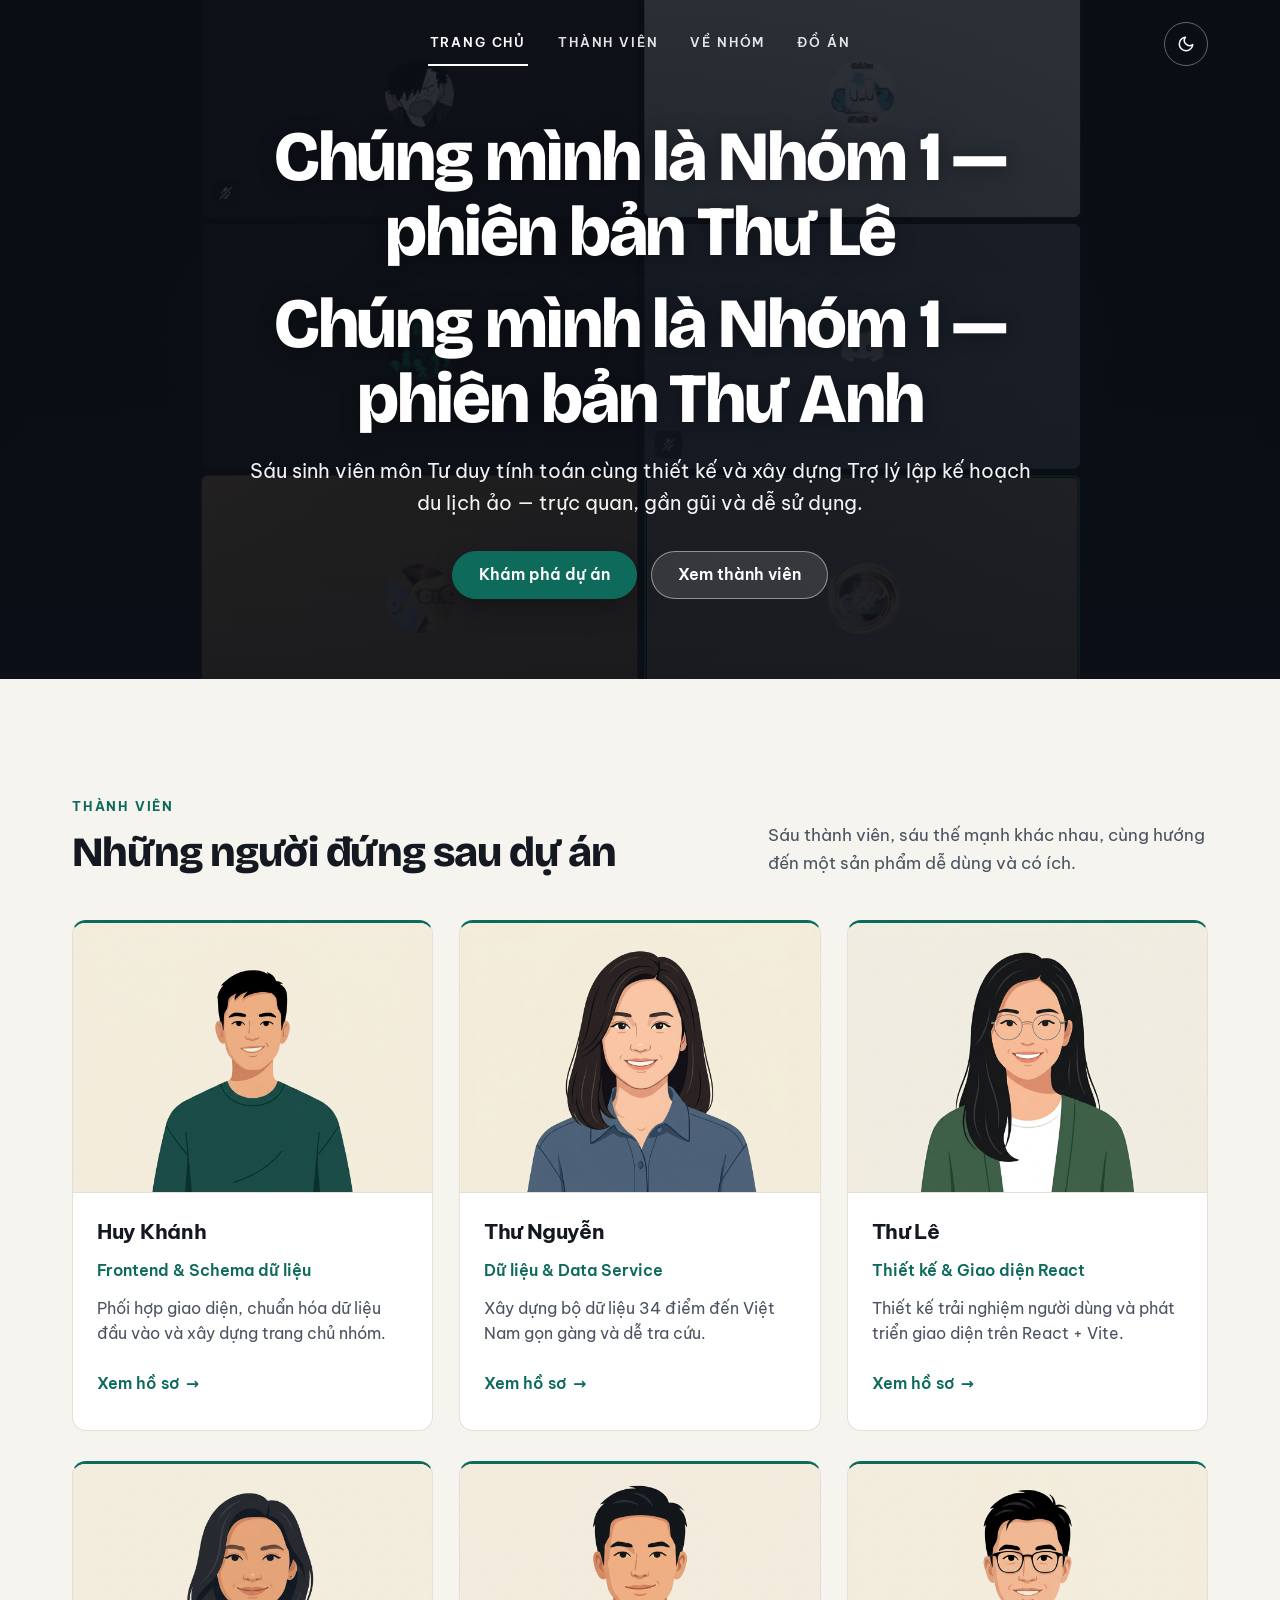
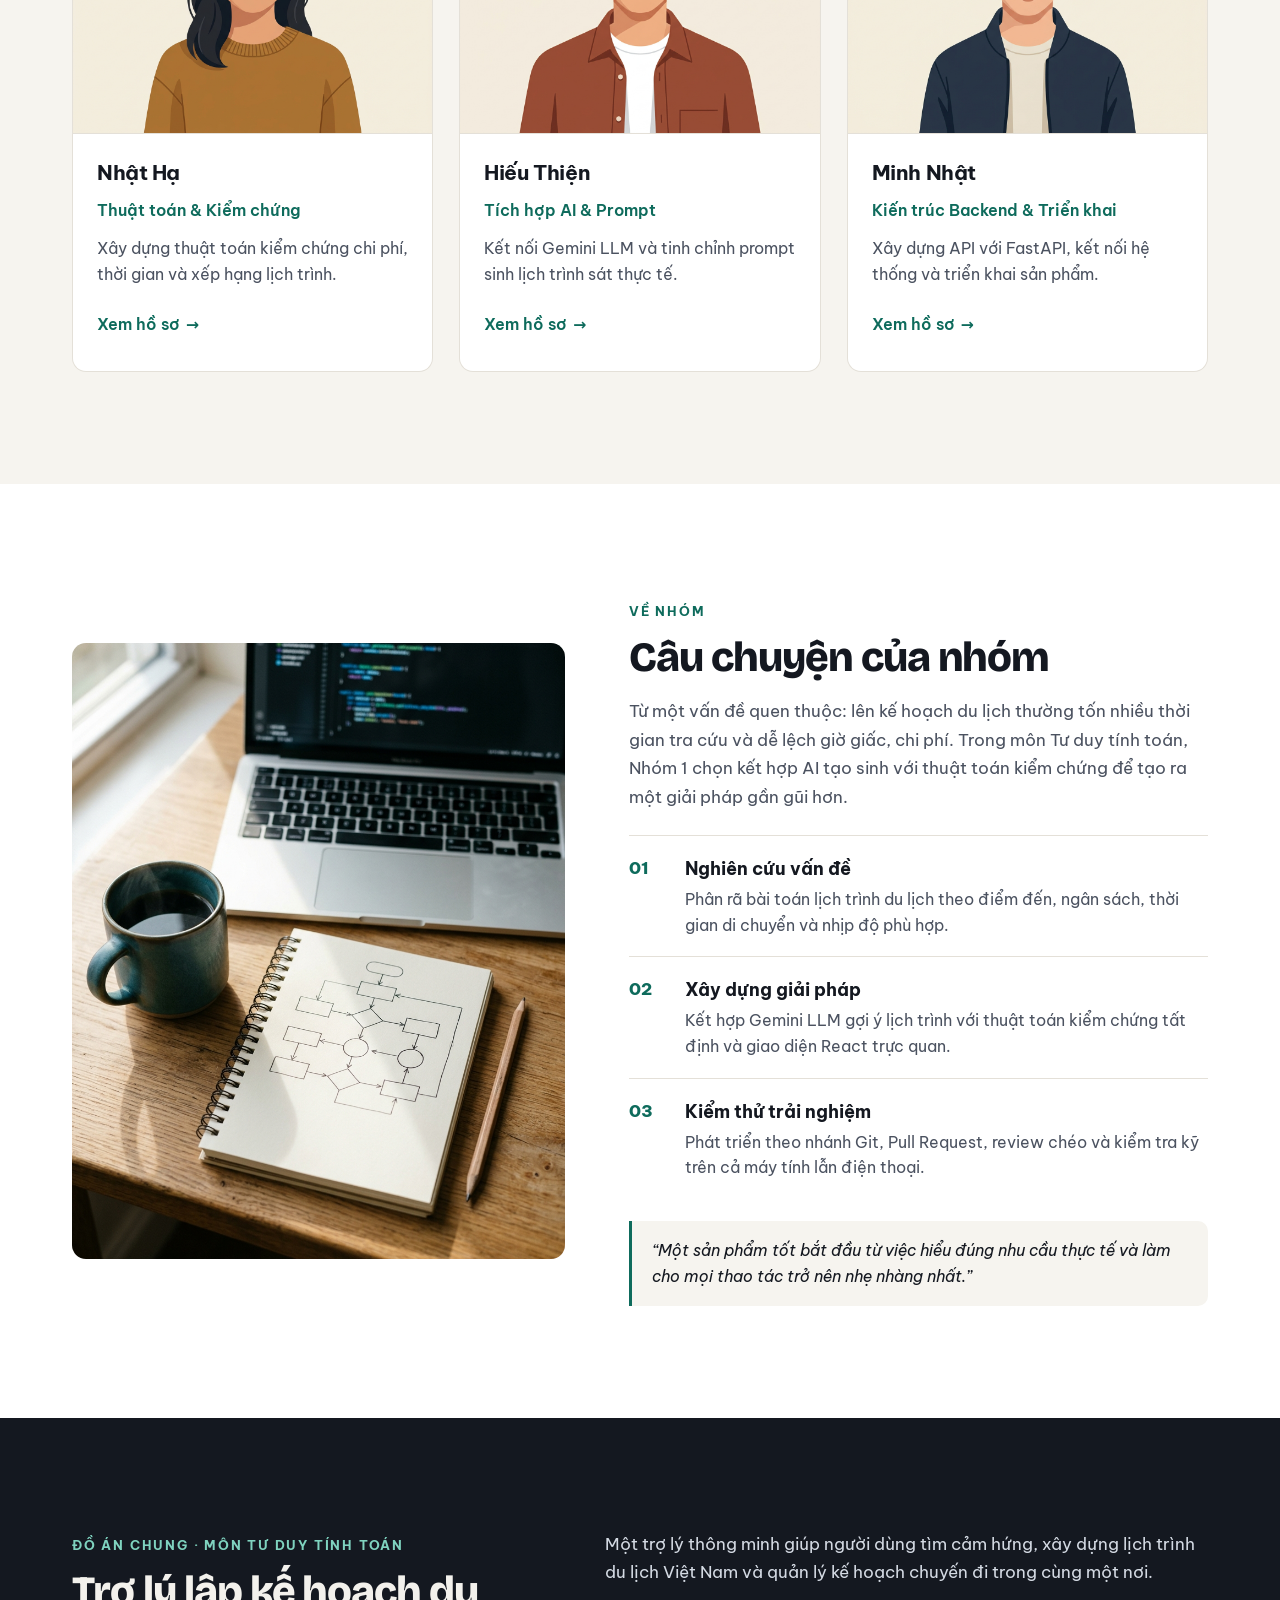
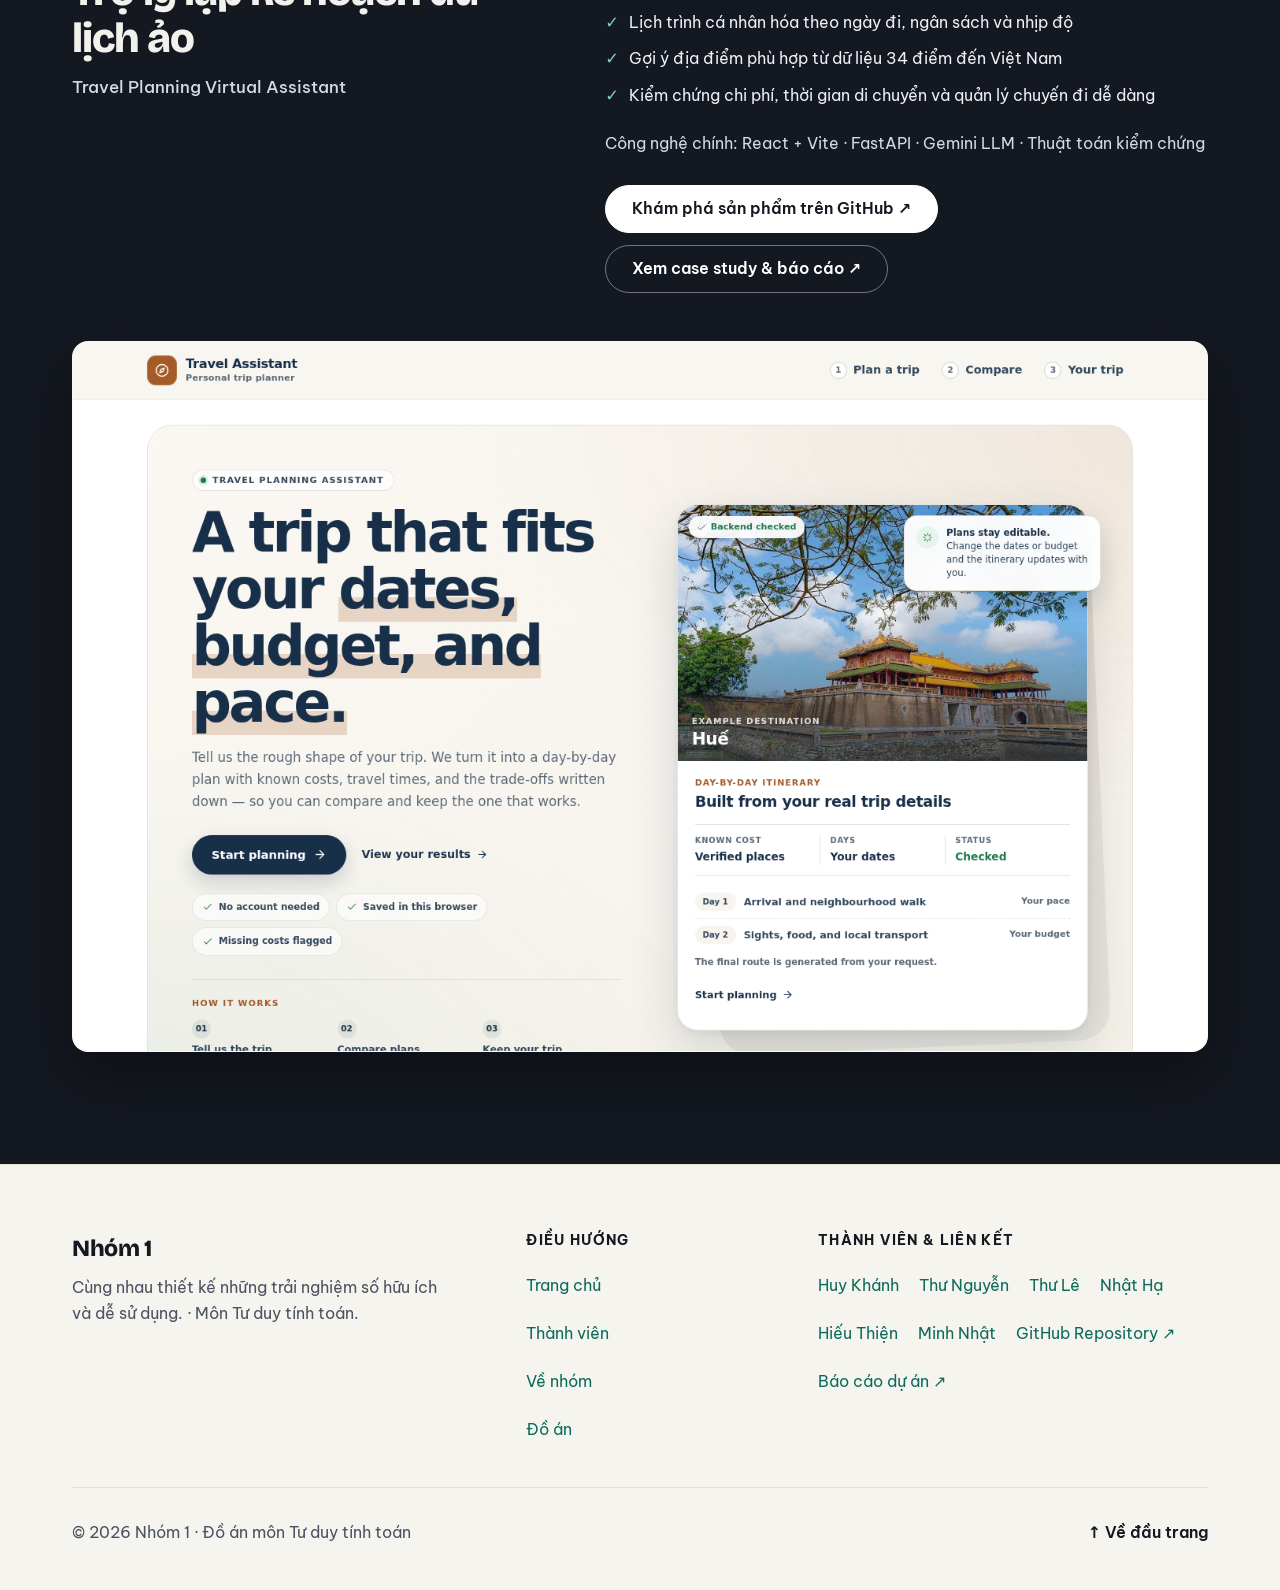
<file: index.html>
<!DOCTYPE html>
<html lang="vi">
<head>
  <meta charset="UTF-8">
  <meta name="viewport" content="width=device-width, initial-scale=1.0">
  <title>Nhóm 1 - Tư duy tính toán &amp; Trợ lý lập kế hoạch du lịch ảo</title>
  <script>(function(){try{var t=localStorage.getItem('nhom1-theme')||(window.matchMedia&&window.matchMedia('(prefers-color-scheme: dark)').matches?'dark':'light');document.documentElement.dataset.theme=t;}catch(e){}})();</script>
  <link rel="stylesheet" href="assets/style.css">
  <script src="assets/theme.js" defer></script>
</head>
<body>
  <header class="site-header site-header--hero">
    <div class="container">
      <nav class="site-nav site-nav--centered" aria-label="Điều hướng chính">
        <ul class="nav-links">
          <li><a class="active" href="#trang-chu">Trang chủ</a></li>
          <li><a href="#thanh-vien">Thành viên</a></li>
          <li><a href="#ve-nhom">Về nhóm</a></li>
          <li><a href="#do-an">Đồ án</a></li>
        </ul>
        <button type="button" class="theme-toggle" data-theme-toggle aria-label="Chuyển giao diện sáng tối" aria-pressed="false" title="Chuyển sang chế độ tối">
          <svg class="icon-moon" width="18" height="18" viewBox="0 0 24 24" fill="none" stroke="currentColor" stroke-width="2" stroke-linecap="round" stroke-linejoin="round" aria-hidden="true"><path d="M21 12.79A9 9 0 1 1 11.21 3 7 7 0 0 0 21 12.79z"/></svg>
          <svg class="icon-sun" width="18" height="18" viewBox="0 0 24 24" fill="none" stroke="currentColor" stroke-width="2" stroke-linecap="round" stroke-linejoin="round" aria-hidden="true"><circle cx="12" cy="12" r="4"/><path d="M12 2v2M12 20v2M4.93 4.93l1.41 1.41M17.66 17.66l1.41 1.41M2 12h2M20 12h2M6.34 17.66l-1.41 1.41M19.07 4.93l-1.41 1.41"/></svg>
        </button>
      </nav>
    </div>
  </header>

  <main>
    <!-- 1. Phần mở đầu -->
    <section class="hero-cover" id="trang-chu">
      <img class="hero-bg" src="assets/images/group-hero.png" alt="Ảnh họp nhóm của sáu thành viên Nhóm 1">
      <div class="hero-content">
        <h1 id="site-title">Chúng mình là Nhóm 1 — phiên bản Thư Lê </h1>
        <h1 id="site-title">Chúng mình là Nhóm 1 — phiên bản Thư Anh</h1>
        <p class="hero-lead">
          Sáu sinh viên môn Tư duy tính toán cùng thiết kế và xây dựng Trợ lý lập kế hoạch du lịch ảo &mdash; trực quan, gần gũi và dễ sử dụng.
        </p>
        <div class="hero-actions">
          <a class="btn btn-hero-primary" href="#do-an">Khám phá dự án</a>
          <a class="btn btn-hero-ghost" href="#thanh-vien">Xem thành viên</a>
        </div>
      </div>
    </section>

    <!-- 2. Những người đứng sau dự án (3 cột x 2 hàng, một màu nhấn thống nhất) -->
    <section class="section" id="thanh-vien">
      <div class="container">
        <div class="members-head">
          <div>
            <span class="eyebrow">Thành viên</span>
            <h2>Những người đứng sau dự án</h2>
          </div>
          <p>Sáu thành viên, sáu thế mạnh khác nhau, cùng hướng đến một sản phẩm dễ dùng và có ích.</p>
        </div>

        <div class="member-grid">
          <article class="member-card">
            <div class="member-photo">
              <img src="assets/images/members/khanh.jpg" alt="Huy Khánh">
            </div>
            <div class="member-body">
              <h3>Huy Khánh</h3>
              <p class="member-role">Frontend &amp; Schema dữ liệu</p>
              <p class="member-desc">Phối hợp giao diện, chuẩn hóa dữ liệu đầu vào và xây dựng trang chủ nhóm.</p>
              <a class="btn-more" href="members/khanh.html">Xem hồ sơ <span class="arrow" aria-hidden="true">&rarr;</span></a>
            </div>
          </article>

          <article class="member-card">
            <div class="member-photo">
              <img src="assets/images/members/thu-nguyen.jpg" alt="Thư Nguyễn">
            </div>
            <div class="member-body">
              <h3>Thư Nguyễn</h3>
              <p class="member-role">Dữ liệu &amp; Data Service</p>
              <p class="member-desc">Xây dựng bộ dữ liệu 34 điểm đến Việt Nam gọn gàng và dễ tra cứu.</p>
              <a class="btn-more" href="members/thu-anh.html">Xem hồ sơ <span class="arrow" aria-hidden="true">&rarr;</span></a>
            </div>
          </article>

          <article class="member-card">
            <div class="member-photo">
              <img src="assets/images/members/thu-le.jpg" alt="Thư Lê">
            </div>
            <div class="member-body">
              <h3>Thư Lê</h3>
              <p class="member-role">Thiết kế &amp; Giao diện React</p>
              <p class="member-desc">Thiết kế trải nghiệm người dùng và phát triển giao diện trên React + Vite.</p>
              <a class="btn-more" href="members/thu-le.html">Xem hồ sơ <span class="arrow" aria-hidden="true">&rarr;</span></a>
            </div>
          </article>

          <article class="member-card">
            <div class="member-photo">
              <img src="assets/images/members/nhat-ha.jpg" alt="Nhật Hạ">
            </div>
            <div class="member-body">
              <h3>Nhật Hạ</h3>
              <p class="member-role">Thuật toán &amp; Kiểm chứng</p>
              <p class="member-desc">Xây dựng thuật toán kiểm chứng chi phí, thời gian và xếp hạng lịch trình.</p>
              <a class="btn-more" href="members/sand.html">Xem hồ sơ <span class="arrow" aria-hidden="true">&rarr;</span></a>
            </div>
          </article>

          <article class="member-card">
            <div class="member-photo">
              <img src="assets/images/members/hieu-thien.jpg" alt="Hiếu Thiện">
            </div>
            <div class="member-body">
              <h3>Hiếu Thiện</h3>
              <p class="member-role">Tích hợp AI &amp; Prompt</p>
              <p class="member-desc">Kết nối Gemini LLM và tinh chỉnh prompt sinh lịch trình sát thực tế.</p>
              <a class="btn-more" href="members/thien.html">Xem hồ sơ <span class="arrow" aria-hidden="true">&rarr;</span></a>
            </div>
          </article>

          <article class="member-card">
            <div class="member-photo">
              <img src="assets/images/members/minh-nhat.jpg" alt="Minh Nhật">
            </div>
            <div class="member-body">
              <h3>Minh Nhật</h3>
              <p class="member-role">Kiến trúc Backend &amp; Triển khai</p>
              <p class="member-desc">Xây dựng API với FastAPI, kết nối hệ thống và triển khai sản phẩm.</p>
              <a class="btn-more" href="members/zt.html">Xem hồ sơ <span class="arrow" aria-hidden="true">&rarr;</span></a>
            </div>
          </article>
        </div>
      </div>
    </section>

    <!-- 3. Câu chuyện của nhóm -->
    <section class="section band-white" id="ve-nhom">
      <div class="container about">
        <figure class="frame about-photo">
          <img src="assets/images/about-desk.jpg" alt="Góc bàn học và sổ phác thảo lưu đồ của Nhóm 1">
        </figure>
        <div>
          <span class="eyebrow">Về nhóm</span>
          <h2>Câu chuyện của nhóm</h2>
          <p class="story-lead">
            Từ một vấn đề quen thuộc: lên kế hoạch du lịch thường tốn nhiều thời gian tra cứu và dễ lệch giờ giấc, chi phí.
            Trong môn Tư duy tính toán, Nhóm 1 chọn kết hợp AI tạo sinh với thuật toán kiểm chứng để tạo ra một giải pháp gần gũi hơn.
          </p>
          <ol class="about-list">
            <li>
              <span class="num">01</span>
              <div>
                <h3>Nghiên cứu vấn đề</h3>
                <p>Phân rã bài toán lịch trình du lịch theo điểm đến, ngân sách, thời gian di chuyển và nhịp độ phù hợp.</p>
              </div>
            </li>
            <li>
              <span class="num">02</span>
              <div>
                <h3>Xây dựng giải pháp</h3>
                <p>Kết hợp Gemini LLM gợi ý lịch trình với thuật toán kiểm chứng tất định và giao diện React trực quan.</p>
              </div>
            </li>
            <li>
              <span class="num">03</span>
              <div>
                <h3>Kiểm thử trải nghiệm</h3>
                <p>Phát triển theo nhánh Git, Pull Request, review chéo và kiểm tra kỹ trên cả máy tính lẫn điện thoại.</p>
              </div>
            </li>
          </ol>
          <blockquote class="team-quote">
            &ldquo;Một sản phẩm tốt bắt đầu từ việc hiểu đúng nhu cầu thực tế và làm cho mọi thao tác trở nên nhẹ nhàng nhất.&rdquo;
          </blockquote>
        </div>
      </div>
    </section>

    <!-- 4. Đồ án chung (nền tối tương phản) -->
    <section class="section band-ink" id="do-an">
      <div class="container">
        <div class="project-top">
          <div>
            <span class="eyebrow">Đồ án chung &middot; Môn Tư duy tính toán</span>
            <h2>Trợ lý lập kế hoạch du lịch ảo</h2>
            <p class="project-en">Travel Planning Virtual Assistant</p>
          </div>
          <div>
            <p class="project-summary">
              Một trợ lý thông minh giúp người dùng tìm cảm hứng, xây dựng lịch trình du lịch Việt Nam và quản lý kế hoạch chuyến đi trong cùng một nơi.
            </p>
            <ul class="project-benefits">
              <li>Lịch trình cá nhân hóa theo ngày đi, ngân sách và nhịp độ</li>
              <li>Gợi ý địa điểm phù hợp từ dữ liệu 34 điểm đến Việt Nam</li>
              <li>Kiểm chứng chi phí, thời gian di chuyển và quản lý chuyến đi dễ dàng</li>
            </ul>
            <p class="project-tech">
              Công nghệ chính: React + Vite &middot; FastAPI &middot; Gemini LLM &middot; Thuật toán kiểm chứng
            </p>
            <div class="project-actions">
              <a class="btn btn-light" href="https://github.com/Zoto1/TDTT-miniprj" target="_blank" rel="noopener noreferrer">Khám phá sản phẩm trên GitHub &#8599;</a>
              <a class="btn btn-ghost-dark" href="https://github.com/Zoto1/TDTT-miniprj/blob/main/docs/REPORT.md" target="_blank" rel="noopener noreferrer">Xem case study &amp; báo cáo &#8599;</a>
            </div>
          </div>
        </div>

        <figure class="frame project-showcase">
          <img src="assets/images/project-travel-welcome.png" alt="Giao diện chính của Trợ lý lập kế hoạch du lịch ảo (Travel Planning Virtual Assistant)">
        </figure>
      </div>
    </section>
  </main>

  <!-- 5. Cuối trang -->
  <footer class="site-footer">
    <div class="container">
      <div class="footer-grid">
        <div class="footer-brand">
          <strong>Nhóm 1</strong>
          <p>Cùng nhau thiết kế những trải nghiệm số hữu ích và dễ sử dụng. &middot; Môn Tư duy tính toán.</p>
        </div>

        <div class="footer-col">
          <span class="footer-heading">Điều hướng</span>
          <ul class="footer-nav">
            <li><a href="#trang-chu">Trang chủ</a></li>
            <li><a href="#thanh-vien">Thành viên</a></li>
            <li><a href="#ve-nhom">Về nhóm</a></li>
            <li><a href="#do-an">Đồ án</a></li>
          </ul>
        </div>

        <div class="footer-col">
          <span class="footer-heading">Thành viên &amp; Liên kết</span>
          <div class="footer-member-links">
            <a href="members/khanh.html">Huy Khánh</a>
            <a href="members/thu-anh.html">Thư Nguyễn</a>
            <a href="members/thu-le.html">Thư Lê</a>
            <a href="members/sand.html">Nhật Hạ</a>
            <a href="members/thien.html">Hiếu Thiện</a>
            <a href="members/zt.html">Minh Nhật</a>
            <a href="https://github.com/Zoto1/TDTT-miniprj" target="_blank" rel="noopener noreferrer">GitHub Repository &#8599;</a>
            <a href="https://github.com/Zoto1/TDTT-miniprj/blob/main/docs/REPORT.md" target="_blank" rel="noopener noreferrer">Báo cáo dự án &#8599;</a>
          </div>
        </div>
      </div>

      <div class="footer-bottom">
        <span>&copy; 2026 Nhóm 1 &middot; Đồ án môn Tư duy tính toán</span>
        <a class="back-to-top" href="#trang-chu">&uarr; Về đầu trang</a>
      </div>
    </div>
  </footer>
</body>
</html>
</file>
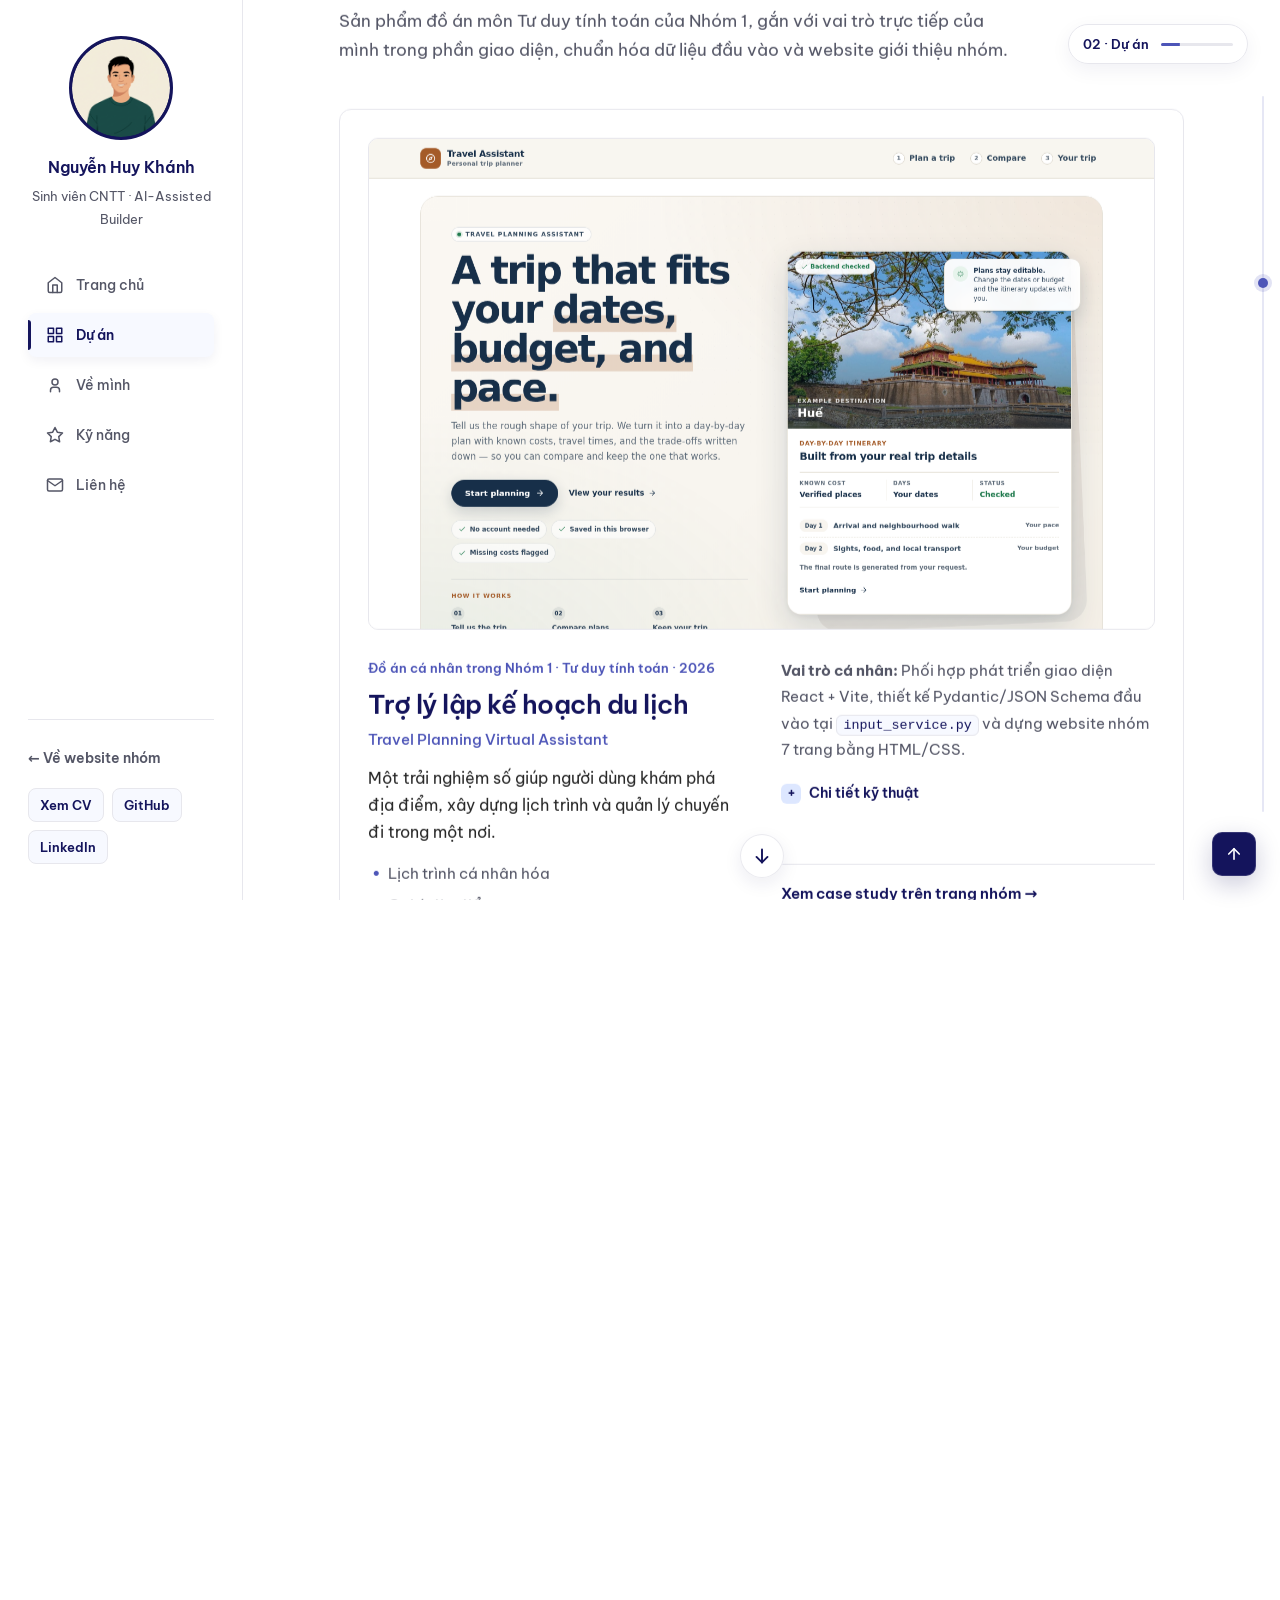
<file: members/khanh.html>
<!DOCTYPE html>
<html lang="vi">
<head>
  <meta charset="UTF-8">
  <meta name="viewport" content="width=device-width, initial-scale=1.0">
  <title>Nguyễn Huy Khánh - Portfolio Cá Nhân</title>
  <link rel="icon" type="image/svg+xml" href="data:image/svg+xml,%3Csvg xmlns='http://www.w3.org/2000/svg' viewBox='0 0 32 32'%3E%3Crect width='32' height='32' rx='8' fill='%2314145c'/%3E%3Ctext x='16' y='22' text-anchor='middle' font-family='sans-serif' font-size='18' font-weight='700' fill='%23ffffff'%3EK%3C/text%3E%3C/svg%3E">
  <link rel="stylesheet" href="../assets/khanh.css">
  <script src="../assets/khanh.js" defer></script>
</head>
<body>
  <!-- Thanh điều hướng trên điện thoại -->
  <header class="mobile-topbar">
    <a class="mobile-brand" href="#gioi-thieu">
      <img src="../assets/images/members/khanh.jpg" alt="Huy Khánh">
      <span>Huy Khánh</span>
    </a>
    <div class="mobile-topbar-actions">
      <a class="mobile-contact-btn" href="#lien-he">Liên hệ</a>
      <button type="button" class="menu-toggle" data-menu-toggle aria-expanded="false" aria-controls="mobile-nav">
        <svg width="18" height="18" viewBox="0 0 24 24" fill="none" stroke="currentColor" stroke-width="2" stroke-linecap="round" aria-hidden="true"><path d="M3 6h18M3 12h18M3 18h18"/></svg>
        <span>Menu</span>
      </button>
    </div>
  </header>

  <div class="mobile-drawer" id="mobile-nav" data-mobile-drawer>
    <ul class="side-nav">
      <li><a class="active" href="#gioi-thieu" data-nav-link>Trang chủ</a></li>
      <li><a href="#du-an" data-nav-link>Dự án</a></li>
      <li><a href="#ve-minh" data-nav-link>Về mình</a></li>
      <li><a href="#ky-nang" data-nav-link>Kỹ năng</a></li>
      <li><a href="#lien-he" data-nav-link>Liên hệ</a></li>
    </ul>
    <div class="sidebar-bottom" style="margin-top:16px;">
      <a class="sidebar-back" href="../index.html">&larr; Về website nhóm</a>
      <div class="sidebar-links">
        <a class="sidebar-chip" href="../assets/docs/CV_NguyenHuyKhanh.pdf" target="_blank" rel="noopener noreferrer">Xem CV</a>
      </div>
    </div>
  </div>

  <div class="layout">
    <!-- Menu dọc bên trái cố định -->
    <aside class="sidebar" aria-label="Điều hướng portfolio">
      <div>
        <div class="sidebar-profile">
          <div class="sidebar-avatar">
            <img src="../assets/images/members/khanh.jpg" alt="Ảnh đại diện Nguyễn Huy Khánh">
          </div>
          <p class="sidebar-name">Nguyễn Huy Khánh</p>
          <p class="sidebar-role">Sinh viên CNTT &middot; AI-Assisted Builder</p>
        </div>

        <nav aria-label="Mục chính">
          <ul class="side-nav">
            <li>
              <a class="active" href="#gioi-thieu" data-nav-link>
                <svg width="18" height="18" viewBox="0 0 24 24" fill="none" stroke="currentColor" stroke-width="2" stroke-linecap="round" stroke-linejoin="round" aria-hidden="true"><path d="M3 9l9-7 9 7v11a2 2 0 0 1-2 2H5a2 2 0 0 1-2-2z"/><polyline points="9 22 9 12 15 12 15 22"/></svg>
                <span>Trang chủ</span>
              </a>
            </li>
            <li>
              <a href="#du-an" data-nav-link>
                <svg width="18" height="18" viewBox="0 0 24 24" fill="none" stroke="currentColor" stroke-width="2" stroke-linecap="round" stroke-linejoin="round" aria-hidden="true"><rect x="3" y="3" width="7" height="7"/><rect x="14" y="3" width="7" height="7"/><rect x="14" y="14" width="7" height="7"/><rect x="3" y="14" width="7" height="7"/></svg>
                <span>Dự án</span>
              </a>
            </li>
            <li>
              <a href="#ve-minh" data-nav-link>
                <svg width="18" height="18" viewBox="0 0 24 24" fill="none" stroke="currentColor" stroke-width="2" stroke-linecap="round" stroke-linejoin="round" aria-hidden="true"><circle cx="12" cy="8" r="4"/><path d="M6 21v-2a4 4 0 0 1 4-4h4a4 4 0 0 1 4 4v2"/></svg>
                <span>Về mình</span>
              </a>
            </li>
            <li>
              <a href="#ky-nang" data-nav-link>
                <svg width="18" height="18" viewBox="0 0 24 24" fill="none" stroke="currentColor" stroke-width="2" stroke-linecap="round" stroke-linejoin="round" aria-hidden="true"><polygon points="12 2 15.09 8.26 22 9.27 17 14.14 18.18 21.02 12 17.77 5.82 21.02 7 14.14 2 9.27 8.91 8.26 12 2"/></svg>
                <span>Kỹ năng</span>
              </a>
            </li>
            <li>
              <a href="#lien-he" data-nav-link>
                <svg width="18" height="18" viewBox="0 0 24 24" fill="none" stroke="currentColor" stroke-width="2" stroke-linecap="round" stroke-linejoin="round" aria-hidden="true"><path d="M4 4h16c1.1 0 2 .9 2 2v12c0 1.1-.9 2-2 2H4c-1.1 0-2-.9-2-2V6c0-1.1.9-2 2-2z"/><polyline points="22,6 12,13 2,6"/></svg>
                <span>Liên hệ</span>
              </a>
            </li>
          </ul>
        </nav>
      </div>

      <div class="sidebar-bottom">
        <a class="sidebar-back" href="../index.html">&larr; Về website nhóm</a>
        <div class="sidebar-links">
          <a class="sidebar-chip" href="../assets/docs/CV_NguyenHuyKhanh.pdf" target="_blank" rel="noopener noreferrer">Xem CV</a>
          <a class="sidebar-chip" href="https://github.com/DrakyNeUwU" target="_blank" rel="noopener noreferrer">GitHub</a>
          <a class="sidebar-chip" href="https://www.linkedin.com/in/huy-kh%C3%A1nh-nguy%E1%BB%85n-7a3a803b2/" target="_blank" rel="noopener noreferrer">LinkedIn</a>
        </div>
      </div>
    </aside>

    <!-- Nội dung chính: Đường ray cuộn + Sân khấu cố định (Desktop >= 960px) -->
    <main class="main-content">
      <div class="scroll-track" id="scroll-track" aria-hidden="true"></div>

      <div class="stage-viewport" data-stage-viewport>
        <div class="stage-hud" data-stage-hud aria-live="polite">
          <span class="stage-hud-label" data-stage-label>01 &middot; Trang chủ</span>
          <span class="stage-hud-bar" aria-hidden="true">
            <span class="stage-hud-fill" data-stage-fill></span>
          </span>
        </div>

        <div class="stage-rail" aria-hidden="true">
          <span class="stage-dot" data-stage-dot></span>
        </div>

        <button type="button" class="stage-scroll-arrow is-visible" data-stage-next aria-label="Cuộn xuống mục tiếp theo" title="Mục tiếp theo">
          <svg width="22" height="22" viewBox="0 0 24 24" fill="none" stroke="currentColor" stroke-width="2.1" stroke-linecap="round" stroke-linejoin="round" aria-hidden="true">
            <path d="M12 5v14"/>
            <polyline points="6 13 12 19 18 13"/>
          </svg>
        </button>

        <!-- Layer 1: Trang chủ / Hero -->
        <section class="stage-layer hero-section" id="gioi-thieu" data-stage-layer data-label="01 · Trang chủ">
          <div class="stage-layer-inner">
            <div class="hero-stage">
              <div class="hero-accent-box" aria-hidden="true"></div>

              <div class="code-lines">
                <div class="code-line">
                  <span class="line-num">01</span>
                  <h1 class="hero-display"><span class="angle">&lt;</span> Xin chào, mình là <span class="highlight">Huy Khánh.</span> <span class="angle">&gt;</span></h1>
                </div>
                <div class="code-line">
                  <span class="line-num">02</span>
                  <p class="hero-display"><span class="angle">&lt;</span> <span class="highlight">HCMUS Student.</span> <span class="angle">&gt;</span></p>
                </div>
              </div>

              <p class="hero-tagline">
                Mình quan tâm đến AI, vibe coding và quy trình từ đặc tả rõ ràng đến sản phẩm thực tế dễ dùng.
              </p>
            </div>

            <div class="hero-bottom-band" aria-hidden="true"></div>
          </div>
        </section>

        <!-- Layer 2: Dự án nhóm -->
        <section class="stage-layer content-section" id="du-an" data-stage-layer data-label="02 · Dự án">
          <div class="stage-layer-inner">
            <div class="page-wrap">
              <span class="section-kicker">Dự án nhóm</span>
              <h2 class="section-heading">Dự án nhóm mình đang nghiên cứu và xây dựng</h2>
              <p class="section-intro">
                Sản phẩm đồ án môn Tư duy tính toán của Nhóm 1, gắn với vai trò trực tiếp của mình trong phần giao diện, chuẩn hóa dữ liệu đầu vào và website giới thiệu nhóm.
              </p>

              <!-- Featured Case Study #1 (Full-width large showcase) -->
              <article class="project-showcase-card">
                <div class="project-shot-large">
                  <img src="../assets/images/project-travel-welcome.png" alt="Giao diện ứng dụng Trợ lý lập kế hoạch du lịch (Travel Planning Virtual Assistant)">
                </div>
                <div class="project-showcase-grid">
                  <div>
                    <div class="project-meta-row">
                      <span class="project-meta">Đồ án cá nhân trong Nhóm 1 &middot; Tư duy tính toán &middot; 2026</span>
                    </div>
                    <h3 class="project-title">Trợ lý lập kế hoạch du lịch</h3>
                    <p class="project-en-sub">Travel Planning Virtual Assistant</p>
                    <p class="project-desc">
                      Một trải nghiệm số giúp người dùng khám phá địa điểm, xây dựng lịch trình và quản lý chuyến đi trong một nơi.
                    </p>
                    <ul class="project-highlights">
                      <li>Lịch trình cá nhân hóa</li>
                      <li>Gợi ý địa điểm</li>
                      <li>Quản lý chuyến đi</li>
                    </ul>
                  </div>
                  <div class="project-showcase-side">
                    <p class="project-role">
                      <strong>Vai trò cá nhân:</strong> Phối hợp phát triển giao diện React + Vite, thiết kế Pydantic/JSON Schema đầu vào tại <code>input_service.py</code> và dựng website nhóm 7 trang bằng HTML/CSS.
                    </p>
                    <details class="project-details">
                      <summary>Chi tiết kỹ thuật</summary>
                      <div class="details-body">
                        <ul class="tag-row">
                          <li class="tag">React + Vite</li>
                          <li class="tag">Pydantic Schema</li>
                          <li class="tag">JSON Schema</li>
                          <li class="tag">HTML5 / CSS3</li>
                        </ul>
                        <p>Chuẩn hóa luồng nhập liệu có kiểm chứng ngân sách/thời gian và điều phối quy trình Pull Request, review chéo trên GitHub.</p>
                      </div>
                    </details>
                    <div class="project-links">
                      <a class="link-primary-arrow" href="../index.html#do-an">Xem case study trên trang nhóm &rarr;</a>
                      <a href="https://github.com/Zoto1/TDTT-miniprj" target="_blank" rel="noopener noreferrer">GitHub Repo &#8599;</a>
                    </div>
                  </div>
                </div>
              </article>
            </div>
          </div>
        </section>

        <!-- Layer 3: Về mình -->
        <section class="stage-layer content-section" id="ve-minh" data-stage-layer data-label="03 · Về mình">
          <div class="stage-layer-inner">
            <div class="page-wrap">
              <span class="section-kicker">Về mình</span>
              <h2 class="section-heading">Cách mình học và làm sản phẩm</h2>

              <blockquote class="about-story">
                Chào bạn, mình là Khánh &mdash; sinh viên năm hai ngành Công nghệ Thông tin tại HCMUS.
                Mình rất hứng thú với AI và vibe coding, và mình tin cách học hiệu quả nhất là tự tay làm ra một thứ gì đó thật sự hữu ích.
                Khi gặp một bài toán mang lại giá trị thực tế, mình sẵn sàng ngồi hàng giờ để làm cho tới nơi tới chốn.
              </blockquote>
            </div>
          </div>
        </section>

        <!-- Layer 4: Kỹ năng -->
        <section class="stage-layer content-section" id="ky-nang" data-stage-layer data-label="04 · Kỹ năng">
          <div class="stage-layer-inner">
            <div class="page-wrap">
              <span class="section-kicker">Kỹ năng</span>
              <h2 class="section-heading">Năng lực chính &amp; công cụ sử dụng</h2>
              <p class="section-intro">
                Tập trung vào những kỹ năng đã trực tiếp rèn luyện qua môn học tại HCMUS và áp dụng trên sản phẩm thực tế.
              </p>

              <div class="skills-columns">
                <div class="skill-group">
                  <h3>Xây dựng &amp; Dữ liệu</h3>
                  <ul>
                    <li>
                      <strong>HTML5 &amp; CSS3</strong>
                      <span>Dựng website nhóm 7 trang responsive không dùng framework.</span>
                    </li>
                    <li>
                      <strong>C++, Python &amp; SQL</strong>
                      <span>Nền tảng HCMUS; viết Pydantic schema và chuẩn hóa dữ liệu đầu vào.</span>
                    </li>
                    <li>
                      <strong>Responsive Layout</strong>
                      <span>Tổ chức giao diện đọc rõ ràng trên cả máy tính và điện thoại.</span>
                    </li>
                  </ul>
                </div>

                <div class="skill-group">
                  <h3>AI &amp; Quy trình phát triển</h3>
                  <ul>
                    <li>
                      <strong>Prompt Engineering</strong>
                      <span>Thiết kế prompt có cấu trúc để kiểm soát đầu ra ổn định.</span>
                    </li>
                    <li>
                      <strong>Spec-Driven Prototyping</strong>
                      <span>Viết đặc tả rõ ràng để điều phối AI coding agents trong quá trình dựng nguyên mẫu sản phẩm.</span>
                    </li>
                    <li>
                      <strong>Git &amp; GitHub Workflow</strong>
                      <span>Feature branch, Pull Request, review chéo và xử lý conflict.</span>
                    </li>
                  </ul>
                </div>

                <div class="skill-group">
                  <h3>Công cụ &amp; Quản trị</h3>
                  <ul>
                    <li>
                      <strong>VS Code &amp; Linux CLI</strong>
                      <span>Môi trường lập trình và vận hành triển khai hằng ngày.</span>
                    </li>
                    <li>
                      <strong>Power BI</strong>
                      <span>Trực quan hóa và tổng hợp số liệu theo biểu đồ rõ ràng.</span>
                    </li>
                    <li>
                      <strong>Project Management</strong>
                      <span>Chứng chỉ Google Project Management &amp; kỹ năng làm việc nhóm.</span>
                    </li>
                  </ul>
                </div>
              </div>
            </div>
          </div>
        </section>

        <!-- Layer 5: Liên hệ & Cuối trang -->
        <section class="stage-layer content-section" id="lien-he" data-stage-layer data-label="05 · Liên hệ">
          <div class="stage-layer-inner">
            <div class="page-wrap">
              <span class="section-kicker">Liên hệ</span>
              <h2 class="section-heading">Kết nối với mình</h2>
              <p class="section-intro">
                Bạn có thể xem nhanh CV hoặc trao đổi trực tiếp qua các kênh cá nhân dưới đây.
              </p>

              <div class="contact-grid">
                <a class="contact-item" href="mailto:nguyenhuykhanh031007@gmail.com">
                  <span class="contact-label">Email</span>
                  <span class="contact-value">nguyenhuykhanh031007@gmail.com</span>
                </a>
                <a class="contact-item" href="https://github.com/DrakyNeUwU" target="_blank" rel="noopener noreferrer">
                  <span class="contact-label">GitHub cá nhân</span>
                  <span class="contact-value">github.com/DrakyNeUwU &#8599;</span>
                </a>
                <a class="contact-item" href="https://www.linkedin.com/in/huy-kh%C3%A1nh-nguy%E1%BB%85n-7a3a803b2/" target="_blank" rel="noopener noreferrer">
                  <span class="contact-label">LinkedIn</span>
                  <span class="contact-value">Huy Khánh Nguyễn &#8599;</span>
                </a>
                <a class="contact-item" href="../assets/docs/CV_NguyenHuyKhanh.pdf" target="_blank" rel="noopener noreferrer">
                  <span class="contact-label">Hồ sơ</span>
                  <span class="contact-value">Xem CV (PDF) &rarr;</span>
                </a>
              </div>

              <div class="contact-secondary">
                <span>Liên kết khác:</span>
                <a href="https://github.com/Zoto1/TDTT-miniprj" target="_blank" rel="noopener noreferrer">Kho đồ án nhóm (Zoto1/TDTT-miniprj) &#8599;</a>
                <span aria-hidden="true">&middot;</span>
                <a href="https://github.com/TPVA2026/Project_Travel_VA" target="_blank" rel="noopener noreferrer">Đồ án Travel VA (TPVA2026/Project_Travel_VA) &#8599;</a>
              </div>

              <nav class="member-pager" aria-label="Điều hướng giữa các thành viên">
                <a class="pager-link" href="zt.html">&larr; Minh Nhật</a>
                <a class="pager-link pager-center" href="../index.html">&larr; Về website nhóm</a>
                <a class="pager-link pager-link--next" href="thu-anh.html">Thư Nguyễn &rarr;</a>
              </nav>

              <div class="member-footer-links">
                <span>Thành viên Nhóm 1:</span>
                <a href="khanh.html">Huy Khánh</a>
                <a href="thu-anh.html">Thư Nguyễn</a>
                <a href="thu-le.html">Thư Lê</a>
                <a href="sand.html">Nhật Hạ</a>
                <a href="thien.html">Hiếu Thiện</a>
                <a href="zt.html">Minh Nhật</a>
              </div>
            </div>
          </div>
        </section>
      </div>
    </main>
  </div>

  <button type="button" class="scroll-top-btn" data-scroll-top aria-label="Lên đầu trang" title="Lên đầu trang">
    <svg width="18" height="18" viewBox="0 0 24 24" fill="none" stroke="currentColor" stroke-width="2.2" stroke-linecap="round" stroke-linejoin="round" aria-hidden="true"><path d="M12 19V5"/><polyline points="5 12 12 5 19 12"/></svg>
  </button>
</body>
</html>
</file>
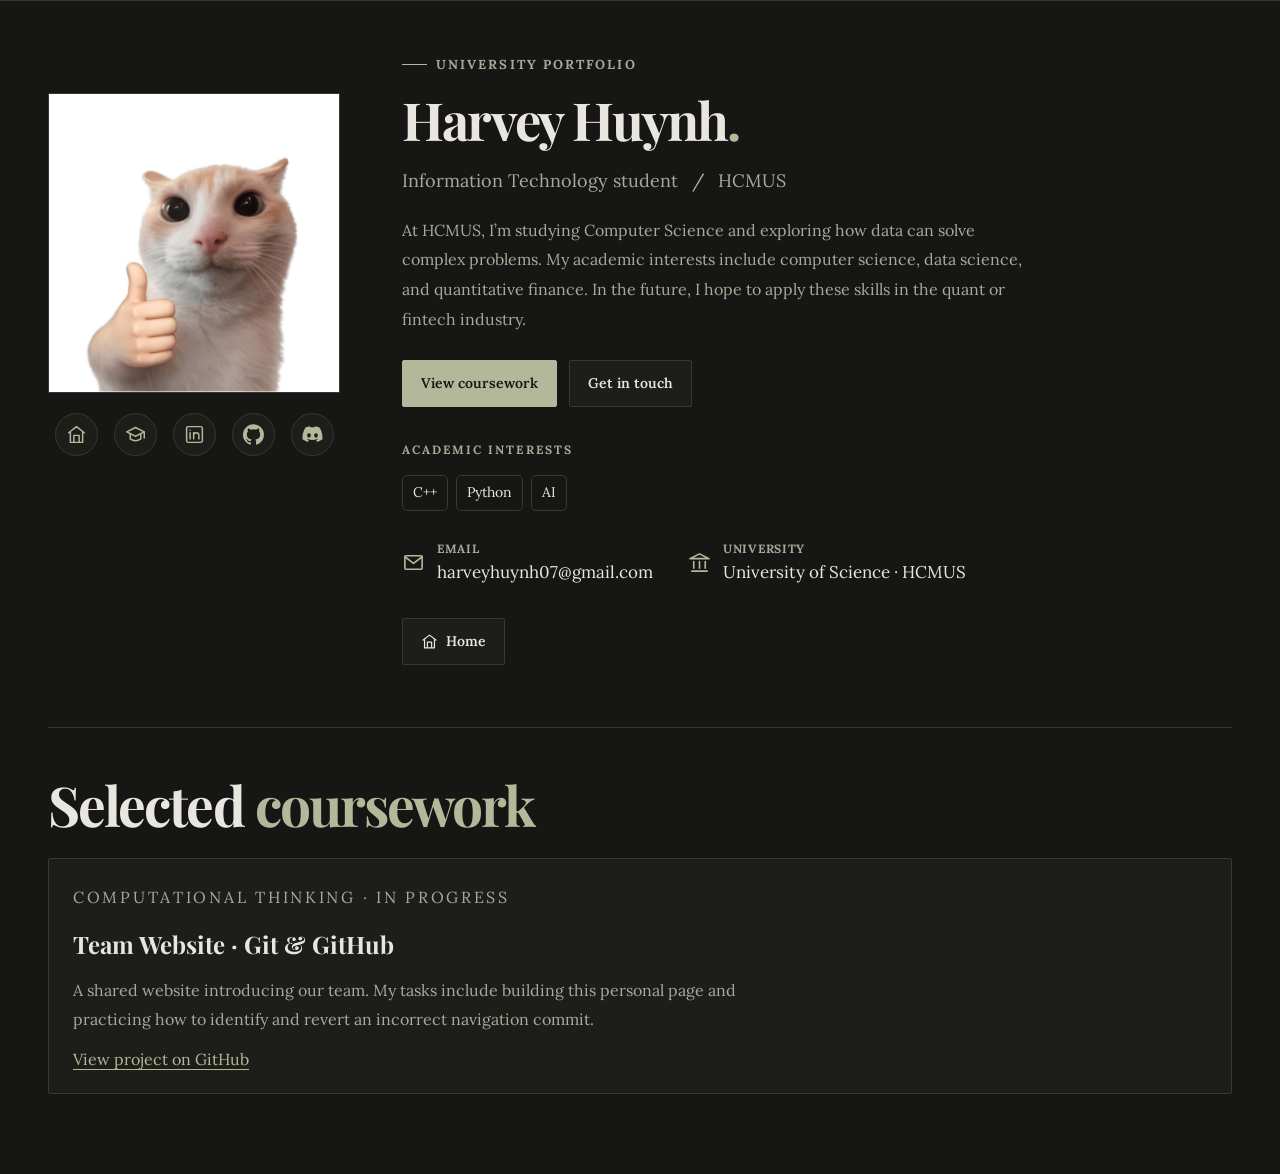
<file: members/sand.html>
<!doctype html>
<html lang="en">
<head>
  <meta charset="utf-8">
  <meta name="viewport" content="width=device-width, initial-scale=1">
  <meta name="description" content="Sand's university portfolio at HCMUS: academic interests, coursework and contact information.">
  <meta name="theme-color" content="#161614">
  <title>Sand | University Portfolio</title>
  <link rel="preconnect" href="https://fonts.googleapis.com">
  <link rel="preconnect" href="https://fonts.gstatic.com" crossorigin>
  <link href="https://fonts.googleapis.com/css2?family=Playfair+Display:wght@400;600;700&amp;family=Lora:wght@400;500;600;700&amp;display=swap" rel="stylesheet">
  <style>
    :root {
      color-scheme: dark;
      --background: #161614;
      --text: #e8e6df;
      --accent: #b2b899;
      --muted: #aba79a;
      --line: #383730;
      --panel: #1d1d1a;
      --panel-hover: #232320;
      --font-title: 'Playfair Display', Georgia, serif;
      --font-body: 'Lora', Georgia, serif;
      font-family: var(--font-body);
    }
    * { box-sizing: border-box; }
    html { scroll-behavior: smooth; }
    body { margin: 0; background-color: var(--background); color: var(--text); border-top: 1px solid var(--line); }
    a { color: inherit; text-decoration: none; }
    a:focus-visible { outline: 2px solid var(--accent); outline-offset: 5px; }
    .profile { width: min(1216px, calc(100% - 96px)); margin: 48px auto 80px; display: grid; grid-template-columns: 292px minmax(0, 1fr); gap: 62px; align-items: start; }
    .portrait-column { padding-top: 44px; }
    .portrait { width: 100%; aspect-ratio: 292 / 300; margin: 0; border: 1px solid var(--line); background: #1d1d1a; display: grid; place-items: center; overflow: hidden; }
    .portrait img { display: block; width: 100%; height: 100%; object-fit: cover; object-position: center; }
    .socials { display: flex; justify-content: center; gap: 16px; margin-top: 20px; }
    .icon-link { display: inline-flex; align-items: center; justify-content: center; width: 43px; height: 43px; border: 1px solid var(--line); border-radius: 50%; color: var(--accent); background: #1d1d1a; transition: background .18s, border-color .18s; }
    .icon-link:hover { background: #232320; border-color: var(--accent); }
    .icon { width: 21px; height: 21px; fill: none; stroke: currentColor; stroke-width: 1.7; stroke-linecap: round; stroke-linejoin: round; flex-shrink: 0; }
    .brand-icon { width: 21px; height: 21px; fill: currentColor; }
    .badge { display: inline-flex; align-items: center; gap: 9px; color: var(--muted); font: 700 13px/1.5 var(--font-body); letter-spacing: .16em; }
    .badge::before { content: ""; width: 25px; height: 1px; background: var(--accent); }
    .badge .icon { width: 16px; height: 16px; }
    h1 { font-family: var(--font-title); margin: 17px 0 8px; font-size: clamp(42px, 4.1vw, 56px); line-height: 1.1; letter-spacing: -1.8px; }
    h1 .accent { color: var(--accent); }
    .hero-role { margin: 18px 0 0; color: #aba79a; font: 18px/1.6 var(--font-body); }
    .hero-role span { padding-inline: 9px; color: var(--accent); }
    .intro { max-width: 620px; margin: 20px 0 26px; color: var(--muted); font: 16px/1.85 var(--font-body); }
    .metadata { display: flex; flex-wrap: wrap; gap: 24px 35px; margin: 0 0 33px; }
    .metadata > div { display: flex; align-items: center; gap: 12px; }
    .metadata .icon { width: 23px; height: 23px; color: var(--accent); }
    dt { margin-bottom: 5px; color: var(--muted); font-size: 12px; font-weight: bold; letter-spacing: .7px; text-transform: uppercase; }
    dd { overflow-wrap: anywhere; margin: 0; font-size: 17px; line-height: 1.4; }
    .actions { display: flex; align-items: start; flex-wrap: wrap; gap: 12px; }
    .button { min-height: 46px; display: inline-flex; align-items: center; justify-content: center; gap: 8px; padding: 12px 18px; border: 1px solid var(--line); border-radius: 2px; background: var(--panel); font: 600 14px/1.5 var(--font-body); transition: background .18s; }
    .button:hover { background: #232320; }
    .button .icon { width: 17px; height: 17px; }
    .button-primary { background: var(--accent); border-color: var(--accent); color: #161614; }
    .button-primary:hover { background: #cbd2af; }
    .button-text { color: var(--muted); border-color: transparent; background: transparent; }
    .svg-definitions { position: absolute; width: 0; height: 0; overflow: hidden; }
    .interests { margin-top: 34px; }
    .eyebrow { margin: 0 0 16px; color: var(--muted); font: 700 12px/1.5 var(--font-body); letter-spacing: .17em; }
    .skill-list { list-style: none; padding: 0; margin: 0; display: flex; flex-wrap: wrap; gap: 8px; }
    .skill-list li { padding: 7px 10px; border: 1px solid var(--line); border-radius: 5px; color: #e8e6df; font: 14px/1.4 var(--font-body); }
    .lower-section { grid-column: 1 / -1; border-top: 1px solid var(--line); padding-top: 46px; scroll-margin-top: 28px; }
    .lower-section h2 { font-family: var(--font-title); margin: 0 0 24px; font-size: clamp(36px, 5vw, 55px); line-height: 1.1; letter-spacing: -.035em; }
    .accent { color: var(--accent); }
    .coursework { border: 1px solid var(--line); border-radius: 2px; padding: 24px; background: var(--panel); }
    .coursework h3 { font-family: var(--font-title); margin: 0 0 12px; font-size: 24px; }
    .coursework p { max-width: 700px; color: var(--muted); font: 16px/1.8 var(--font-body); }
    .coursework a { color: var(--accent); text-decoration: underline; text-underline-offset: 4px; }
    @media (max-width: 960px) {
      .profile { width: calc(100% - 64px); grid-template-columns: 240px minmax(0, 1fr); gap: 36px; }
    }
    @media (max-width: 680px) {
      .profile { width: calc(100% - 40px); margin: 32px auto 48px; grid-template-columns: minmax(0, 1fr); gap: 30px; }
      .portrait-column { padding-top: 0; width: min(292px, 100%); margin-inline: auto; }
      h1 { font-size: 46px; }
      .intro { font-size: 18px; margin-top: 22px; }
      .metadata { gap: 22px; }
      .actions { gap: 10px; }
      .button { padding-inline: 14px; }
    }
    @media (prefers-reduced-motion: reduce) { html { scroll-behavior: auto; } * { transition: none !important; } }
  </style>
</head>
<body>
  <svg class="svg-definitions" xmlns="http://www.w3.org/2000/svg" aria-hidden="true">
    <symbol id="cap" viewBox="0 0 24 24"><path d="m2 9 10-5 10 5-10 5L2 9Z"/><path d="M6 11v6c4 3 8 3 12 0v-6M22 9v7"/></symbol>
    <symbol id="home" viewBox="0 0 24 24"><path d="m3 10 9-7 9 7M5 9v12h14V9M9 21v-8h6v8"/></symbol>
    <symbol id="code" viewBox="0 0 24 24"><path d="m8 6-6 6 6 6m8-12 6 6-6 6m-3-15-2 18"/></symbol>
    <symbol id="linkedin" viewBox="0 0 24 24"><rect x="3" y="3" width="18" height="18" rx="2"/><path d="M7 10v7M7 7v.1M11 17v-7m0 3a3 3 0 0 1 6 0v4"/></symbol>
    <symbol id="mail" viewBox="0 0 24 24"><rect x="3" y="5" width="18" height="14" rx="1"/><path d="m3 6 9 7 9-7"/></symbol>
    <symbol id="building" viewBox="0 0 24 24"><path d="m2 8 10-5 10 5H2Zm2 13h16M6 11v7m6-7v7m6-7v7"/></symbol>
    <symbol id="send" viewBox="0 0 24 24"><path d="m21 3-7 18-4-7-7-4L21 3ZM10 14 21 3"/></symbol>
  </svg>

  <main class="profile" aria-labelledby="profile-name">
    <aside class="portrait-column" aria-label="Ảnh đại diện và liên kết">
      <figure class="portrait">
        <img src="../assets/sand-avatar.jpg" alt="Ảnh đại diện của Sand" width="735" height="919">
      </figure>
      <nav class="socials" aria-label="Liên kết nhanh">
        <a class="icon-link" href="../index.html" aria-label="Trang chủ nhóm" title="Trang chủ nhóm"><svg class="icon" aria-hidden="true"><use href="#home"/></svg></a>
        <a class="icon-link" href="https://www.fit.hcmus.edu.vn/" target="_blank" rel="noopener noreferrer" aria-label="Khoa Công nghệ thông tin (mở tab mới)" title="Khoa Công nghệ thông tin"><svg class="icon" aria-hidden="true"><use href="#cap"/></svg></a>
        <a class="icon-link" href="https://www.linkedin.com/in/harvey-huynh-21814839b/" target="_blank" rel="noopener noreferrer" aria-label="LinkedIn của Sand (mở tab mới)" title="LinkedIn cá nhân"><svg class="icon" aria-hidden="true"><use href="#linkedin"/></svg></a>
        <a class="icon-link" href="https://github.com/sand012" target="_blank" rel="noopener noreferrer" aria-label="GitHub của Sand (mở tab mới)" title="GitHub cá nhân"><svg class="brand-icon" viewBox="0 0 24 24" aria-hidden="true"><path d="M12 .3a12 12 0 0 0-3.8 23.4c.6.1.8-.3.8-.6v-2.3c-3.3.7-4-1.4-4-1.4-.5-1.4-1.3-1.7-1.3-1.7-1.1-.7.1-.7.1-.7 1.2.1 1.8 1.2 1.8 1.2 1.1 1.8 2.8 1.3 3.5 1 .1-.8.4-1.3.8-1.6-2.7-.3-5.5-1.3-5.5-5.9 0-1.3.5-2.4 1.2-3.2-.1-.3-.5-1.5.1-3.2 0 0 1-.3 3.3 1.2a11.4 11.4 0 0 1 6 0c2.3-1.5 3.3-1.2 3.3-1.2.6 1.7.2 2.9.1 3.2.8.8 1.2 1.9 1.2 3.2 0 4.6-2.8 5.6-5.5 5.9.4.4.8 1.1.8 2.2v3.3c0 .3.2.7.8.6A12 12 0 0 0 12 .3Z"/></svg></a>
        <a class="icon-link" href="https://discord.com/users/1418566979823997059" target="_blank" rel="noopener noreferrer" aria-label="Discord của Sand (mở tab mới)" title="Discord cá nhân"><svg class="brand-icon" viewBox="0 0 24 24" aria-hidden="true"><path d="M20 4a20 20 0 0 0-5-1.5l-.6 1.3a18 18 0 0 0-4.8 0L9 2.5A20 20 0 0 0 4 4C1 8.5.2 13 .6 17.5a20 20 0 0 0 6 3l1.2-2-1.9-.9.5-.4a14 14 0 0 0 11.2 0l.5.4-1.9.9 1.2 2a20 20 0 0 0 6-3C23.8 12.3 22.5 7.8 20 4ZM8 15.5c-1.2 0-2.1-1.1-2.1-2.4s.9-2.4 2.1-2.4 2.1 1.1 2.1 2.4-.9 2.4-2.1 2.4Zm8 0c-1.2 0-2.1-1.1-2.1-2.4s.9-2.4 2.1-2.4 2.1 1.1 2.1 2.4-.9 2.4-2.1 2.4Z"/></svg></a>
      </nav>
    </aside>

    <section aria-label="Giới thiệu Sand">
      <div class="badge">UNIVERSITY PORTFOLIO</div>
      <h1 id="profile-name">Harvey Huynh<span class="accent">.</span></h1>
      <p class="hero-role">Information Technology student <span>/</span> HCMUS</p>
      <p class="intro">At HCMUS, I’m studying Computer Science and exploring how data can solve complex problems.
                    My academic interests include computer science, data science, and quantitative finance.
                    In the future, I hope to apply these skills in the quant or fintech industry.</p>

      <nav class="actions" aria-label="Portfolio navigation">
        <a class="button button-primary" href="#coursework">View coursework</a>
        <a class="button" href="mailto:harveyhuynh07@gmail.com">Get in touch</a>
      </nav>

      <div class="interests">
        <h2 class="eyebrow">ACADEMIC INTERESTS</h2>
        <ul class="skill-list"><li>C++</li><li>Python</li><li>AI</li></ul>
      </div>

      <dl class="metadata" style="margin-top: 30px">
        <div>
          <svg class="icon" aria-hidden="true"><use href="#mail"/></svg>
          <div><dt>Email</dt><dd><a href="mailto:harveyhuynh07@gmail.com">harveyhuynh07@gmail.com</a></dd></div>
        </div>
        <div>
          <svg class="icon" aria-hidden="true"><use href="#building"/></svg>
          <div><dt>University</dt><dd>University of Science · HCMUS</dd></div>
        </div>
      </dl>

      <nav class="actions" aria-label="Điều hướng và liên hệ">
        <a class="button" href="../index.html"><svg class="icon" aria-hidden="true"><use href="#home"/></svg>Home</a>
      </nav>
    </section>

    <section class="lower-section" id="coursework" aria-labelledby="coursework-title">
      <h2 id="coursework-title">Selected <span class="accent">coursework</span></h2>
      <article class="coursework">
        <p class="eyebrow">COMPUTATIONAL THINKING · IN PROGRESS</p>
        <h3>Team Website · Git &amp; GitHub</h3>
        <p>A shared website introducing our team. My tasks include building this personal page and practicing how to identify and revert an incorrect navigation commit.</p>
        <a href="https://github.com/Zoto1/TDTT-miniprj" target="_blank" rel="noopener noreferrer">View project on GitHub</a>
      </article>
    </section>

  </main>
</body>
</html>
</file>
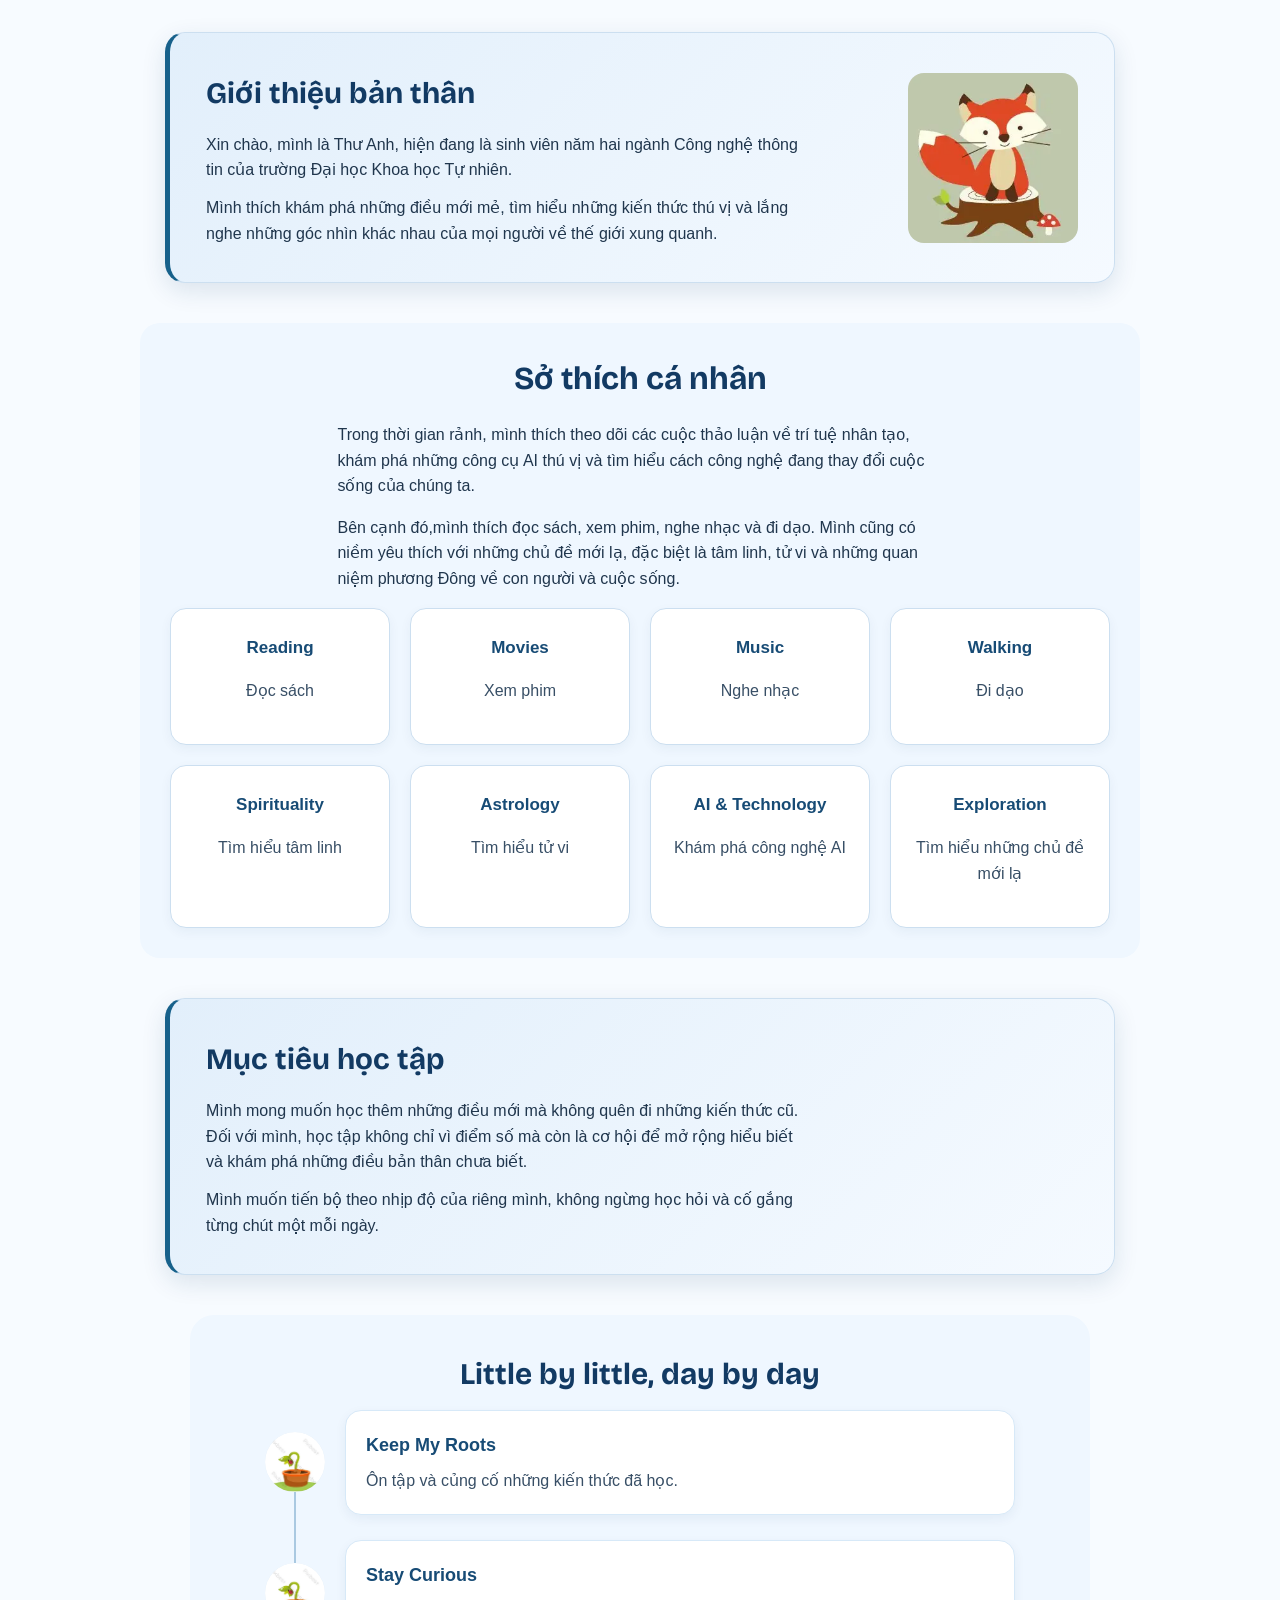
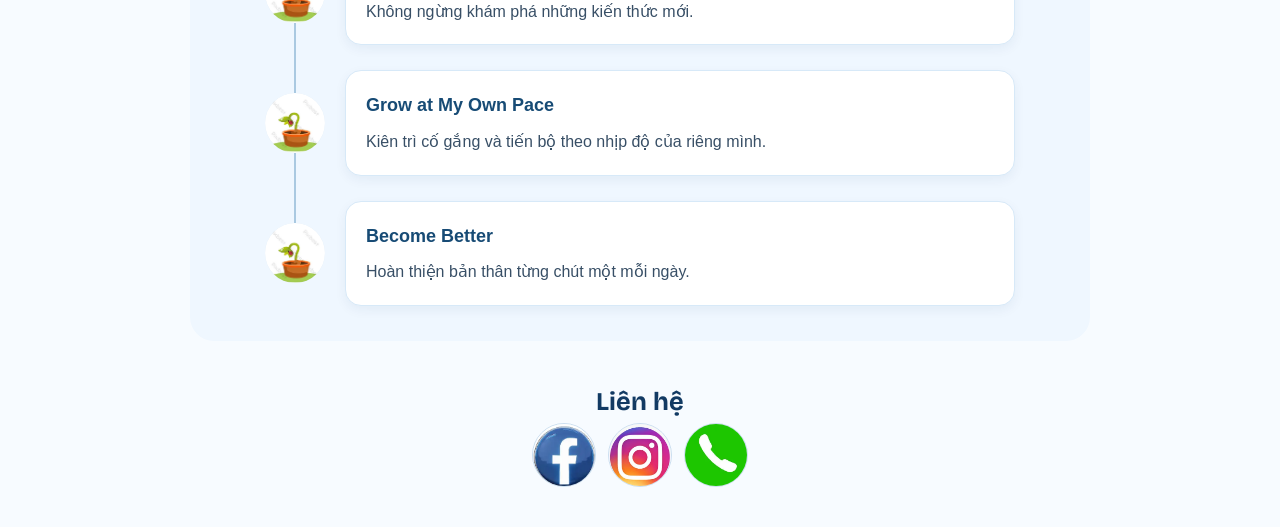
<file: members/thu-anh.html>
<!doctype html>
<html lang="vi">
<head>
  <meta charset="utf-8">
  <meta name="viewport" content="width=device-width, initial-scale=1">
  <link rel="stylesheet" href="../assets/style.css">
  <style>
    .contact-section {
      margin: 40px auto;
      text-align: center;
    }

    .contact-actions {
      display: flex;
      flex-wrap: wrap;
      justify-content: center;
      gap: 12px;
    }

    .contact-action {
      display: inline-grid;
      place-items: center;
      box-sizing: border-box;
      width: 64px;
      height: 64px;
      padding: 0;
      border: 1px solid #ccdff0;
      border-radius: 50%;
      overflow: hidden;
      background: #e2effb;
      color: #123a63;
      font: bold 1rem Arial, sans-serif;
      text-decoration: none;
    }

    .contact-action img {
      --icon-scale: 1;
      display: block;
      width: 100%;
      height: 100%;
      object-fit: cover;
      transform: scale(var(--icon-scale));
    }

    .contact-action img.contact-icon-facebook {
      --icon-scale: 1.5;
    }

    .contact-action img.contact-icon-phone {
      --icon-scale: 1.25;
    }

    @media (prefers-reduced-motion: no-preference) {
      .contact-action:is(:hover, :focus-visible) img {
        transform: scale(calc(var(--icon-scale) * 1.12));
        transition: transform 180ms ease;
        animation: contact-glow 480ms ease-out;
      }

      @keyframes contact-glow {
        50% {
          filter: brightness(1.25);
        }
      }
    }

    button.contact-action {
      cursor: pointer;
    }

    .contact-action:hover,
    .contact-action:focus-visible {
      background: #123a63;
      color: white;
    }

    body {
      background-color: #f7fbff;
      font-family: Arial, sans-serif;
    }

    main {
      color: #20364d;
    }

    main p {
      font-size: 1rem;
      line-height: 1.6;
    }

    main h2 {
      color: #123a63;
    }

    .about-card {
      display: grid;
      grid-template-columns: minmax(0, 1fr) clamp(100px, 20vw, 170px);
      align-items: center;
      gap: 24px;
    }

    .about-card,
    .learning-goals-card {
      box-sizing: border-box;
      max-width: 950px;
      margin: 32px auto;
      padding: clamp(20px, 4vw, 36px);
      border: 1px solid #ccdff0;
      border-inline-start: 5px solid #17618b;
      border-radius: 20px;
      background: linear-gradient(135deg, #e2effb, #f5faff);
      box-shadow: 0 8px 24px rgba(18, 58, 99, 0.12);
    }

    .about-card h2,
    .learning-goals-card h2 {
      margin: 0 0 14px;
      font-size: clamp(1.35rem, 4vw, 1.85rem);
    }

    .about-card p,
    .learning-goals-card p {
      max-width: 68ch;
      margin: 0;
    }

    .about-card p + p,
    .learning-goals-card p + p {
      margin-top: 12px;
    }

    .about-card img {
      display: block;
      width: 100%;
      height: auto;
      border-radius: 16px;
    }

    @media (max-width: 540px) {
      .about-card {
        grid-template-columns: minmax(0, 1fr);
      }

      .about-card img {
        width: min(140px, 100%);
        justify-self: center;
        grid-row: 1;
      }
    }

    .interests {
      max-width: 1000px;
      margin: 40px auto;
      padding: 30px;
      background-color: #eff7ff;
      border-radius: 20px;
      text-align: center;
    }

    .interests h2 {
      font-size: 32px;
      color: #123a63;
      margin-bottom: 10px;
    }

    .interests .subtitle {
      color: #17618b;
      margin-bottom: 30px;
    }

    .interests > p {
      max-width: 68ch;
      margin-inline: auto;
      text-align: left;
    }

    .interest-grid {
      display: grid;
      grid-template-columns: repeat(4, 1fr);
      gap: 20px;
    }

    .interest-card {
      position: relative;
      background-color: white;
      padding: 25px 15px;
      border: 1px solid #ccdff0;
      border-radius: 16px;
      box-shadow: 0 4px 12px rgba(18, 58, 99, 0.05);
      transition: all 0.3s ease;
    }

    .interest-preview {
      position: absolute;
      top: 50%;
      left: 50%;
      display: block;
      max-width: 100%;
      max-height: 100%;
      border-radius: 12px;
      background: #f5faff;
      box-shadow: 0 8px 20px rgba(18, 58, 99, 0.15);
      transform: translate(-50%, -50%);
      opacity: 0;
      pointer-events: none;
    }

    .interest-preview-round {
      border-radius: 50%;
    }

    @media (hover: hover) {
      .interest-card:hover .interest-preview {
        opacity: 1;
      }

      .interest-card:hover .interest-preview ~ :is(h3, p) {
        visibility: hidden;
      }
    }

    .interest-card h3 {
      font-size: 17px;
      color: #174b75;
      margin-bottom: 8px;
    }

    .interest-card p {
      color: #384f66;
    }

    .interest-card:hover {
      transform: translateY(-8px);
      background-color: #e2effb;
      box-shadow: 0 8px 20px rgba(18, 58, 99, 0.15);
    }

    @media (max-width: 768px) {
      .interest-grid {
        grid-template-columns: repeat(2, 1fr);
      }
    }

    @media (max-width: 400px) {
      .interest-grid {
        grid-template-columns: 1fr;
      }
    }

    .learning-journey {
      max-width: 900px;
      margin: 40px auto;
      padding: 35px 25px;
      background: #eff7ff;
      border-radius: 24px;
    }

    .learning-journey h2 {
      text-align: center;
      font-size: 30px;
      color: #123a63;
      margin-bottom: 10px;
    }

    .journey-subtitle {
      text-align: center;
      font-style: italic;
      color: #17618b;
      margin-bottom: 35px;
    }

    .journey-timeline {
      position: relative;
      max-width: 750px;
      margin: auto;
    }
    .journey-timeline::before {
      content: "";
      position: absolute;
      top: 30px;
      bottom: 30px;
      left: 29px;
      width: 2px;
      background: #aac9e1;
    }

    .journey-item {
      position: relative;
      display: flex;
      align-items: center;
      gap: 20px;
      margin-bottom: 25px;
    }

    .journey-item:last-child {
      margin-bottom: 0;
    }

    .journey-icon {
      position: relative;
      z-index: 1;
      width: 60px;
      height: 60px;
      flex-shrink: 0;
      display: flex;
      align-items: center;
      justify-content: center;
      background: #d7e9f8;
      border-radius: 50%;
      font-size: 30px;
      transition: transform 0.3s ease;
    }

    .journey-icon img {
      width: 100%;
      height: 100%;
      border-radius: inherit;
      object-fit: cover;
    }

    .journey-content {
      flex: 1;
      padding: 20px;
      background: white;
      border-radius: 16px;
      border: 1px solid #d7e9f8;
      box-shadow: 0 4px 12px rgba(18, 58, 99, 0.06);
      transition: all 0.3s ease;
    }

    .journey-content h3 {
      color: #174b75;
      font-size: 18px;
      margin: 0 0 8px;
    }

    .journey-content p {
      color: #384f66;
      margin: 0;
    }
    .journey-item:hover .journey-content {
      transform: translateX(5px);
      background: #e2effb;
      box-shadow: 0 6px 18px rgba(18, 58, 99, 0.12);
    }

    .journey-item:hover .journey-icon {
      transform: scale(1.12) rotate(-8deg);
    }
    @media (max-width: 600px) {
      .learning-journey {
        padding: 25px 15px;
      }

      .journey-item {
        gap: 12px;
      }

      .journey-icon {
        width: 46px;
        height: 46px;
        font-size: 24px;
      }

      .journey-timeline::before {
        left: 22px;
      }

      .journey-content {
        padding: 15px;
      }

      .journey-content h3 {
        font-size: 16px;
      }
    }
  </style>
</head>
<body>
  <main>
    <section class="about-card" aria-labelledby="about-title">
      <div>
        <h2 id="about-title"> Giới thiệu bản thân</h2>
        <p>Xin chào, mình là Thư Anh, hiện đang là sinh viên năm hai ngành Công nghệ thông tin của trường Đại học Khoa học Tự nhiên.</p>
        <p>Mình thích khám phá những điều mới mẻ, tìm hiểu những kiến thức thú vị và lắng nghe những góc nhìn khác nhau của mọi người về thế giới xung quanh.</p>
      </div>
      <img src="thuanh_images/fox.png" alt="Hình minh họa chú cáo">
    </section>
    <section class="interests" aria-labelledby="interests-title">
      <h2 id="interests-title">Sở thích cá nhân</h2>
      <p>Trong thời gian rảnh, mình thích theo dõi các cuộc thảo luận về trí tuệ nhân tạo, khám phá những công cụ AI thú vị và tìm hiểu cách công nghệ đang thay đổi cuộc sống của chúng ta.</p>
      <p>Bên cạnh đó,mình thích đọc sách, xem phim, nghe nhạc và đi dạo. Mình cũng có niềm yêu thích với những chủ đề mới lạ, đặc biệt là tâm linh, tử vi và những quan niệm phương Đông về con người và cuộc sống. </p>

      <div class="interest-grid">
        <div class="interest-card">
          <img class="interest-preview" src="thuanh_images/book.png" alt="">
          <h3>Reading</h3>
          <p>Đọc sách</p>
        </div>

        <div class="interest-card">
          <img class="interest-preview" src="thuanh_images/film.png" alt="">
          <h3>Movies</h3>
          <p>Xem phim</p>
        </div>

        <div class="interest-card">
          <img class="interest-preview" src="thuanh_images/music.png" alt="">
          <h3>Music</h3>
          <p>Nghe nhạc</p>
        </div>

        <div class="interest-card">
          <img class="interest-preview" src="thuanh_images/%C4%91i%20d%E1%BA%A1o.png" alt="">
          <h3>Walking</h3>
          <p>Đi dạo</p>
        </div>

        <div class="interest-card">
          <img class="interest-preview" src="thuanh_images/t%C3%A2m%20linh.png" alt="">
          <h3>Spirituality</h3>
          <p>Tìm hiểu tâm linh</p>
        </div>

        <div class="interest-card">
          <img class="interest-preview interest-preview-round" src="thuanh_images/tuvi.png" alt="">
          <h3>Astrology</h3>
          <p>Tìm hiểu tử vi</p>
        </div>

        <div class="interest-card">
          <img class="interest-preview" src="thuanh_images/AI.png" alt="">
          <h3>AI &amp; Technology</h3>
          <p>Khám phá công nghệ AI</p>
        </div>

        <div class="interest-card">
          <img class="interest-preview" src="thuanh_images/kh%C3%A1m%20ph%C3%A1.png" alt="">
          <h3>Exploration</h3>
          <p>Tìm hiểu những chủ đề mới lạ</p>
        </div>
      </div>
    </section>
    <section class="learning-goals-card" aria-labelledby="learning-title">
      <h2 id="learning-title">Mục tiêu học tập</h2>
      <p>Mình mong muốn học thêm những điều mới mà không quên đi những kiến thức cũ. Đối với mình, học tập không chỉ vì điểm số mà còn là cơ hội để mở rộng hiểu biết và khám phá những điều bản thân chưa biết.</p>
      <p>Mình muốn tiến bộ theo nhịp độ của riêng mình, không ngừng học hỏi và cố gắng từng chút một mỗi ngày.</p>
    </section>
    <section class="learning-journey">
      <h2>Little by little, day by day</h2>

      <div class="journey-timeline">
        <div class="journey-item">
          <div class="journey-icon"><img src="thuanh_images/tree.png" alt=""></div>
          <div class="journey-content">
            <h3>Keep My Roots</h3>
            <p>Ôn tập và củng cố những kiến thức đã học.</p>
          </div>
        </div>

        <div class="journey-item">
          <div class="journey-icon"><img src="thuanh_images/tree.png" alt=""></div>
          <div class="journey-content">
            <h3>Stay Curious</h3>
            <p>Không ngừng khám phá những kiến thức mới.</p>
          </div>
        </div>

        <div class="journey-item">
          <div class="journey-icon"><img src="thuanh_images/tree.png" alt=""></div>
          <div class="journey-content">
            <h3>Grow at My Own Pace</h3>
            <p>Kiên trì cố gắng và tiến bộ theo nhịp độ của riêng mình.</p>
          </div>
        </div>

        <div class="journey-item">
          <div class="journey-icon"><img src="thuanh_images/tree.png" alt=""></div>
          <div class="journey-content">
            <h3>Become Better</h3>
            <p>Hoàn thiện bản thân từng chút một mỗi ngày.</p>
          </div>
        </div>
      </div>
    </section>
    <section class="contact-section" aria-labelledby="contact-title">
      <h2 id="contact-title">Liên hệ</h2>
      <div class="contact-actions">
        <a class="contact-action" href="https://www.facebook.com/anhhthuu.nn" aria-label="Facebook">
          <img class="contact-icon-facebook" src="thuanh_images/fb.png" alt="">
        </a>
        <a class="contact-action" href="https://www.instagram.com/auhthum_n" aria-label="Instagram">
          <img src="thuanh_images/ig.png" alt="">
        </a>
        <button class="contact-action" type="button" aria-label="Số điện thoại"
                aria-controls="contact-phone" aria-expanded="false">
          <img class="contact-icon-phone" src="thuanh_images/phone.png" alt="">
        </button>
      </div>
      <p id="contact-phone" hidden>0944280827</p>
    </section>
  </main>
  <script>
    const phoneButton = document.querySelector('[aria-controls="contact-phone"]');
    const phoneDetails = document.getElementById('contact-phone');

    phoneButton.addEventListener('click', () => {
      phoneDetails.hidden = !phoneDetails.hidden;
      phoneButton.setAttribute('aria-expanded', String(!phoneDetails.hidden));
    });
  </script>
</body>
</html>
</file>
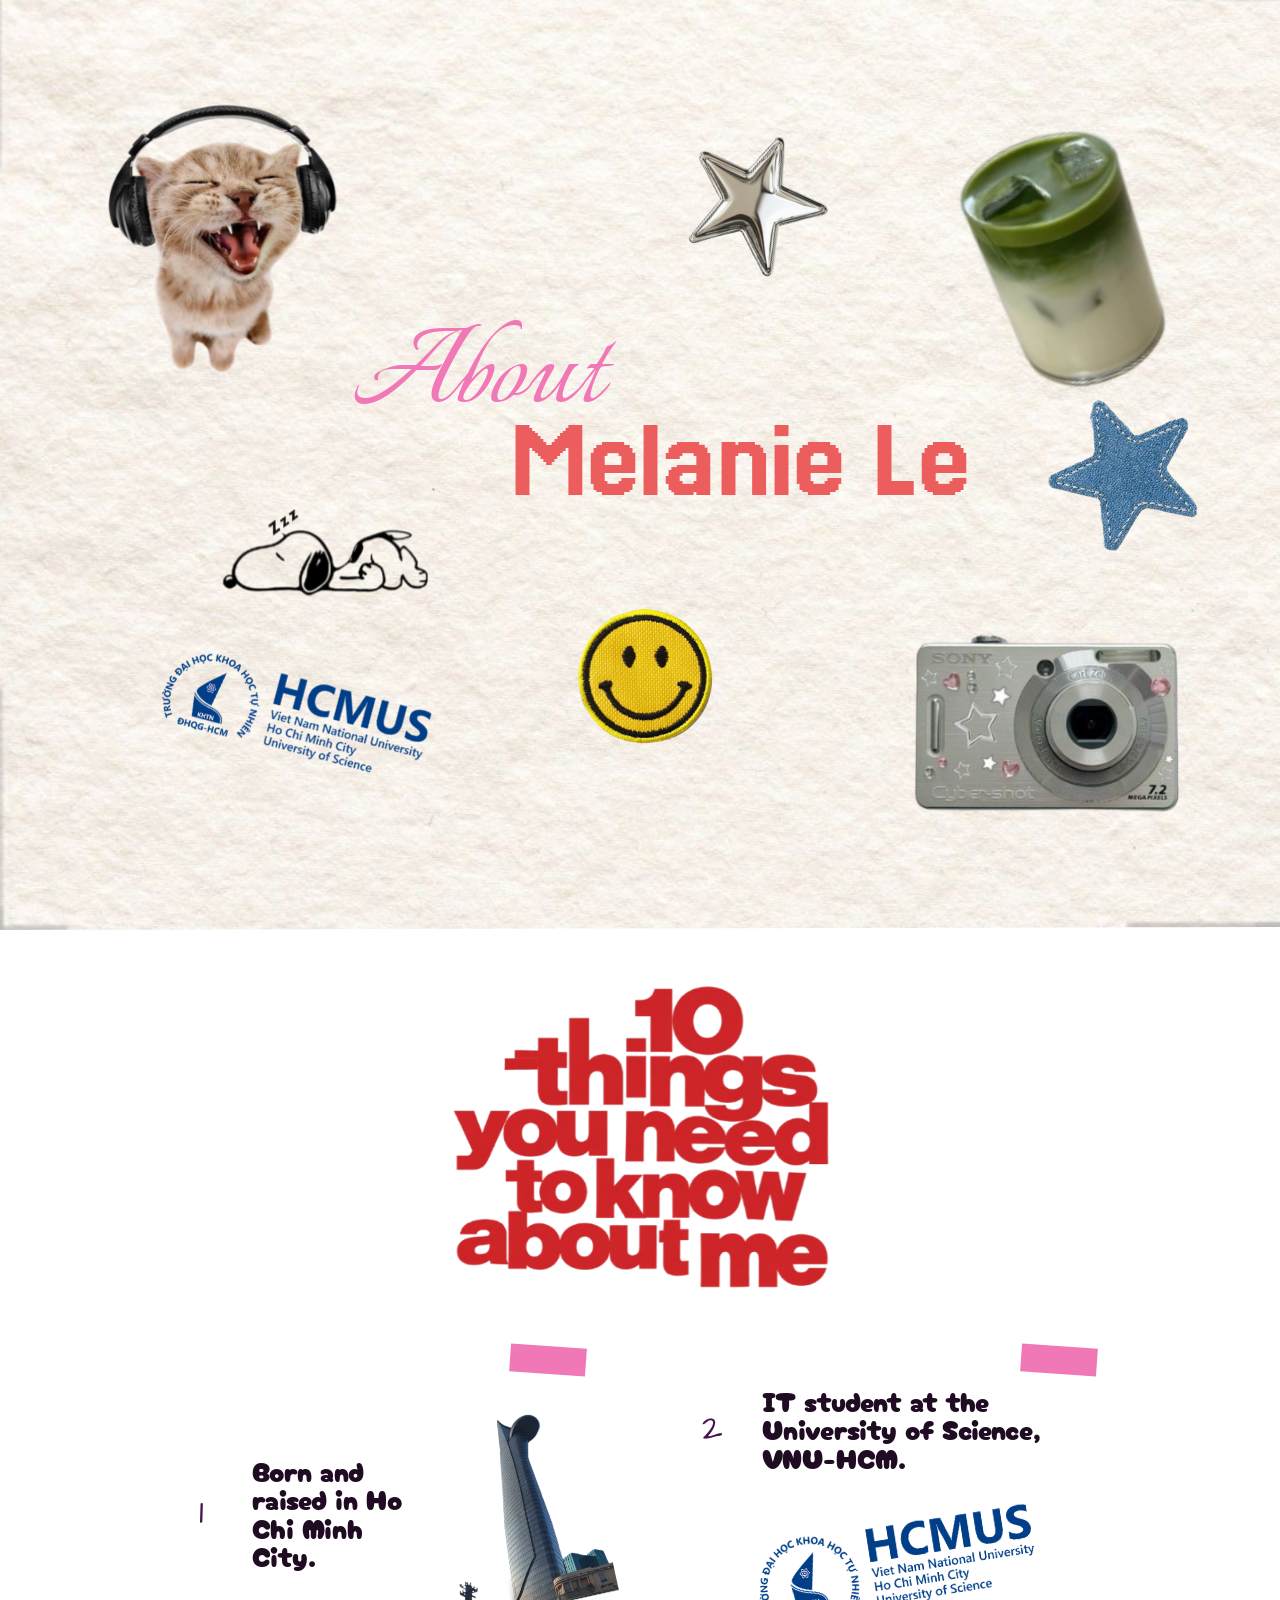
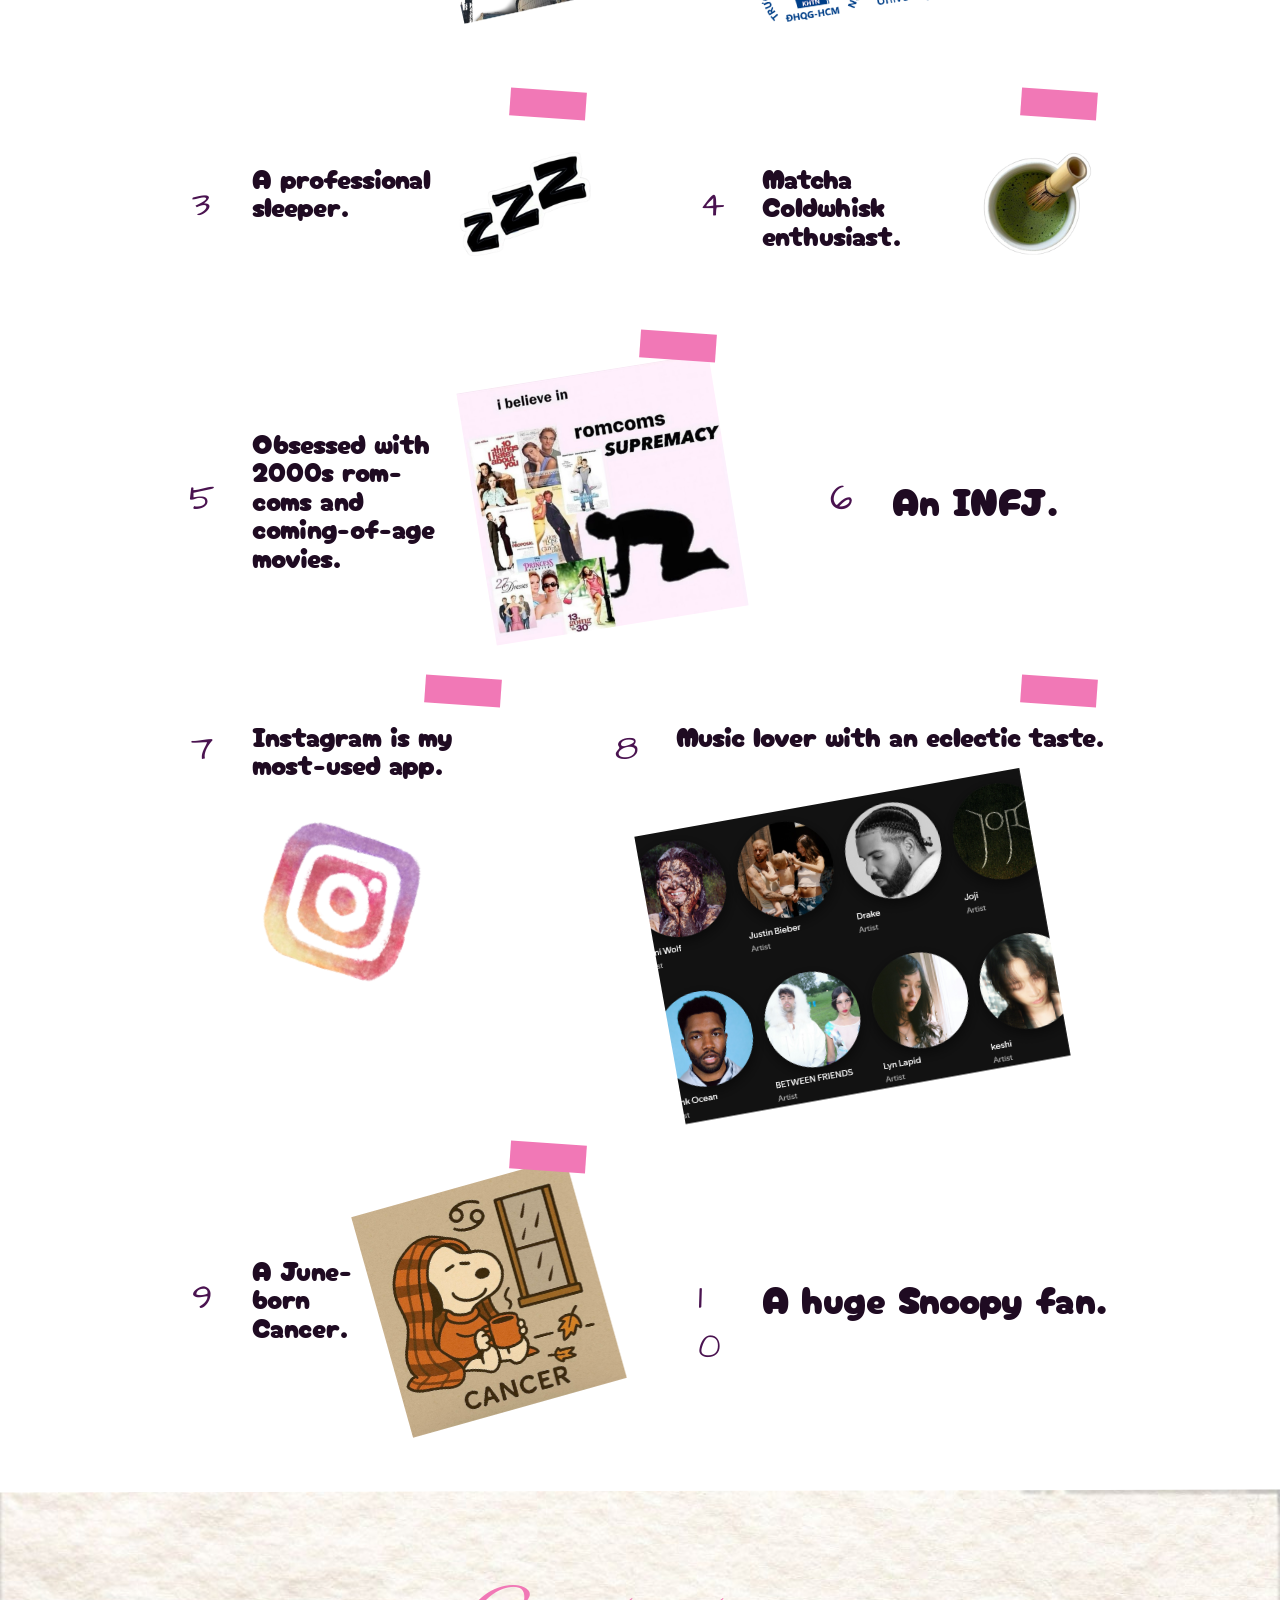
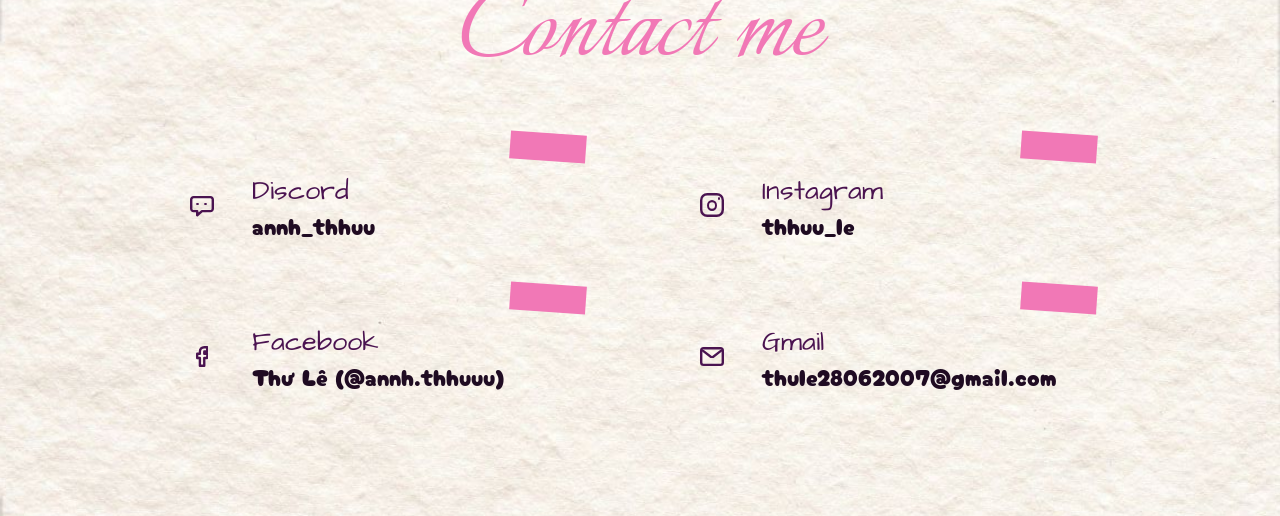
<file: members/thu-le.html>
<!doctype html>
<html lang="en">
<head>
  <meta charset="utf-8">
  <meta name="viewport" content="width=device-width, initial-scale=1">
  <meta name="description" content="University portfolio of Thư Lê, an IT student at the University of Science, VNU-HCM.">
  <title>Thư Lê — University Portfolio</title>
  <link rel="stylesheet" href="../assets/thu-le.css">
</head>
<body>
  <a class="skip" href="#main">Skip to content</a>
  <main class="frame" id="main" aria-label="About Thư Lê">
<div class="bgwrap" style="--x:-2.0;--y:-4.0;--w:1620.72;--h:1031.35;"><div class="bgrot"><div class="bgimg" style="--img:url('../TLimages/image-1-2-5.png')"></div></div></div>
<div class="bgwrap" style="--x:-2.0;--y:-4.06;--w:1647.98;--h:1048.7;"><div class="bgrot"><div class="bgimg" style="--img:url('../TLimages/image-1-2-5.png')"></div></div></div>
<div class="txt intro" style="--x:396.0;--y:332.0;--w:487.0;--h:198.0;--fs:150.0;--lh:187.5;--color:#F178B6;--ff:'Italianno', cursive;--align:left;--delay:.2s;">About </div>
<div class="txt intro" style="--x:574.0;--y:455.0;--w:571.0;--h:149.0;--fs:128.0;--lh:128.0;--color:#EC5D5D;--ff:'Jersey 25', sans-serif;--align:left;--delay:.9s;">Melanie Le</div>
<img class="pic hero-img" src="../TLimages/7848002-1-2-12.png" width="276" height="276" alt="" style="--x:1007.0;--y:101.0;--w:275.84;--h:275.84;--r:-21.31deg;--fx:-424.92;--fy:261.08;--delay:1.8s;">
<img class="pic hero-img" src="../TLimages/image-3-2-26.png" width="442" height="422" alt="" style="--x:25.0;--y:56.0;--w:442.0;--h:422.0;--r:0.0deg;--fx:474.0;--fy:233.0;--delay:1.83s;">
<img class="pic hero-img" src="../TLimages/image-4-2-32.png" width="481" height="623" alt="" style="--x:960.48;--y:-20.04;--w:481.04;--h:623.34;--r:-20.19deg;--fx:-481.0;--fy:208.37;--delay:1.82s;">
<img class="pic hero-img" src="../TLimages/image-5-2-38.png" width="422" height="422" alt="" style="--x:965.0;--y:603.0;--w:422.0;--h:422.0;--r:0.0deg;--fx:-456.0;--fy:-314.0;--delay:1.85s;">
<img class="pic hero-img" src="../TLimages/image-6-2-41.png" width="209" height="209" alt="" style="--x:743.0;--y:123.0;--w:209.18;--h:209.18;--r:24.24deg;--fx:-127.59;--fy:272.41;--delay:1.6s;">
<img class="pic hero-img" src="../TLimages/image-7-2-50.png" width="242" height="242" alt="" style="--x:1145.0;--y:409.0;--w:242.41;--h:242.41;--r:-23.72deg;--fx:-546.2;--fy:-30.2;--delay:1.85s;">
<img class="pic hero-img" src="../TLimages/image-8-2-53.png" width="166" height="166" alt="" style="--x:642.0;--y:677.0;--w:166.0;--h:166.0;--r:0.0deg;--fx:-5.0;--fy:-260.0;--delay:1.56s;">
<img class="pic hero-img" src="../TLimages/image-9-3-56.png" width="271" height="481" alt="" style="--x:229.0;--y:392.0;--w:271.0;--h:481.0;--r:0.0deg;--fx:355.5;--fy:-132.5;--delay:1.68s;">
<div class="box" style="--x:0.0;--y:1041.0;--w:1440.0;--h:2436.0;--bg:linear-gradient(rgba(144,173,199,0.2)), url('../TLimages/image-1-2-5.png');--br:0;"></div>
<img class="pic reveal-title" src="../TLimages/title---10-things-you-need-to-know-about-me-49-380.png" width="440" height="375" alt="10 things about me" style="--x:500.0;--y:1105.0;--w:440.0;--h:375.0;--r:0.0deg;">
<div class="box" style="--x:160.0;--y:1528.0;--w:1120.0;--h:1892.0;--bg:linear-gradient(rgba(255,255,255,1));--br:0;"></div>
<div class="box" style="--x:160.0;--y:1528.0;--w:1120.0;--h:347.0;--bg:linear-gradient(rgba(255,255,255,1));--br:0;"></div>
<div class="box card-part" data-ci="1" data-anchor="1" style="--x:160.0;--y:1528.0;--w:546.0;--h:347.0;--bg:linear-gradient(rgba(255,255,255,1));--br:28.0;--ci:1;"></div>
<div class="box card-part" data-ci="1" style="--x:191.0;--y:1665.5;--w:72.0;--h:72.0;--bg:linear-gradient(rgba(241,120,182,1));--br:36.0;--ci:1;"></div>
<div class="txt card-part" data-ci="1" style="--x:224.0;--y:1673.5;--w:6.0;--h:56.0;--fs:40.0;--lh:55.59;--color:#4A1350;--ff:'Architects Daughter', cursive;--align:left;--ci:1;">1</div>
<div class="txt card-part" data-ci="1" style="--x:283.0;--y:1637.5;--w:194.0;--h:128.0;--fs:32.0;--lh:32.0;--color:#1F0B22;--ff:'Cherry Bomb One', cursive;--align:left;--ci:1;">Born and raised in Ho Chi Minh City.</div>

<img class="pic card-part" data-ci="1" src="../TLimages/image-18-49-388.png" width="178" height="217" alt="" style="--x:497.17;--y:1593.14;--w:177.67;--h:216.72;--r:-12.35deg;--ci:1;">
<div class="box card-part" data-ci="1" style="--x:574.19;--y:1514.0;--w:85.61;--h:31.8;--bg:#F178B6;--r:4.0deg;--ci:1;"></div>
<div class="box card-part" data-ci="2" data-anchor="2" style="--x:734.0;--y:1528.0;--w:546.0;--h:347.0;--bg:linear-gradient(rgba(255,227,241,1));--br:28.0;--ci:2;"></div>

<div class="box card-part" data-ci="2" style="--x:765.0;--y:1571.0;--w:72.0;--h:72.0;--bg:linear-gradient(rgba(241,120,182,1));--br:36.0;--ci:2;"></div>
<div class="txt card-part" data-ci="2" style="--x:789.5;--y:1579.0;--w:23.0;--h:56.0;--fs:40.0;--lh:55.59;--color:#4A1350;--ff:'Architects Daughter', cursive;--align:left;--ci:2;">2</div>
<div class="txt card-part" data-ci="2" style="--x:857.0;--y:1559.0;--w:392.0;--h:96.0;--fs:32.0;--lh:32.0;--color:#1F0B22;--ff:'Cherry Bomb One', cursive;--align:left;--ci:2;">IT student at the University of Science, VNU-HCM.</div>

<img class="pic logo card-part" data-ci="2" src="../TLimages/hcmus.png" width="314" height="135" alt="" style="--x:850.0;--y:1692.0;--w:314;--h:135;--r:-8.98deg;--ci:2;">
<div class="box card-part" data-ci="2" style="--x:1148.19;--y:1514.0;--w:85.61;--h:31.8;--bg:#F178B6;--r:4.0deg;--ci:2;"></div>
<div class="box" style="--x:160.0;--y:1915.0;--w:1120.0;--h:232.0;--bg:linear-gradient(rgba(255,255,255,1));--br:0;"></div>
<div class="box card-part" data-ci="3" data-anchor="3" style="--x:160.0;--y:1915.0;--w:546.0;--h:232.0;--bg:linear-gradient(rgba(224,238,252,1));--br:28.0;--ci:3;"></div>
<div class="box card-part" data-ci="3" style="--x:191.0;--y:1995.0;--w:72.0;--h:72.0;--bg:linear-gradient(rgba(241,120,182,1));--br:36.0;--ci:3;"></div>
<div class="txt card-part" data-ci="3" style="--x:216.5;--y:2003.0;--w:21.0;--h:56.0;--fs:40.0;--lh:55.59;--color:#4A1350;--ff:'Architects Daughter', cursive;--align:left;--ci:3;">3</div>
<div class="txt card-part" data-ci="3" style="--x:283.0;--y:1983.0;--w:202.0;--h:96.0;--fs:32.0;--lh:32.0;--color:#1F0B22;--ff:'Cherry Bomb One', cursive;--align:left;--ci:3;">A professional sleeper.</div>

<img class="pic card-part" data-ci="3" src="../TLimages/image-17-49-404.png" width="170" height="170" alt="" style="--x:505.0;--y:1946.0;--w:170.0;--h:170.0;--r:0.0deg;--ci:3;">
<div class="box card-part" data-ci="3" style="--x:574.19;--y:1901.0;--w:85.61;--h:31.8;--bg:#F178B6;--r:4.0deg;--ci:3;"></div>
<div class="box card-part" data-ci="4" data-anchor="4" style="--x:734.0;--y:1915.0;--w:546.0;--h:232.0;--bg:linear-gradient(rgba(255,255,255,1));--br:28.0;--ci:4;"></div>
<div class="box card-part" data-ci="4" style="--x:765.0;--y:1995.0;--w:72.0;--h:72.0;--bg:linear-gradient(rgba(241,120,182,1));--br:36.0;--ci:4;"></div>
<div class="txt card-part" data-ci="4" style="--x:787.0;--y:2003.0;--w:28.0;--h:56.0;--fs:40.0;--lh:55.59;--color:#4A1350;--ff:'Architects Daughter', cursive;--align:left;--ci:4;">4</div>
<div class="txt card-part" data-ci="4" style="--x:857.0;--y:1983.0;--w:202.0;--h:96.0;--fs:32.0;--lh:32.0;--color:#1F0B22;--ff:'Cherry Bomb One', cursive;--align:left;--ci:4;">Matcha Coldwhisk enthusiast.</div>

<img class="pic card-part" data-ci="4" src="../TLimages/image-19-49-411.png" width="170" height="170" alt="" style="--x:1079.0;--y:1946.0;--w:170.0;--h:170.0;--r:0.0deg;--ci:4;">
<div class="box card-part" data-ci="4" style="--x:1148.19;--y:1901.0;--w:85.61;--h:31.8;--bg:#F178B6;--r:4.0deg;--ci:4;"></div>
<div class="box" style="--x:160.0;--y:2187.0;--w:1120.0;--h:349.0;--bg:linear-gradient(rgba(255,255,255,1));--br:0;"></div>
<div class="box card-part" data-ci="5" data-anchor="5" style="--x:160.0;--y:2187.0;--w:692.0;--h:349.0;--bg:linear-gradient(rgba(255,227,241,1));--br:28.0;--ci:5;"></div>
<div class="box card-part" data-ci="5" style="--x:191.0;--y:2325.5;--w:72.0;--h:72.0;--bg:linear-gradient(rgba(241,120,182,1));--br:36.0;--ci:5;"></div>
<div class="txt card-part" data-ci="5" style="--x:212.5;--y:2333.5;--w:29.0;--h:56.0;--fs:40.0;--lh:55.59;--color:#4A1350;--ff:'Architects Daughter', cursive;--align:left;--ci:5;">5</div>
<div class="txt card-part" data-ci="5" style="--x:283.0;--y:2281.5;--w:231.0;--h:160.0;--fs:32.0;--lh:32.0;--color:#1F0B22;--ff:'Cherry Bomb One', cursive;--align:left;--ci:5;">Obsessed with 2000s rom-coms and coming-of-age movies.</div>

<img class="pic card-part" data-ci="5" src="../TLimages/image-20-49-419.png" width="286" height="286" alt="" style="--x:534.29;--y:2218.29;--w:286.42;--h:286.42;--r:-9.11deg;--ci:5;">
<div class="box card-part" data-ci="5" style="--x:720.19;--y:2173.0;--w:85.61;--h:31.8;--bg:#F178B6;--r:4.0deg;--ci:5;"></div>
<div class="box card-part" data-ci="6" data-anchor="6" style="--x:880.0;--y:2187.0;--w:400.0;--h:349.0;--bg:linear-gradient(rgba(224,238,252,1));--br:28.0;--ci:6;"></div>
<div class="box card-part" data-ci="6" style="--x:911.0;--y:2325.5;--w:72.0;--h:72.0;--bg:linear-gradient(rgba(241,120,182,1));--br:36.0;--ci:6;"></div>
<div class="txt card-part" data-ci="6" style="--x:934.0;--y:2333.5;--w:26.0;--h:56.0;--fs:40.0;--lh:55.59;--color:#4A1350;--ff:'Architects Daughter', cursive;--align:left;--ci:6;">6</div>
<div class="txt card-part" data-ci="6" style="--x:1003.0;--y:2339.5;--w:246.0;--h:44.0;--fs:44.0;--lh:44.0;--color:#1F0B22;--ff:'Cherry Bomb One', cursive;--align:left;--ci:6;">An INFJ.</div>
<div class="box" style="--x:160.0;--y:2576.0;--w:1120.0;--h:484.0;--bg:linear-gradient(rgba(255,255,255,1));--br:0;"></div>
<div class="box card-part" data-ci="7" data-anchor="7" style="--x:160.0;--y:2576.0;--w:450.0;--h:484.0;--bg:linear-gradient(rgba(255,255,255,1));--br:28.0;--ci:7;"></div>

<div class="box card-part" data-ci="7" style="--x:191.0;--y:2607.0;--w:72.0;--h:72.0;--bg:linear-gradient(rgba(241,120,182,1));--br:36.0;--ci:7;"></div>
<div class="txt card-part" data-ci="7" style="--x:214.5;--y:2615.0;--w:25.0;--h:56.0;--fs:40.0;--lh:55.59;--color:#4A1350;--ff:'Architects Daughter', cursive;--align:left;--ci:7;">7</div>
<div class="txt card-part" data-ci="7" style="--x:283.0;--y:2611.0;--w:296.0;--h:64.0;--fs:32.0;--lh:32.0;--color:#1F0B22;--ff:'Cherry Bomb One', cursive;--align:left;--ci:7;">Instagram is my most-used app.</div>

<img class="pic card-part" data-ci="7" src="../TLimages/image-21-49-432.png" width="229" height="229" alt="" style="--x:270.54;--y:2699.04;--w:228.92;--h:228.92;--r:19.06deg;--ci:7;">
<div class="box card-part" data-ci="7" style="--x:478.19;--y:2562.0;--w:85.61;--h:31.8;--bg:#F178B6;--r:4.0deg;--ci:7;"></div>
<div class="box card-part" data-ci="8" data-anchor="8" style="--x:638.0;--y:2576.0;--w:642.0;--h:484.0;--bg:linear-gradient(rgba(255,227,241,1));--br:28.0;--ci:8;"></div>

<div class="box card-part" data-ci="8" style="--x:669.0;--y:2607.0;--w:72.0;--h:72.0;--bg:linear-gradient(rgba(241,120,182,1));--br:36.0;--ci:8;"></div>
<div class="txt card-part" data-ci="8" style="--x:692.0;--y:2615.0;--w:26.0;--h:56.0;--fs:40.0;--lh:55.59;--color:#4A1350;--ff:'Architects Daughter', cursive;--align:left;--ci:8;">8</div>
<div class="txt card-part" data-ci="8" style="--x:761.0;--y:2611.0;--w:488.0;--h:64.0;--fs:32.0;--lh:32.0;--color:#1F0B22;--ff:'Cherry Bomb One', cursive;--align:left;--ci:8;">Music lover with an eclectic taste.</div>

<img class="pic card-part" data-ci="8" src="../TLimages/image-22-49-440.png" width="440" height="329" alt="" style="--x:739.01;--y:2699.48;--w:439.98;--h:329.04;--r:-10.13deg;--ci:8;">
<div class="box card-part" data-ci="8" style="--x:1148.19;--y:2562.0;--w:85.61;--h:31.8;--bg:#F178B6;--r:4.0deg;--ci:8;"></div>
<div class="box" style="--x:160.0;--y:3100.0;--w:1120.0;--h:320.0;--bg:linear-gradient(rgba(255,255,255,1));--br:0;"></div>
<div class="box card-part" data-ci="9" data-anchor="9" style="--x:160.0;--y:3100.0;--w:546.0;--h:320.0;--bg:linear-gradient(rgba(224,238,252,1));--br:28.0;--ci:9;"></div>
<div class="box card-part" data-ci="9" style="--x:191.0;--y:3224.0;--w:72.0;--h:72.0;--bg:linear-gradient(rgba(241,120,182,1));--br:36.0;--ci:9;"></div>
<div class="txt card-part" data-ci="9" style="--x:215.5;--y:3232.0;--w:23.0;--h:56.0;--fs:40.0;--lh:55.59;--color:#4A1350;--ff:'Architects Daughter', cursive;--align:left;--ci:9;">9</div>
<div class="txt card-part" data-ci="9" style="--x:283.0;--y:3212.0;--w:122.0;--h:96.0;--fs:32.0;--lh:32.0;--color:#1F0B22;--ff:'Cherry Bomb One', cursive;--align:left;--ci:9;">A June-born Cancer.</div>

<img class="pic card-part" data-ci="9" src="../TLimages/2aad8738601c6f607a583c31814a8352-1-49-448.png" width="250" height="257" alt="" style="--x:425.18;--y:3131.31;--w:249.64;--h:257.38;--r:-15.68deg;--ci:9;">
<div class="box card-part" data-ci="9" style="--x:574.19;--y:3086.0;--w:85.61;--h:31.8;--bg:#F178B6;--r:4.0deg;--ci:9;"></div>
<div class="box card-part" data-ci="10" data-anchor="10" style="--x:734.0;--y:3100.0;--w:546.0;--h:320.0;--bg:linear-gradient(rgba(255,255,255,1));--br:28.0;--ci:10;"></div>
<div class="box card-part" data-ci="10" style="--x:765.0;--y:3224.0;--w:72.0;--h:72.0;--bg:linear-gradient(rgba(241,120,182,1));--br:36.0;--ci:10;"></div>
<div class="txt card-part" data-ci="10" style="--x:785.5;--y:3232.0;--w:31.0;--h:56.0;--fs:40.0;--lh:55.59;--color:#4A1350;--ff:'Architects Daughter', cursive;--align:left;--ci:10;">10</div>
<div class="txt card-part" data-ci="10" style="--x:857.0;--y:3238.0;--w:392.0;--h:44.0;--fs:44.0;--lh:44.0;--color:#1F0B22;--ff:'Cherry Bomb One', cursive;--align:left;--ci:10;">A huge Snoopy fan.</div>

<div class="bgwrap" style="--x:-0.0;--y:3477.0;--w:1441.81;--h:917.5;"><div class="bgrot"><div class="bgimg" style="--img:url('../TLimages/image-1-2-5.png')"></div></div></div>
<div class="txt" style="--x:514.0;--y:3549.0;--w:412.0;--h:175.0;--fs:140.0;--lh:175.0;--color:#F178B6;--ff:'Italianno', cursive;--align:center;">Contact me</div>


<div class="box" style="--x:160.0;--y:3764.0;--w:546.0;--h:134.0;--bg:linear-gradient(rgba(255,255,255,1));--br:28.0;"></div>
<div class="box" style="--x:191.0;--y:3795.0;--w:72.0;--h:72.0;--bg:linear-gradient(rgba(241,120,182,1));--br:36.0;"></div>

<img class="pic" src="../TLimages/icons/54-9.svg" width="27" height="23" alt="" style="--x:213.5;--y:3820.5;--w:27.0;--h:23.25;">
<img class="pic" src="../TLimages/icons/54-10.svg" width="3" height="3" alt="" style="--x:221.0;--y:3828.0;--w:3.0;--h:3.0;">
<img class="pic" src="../TLimages/icons/54-11.svg" width="3" height="3" alt="" style="--x:230.0;--y:3828.0;--w:3.0;--h:3.0;">

<div class="txt" style="--x:283.0;--y:3795.0;--w:392.0;--h:42.0;--fs:30.0;--lh:41.69;--color:#4A1350;--ff:'Architects Daughter', cursive;--align:left;">Discord</div>
<div class="txt" style="--x:283.0;--y:3841.0;--w:392.0;--h:26.0;--fs:26.0;--lh:26.0;--color:#1F0B22;--ff:'Cherry Bomb One', cursive;--align:left;">annh_thhuu</div>
<div class="box" style="--x:574.19;--y:3750.0;--w:85.61;--h:31.8;--bg:#F178B6;--r:4.0deg;"></div>
<div class="box" style="--x:734.0;--y:3764.0;--w:546.0;--h:134.0;--bg:linear-gradient(rgba(224,238,252,1));--br:28.0;"></div>
<div class="box" style="--x:765.0;--y:3795.0;--w:72.0;--h:72.0;--bg:linear-gradient(rgba(241,120,182,1));--br:36.0;"></div>

<img class="pic" src="../TLimages/icons/54-19.svg" width="27" height="27" alt="" style="--x:787.5;--y:3817.5;--w:27.0;--h:27.0;">
<img class="pic" src="../TLimages/icons/54-20.svg" width="12" height="12" alt="" style="--x:795.0;--y:3825.0;--w:12.0;--h:12.0;">
<img class="pic" src="../TLimages/icons/54-21.svg" width="3" height="3" alt="" style="--x:807.3;--y:3821.7;--w:3.0;--h:3.0;">

<div class="txt" style="--x:857.0;--y:3795.0;--w:392.0;--h:42.0;--fs:30.0;--lh:41.69;--color:#4A1350;--ff:'Architects Daughter', cursive;--align:left;">Instagram</div>
<div class="txt" style="--x:857.0;--y:3841.0;--w:392.0;--h:26.0;--fs:26.0;--lh:26.0;--color:#1F0B22;--ff:'Cherry Bomb One', cursive;--align:left;">thhuu_le</div>
<div class="box" style="--x:1148.19;--y:3750.0;--w:85.61;--h:31.8;--bg:#F178B6;--r:4.0deg;"></div>

<div class="box" style="--x:160.0;--y:3934.0;--w:546.0;--h:134.0;--bg:linear-gradient(rgba(224,238,252,1));--br:28.0;"></div>
<div class="box" style="--x:191.0;--y:3965.0;--w:72.0;--h:72.0;--bg:linear-gradient(rgba(241,120,182,1));--br:36.0;"></div>

<img class="pic" src="../TLimages/icons/54-30.svg" width="13" height="23" alt="" style="--x:221.0;--y:3989.75;--w:13.2;--h:23.25;">

<div class="txt" style="--x:283.0;--y:3965.0;--w:392.0;--h:42.0;--fs:30.0;--lh:41.69;--color:#4A1350;--ff:'Architects Daughter', cursive;--align:left;">Facebook</div>
<div class="txt" style="--x:283.0;--y:4011.0;--w:392.0;--h:26.0;--fs:26.0;--lh:26.0;--color:#1F0B22;--ff:'Cherry Bomb One', cursive;--align:left;">Thư Lê (@annh.thhuuu)</div>
<div class="box" style="--x:574.19;--y:3920.0;--w:85.61;--h:31.8;--bg:#F178B6;--r:4.0deg;"></div>
<div class="box" style="--x:734.0;--y:3934.0;--w:546.0;--h:134.0;--bg:linear-gradient(rgba(255,255,255,1));--br:28.0;"></div>
<div class="box" style="--x:765.0;--y:3965.0;--w:72.0;--h:72.0;--bg:linear-gradient(rgba(241,120,182,1));--br:36.0;"></div>

<img class="pic" src="../TLimages/icons/54-38.svg" width="27" height="21" alt="" style="--x:787.5;--y:3990.5;--w:27.0;--h:21.0;">
<img class="pic" src="../TLimages/icons/54-39.svg" width="26" height="10" alt="" style="--x:788.25;--y:3993.5;--w:25.5;--h:9.75;">

<div class="txt" style="--x:857.0;--y:3965.0;--w:392.0;--h:42.0;--fs:30.0;--lh:41.69;--color:#4A1350;--ff:'Architects Daughter', cursive;--align:left;">Gmail</div>
<div class="txt" style="--x:857.0;--y:4011.0;--w:392.0;--h:26.0;--fs:26.0;--lh:26.0;--color:#1F0B22;--ff:'Cherry Bomb One', cursive;--align:left;">thule28062007@gmail.com</div>
<div class="box" style="--x:1148.19;--y:3920.0;--w:85.61;--h:31.8;--bg:#F178B6;--r:4.0deg;"></div>
<img class="pic logo hero-img" src="../TLimages/hcmus.png" width="300" height="155" alt="" style="--x:181.22;--y:726.53;--w:300;--h:155;--r:14.81deg;--fx:388.78;--fy:-304.03;--delay:1.79s;">
  </main>
  <script>
    (function () {
      var title = document.querySelector('.reveal-title');
      var anchors = [].slice.call(document.querySelectorAll('[data-anchor]'));
      function showCard(ci) {
        [].forEach.call(document.querySelectorAll('[data-ci="' + ci + '"]'), function (el) { el.classList.add('in'); });
      }
      if (!('IntersectionObserver' in window)) {
        if (title) title.classList.add('in');
        anchors.forEach(function (a) { showCard(a.getAttribute('data-anchor')); });
        return;
      }
      var io = new IntersectionObserver(function (entries) {
        entries.forEach(function (e) {
          if (!e.isIntersecting) return;
          var target = e.target;
          if (target === title) title.classList.add('in');
          if (target.hasAttribute('data-anchor')) showCard(target.getAttribute('data-anchor'));
          io.unobserve(target);
        });
      }, { threshold: 0.25 });
      if (title) io.observe(title);
      anchors.forEach(function (a) { io.observe(a); });
    })();
  </script>
</body>
</html>
</file>
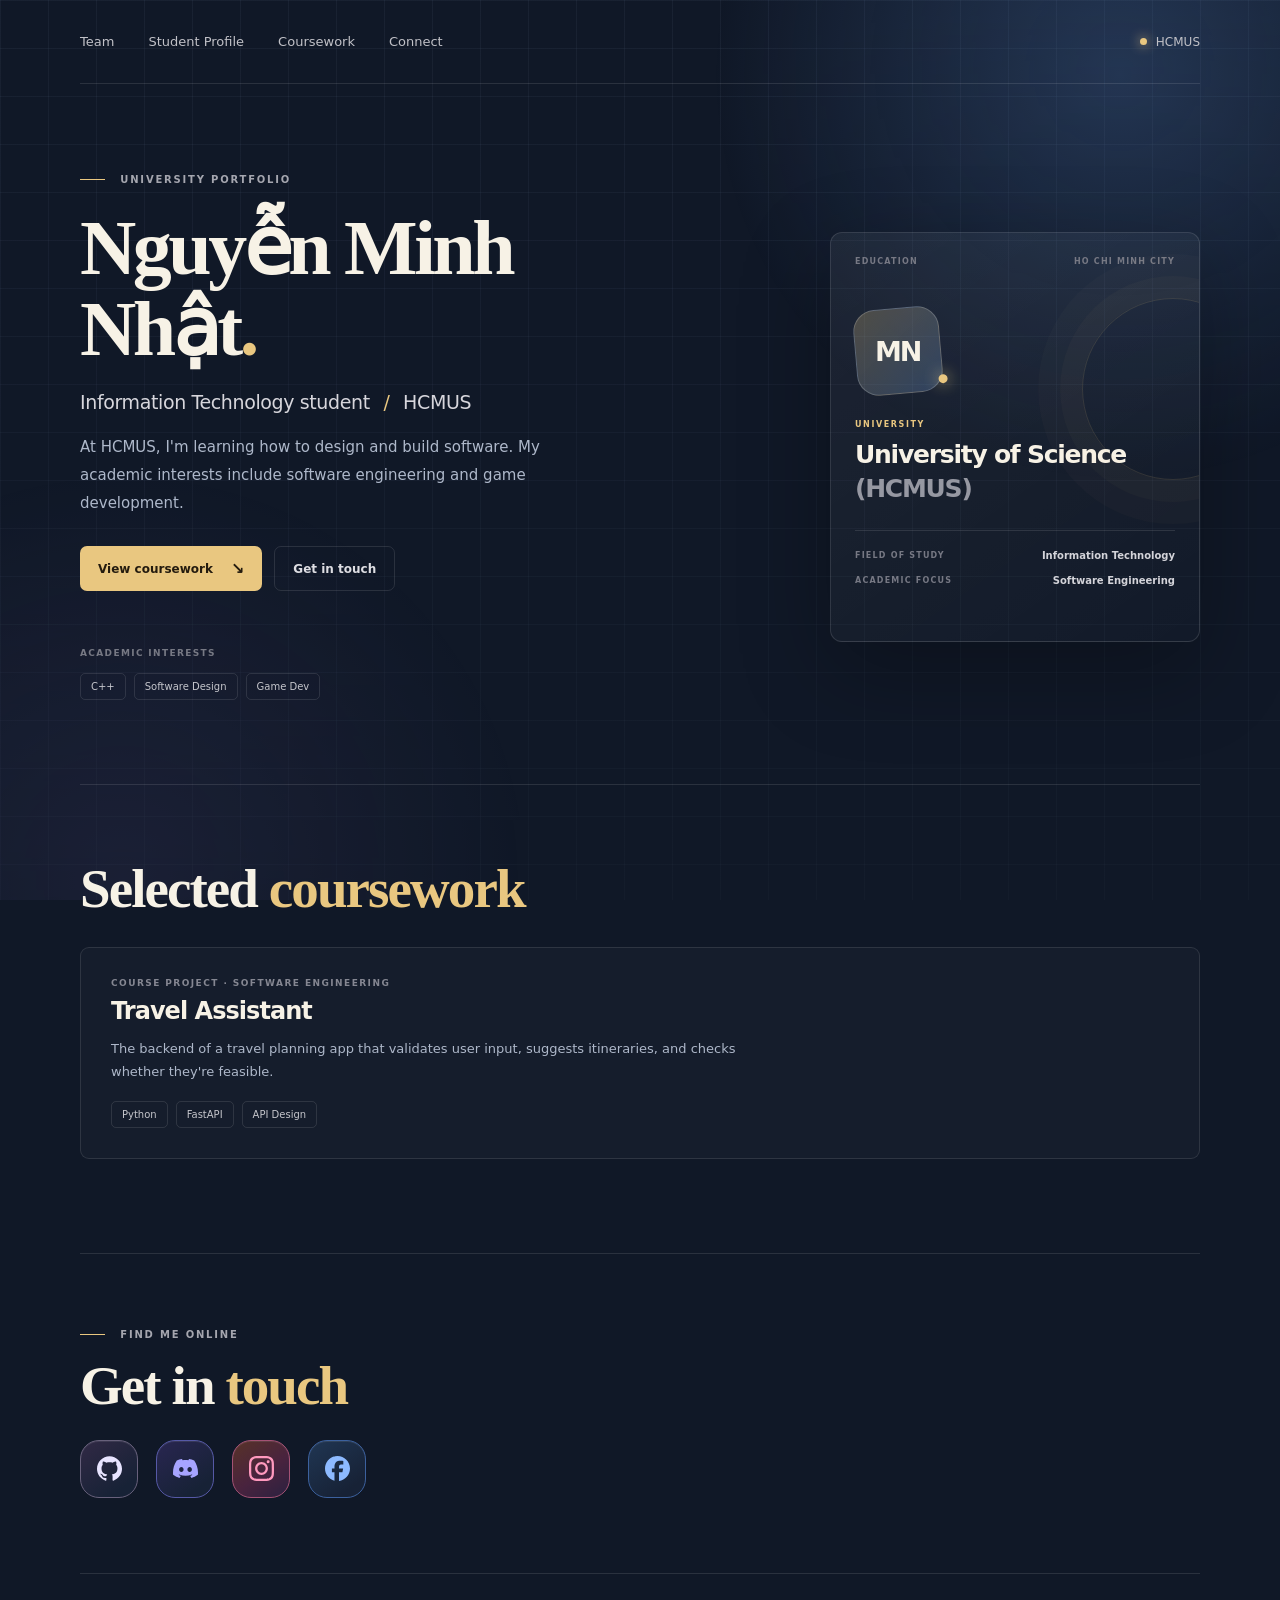
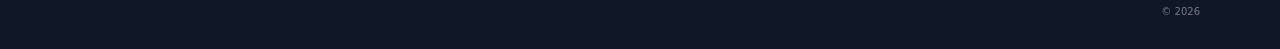
<file: members/zt.html>
<!doctype html>
<html lang="en">
<head>
  <meta charset="utf-8">
  <meta name="viewport" content="width=device-width, initial-scale=1">
  <meta name="description" content="University portfolio of Nguyễn Minh Nhật, an information technology student at HCMUS. Explore his academic interests and coursework.">
  <title>Nguyễn Minh Nhật — University Portfolio</title>
  <style>
    :root {
      color-scheme: dark;
      --bg: #101827;
      --panel: #172236;
      --text: #f7f2e6;
      --muted: #aeb8ca;
      --line: rgba(255,255,255,.11);
      --gold: #e9c780;
      font-family: Inter, ui-sans-serif, system-ui, -apple-system, BlinkMacSystemFont, "Segoe UI", sans-serif;
    }
    * { box-sizing: border-box; }
    html { scroll-behavior: smooth; }
    body {
      margin: 0; min-width: 320px; color: var(--text); background: var(--bg);
      overflow-x: hidden; isolation: isolate;
    }
    a { color: inherit; text-decoration: none; }
    .ambient {
      position: fixed;
      inset: 0;
      z-index: -1;
      pointer-events: none;
      overflow: hidden;
      background:
        linear-gradient(rgba(169, 195, 230, .06) 1px, transparent 1px),
        linear-gradient(90deg, rgba(169, 195, 230, .06) 1px, transparent 1px);
      background-size: 48px 48px;
      mask-image: linear-gradient(#000, rgba(0, 0, 0, .45));
    }
    .ambient::before,
    .ambient::after {
      content: "";
      position: absolute;
      width: clamp(360px, 65vw, 900px);
      aspect-ratio: 1;
      animation: ambient-drift 18s ease-in-out infinite alternate;
    }
    .ambient::before {
      top: -38%;
      right: -20%;
      background: radial-gradient(circle, rgba(76, 115, 173, .34), transparent 69%);
    }
    .ambient::after {
      bottom: -44%;
      left: -23%;
      background: radial-gradient(circle, rgba(112, 96, 166, .23), transparent 69%);
      animation-direction: alternate-reverse;
    }
    @keyframes ambient-drift {
      from { transform: translate(0, 0); }
      to { transform: translate(-16%, 15%); }
    }
    @media (prefers-reduced-motion: reduce) {
      html { scroll-behavior: auto; }
      .ambient::before, .ambient::after { animation: none; }
    }
    .site-header, main, .site-footer { width: min(1120px, calc(100% - 56px)); margin-inline: auto; }
    .accent { color: var(--gold); }
    .site-header { height: 84px; display: flex; align-items: center; justify-content: space-between; border-bottom: 1px solid var(--line); }
    .main-nav { display: flex; gap: 34px; color: #c1c1c7; font-size: 13px; }
    .main-nav a, .availability { transition: color .2s ease; }
    .main-nav a:is(:hover, :focus-visible),
    .availability:is(:hover, :focus-visible) {
      color: var(--gold);
      text-decoration: underline;
      text-underline-offset: .35em;
    }
    .availability { display: inline-flex; align-items: center; gap: 9px; color: #c1c1c7; font-size: 12px; }
    .availability span { width: 7px; height: 7px; border-radius: 50%; background: var(--gold); box-shadow: 0 0 12px var(--gold); }
    .hero { min-height: 610px; padding: 90px 0 84px; display: grid; grid-template-columns: 1.15fr .85fr; align-items: center; gap: 80px; }
    .eyebrow { margin: 0 0 22px; color: #a5a6af; font-size: 10px; font-weight: 700; letter-spacing: .18em; }
    .eyebrow-line { display: inline-block; width: 25px; height: 1px; margin: 0 10px 3px 0; background: var(--gold); }
    h1 { margin: 0; font: 600 clamp(42px, 7vw, 78px)/1.04 Georgia, serif; letter-spacing: -.045em; }
    .hero-role { margin: 22px 0 0; color: #d7d6dc; font-size: clamp(15px, 2vw, 19px); letter-spacing: -.02em; }
    .hero-role span { padding: 0 8px; color: var(--gold); }
    .hero-description { max-width: 520px; margin: 21px 0 0; color: var(--muted); font-size: 15px; line-height: 1.85; }
    .hero-actions { display: flex; gap: 12px; margin-top: 29px; }
    .button { min-height: 45px; display: inline-flex; align-items: center; justify-content: center; gap: 18px; padding: 0 18px; border-radius: 7px; font-size: 12px; font-weight: 650; transition: transform .2s, border-color .2s; }
    .button:hover { transform: translateY(-2px); }
    .button-primary { color: #241b0e; background: var(--gold); }
    .button-primary span { font-size: 16px; }
    .button-quiet { border: 1px solid var(--line); color: #dedee3; }
    .button-quiet:hover { border-color: rgba(233,199,128,.55); }
    .hero-meta { margin-top: 50px; }
    .meta-label, .card-topline, .card-facts span { color: #777984; font-size: 9px; letter-spacing: .15em; font-weight: 700; }
    .skill-list { display: flex; flex-wrap: wrap; gap: 8px; margin-top: 13px; }
    .skill-list span, .project-tags span { padding: 7px 10px; border: 1px solid var(--line); border-radius: 5px; color: #c5c6cc; font-size: 10px; }
    .profile-card { position: relative; max-width: 370px; min-height: 410px; justify-self: end; width: 100%; padding: 24px; border: 1px solid rgba(255,255,255,.12); border-radius: 12px; background: linear-gradient(145deg, rgba(255,255,255,.055), rgba(255,255,255,.012)); box-shadow: 0 28px 90px rgba(0,0,0,.28); overflow: hidden; }
    .profile-card::before { content: ""; position: absolute; width: 180px; height: 180px; top: 65px; right: -65px; border: 1px solid rgba(233,199,128,.14); border-radius: 50%; box-shadow: 0 0 0 22px rgba(233,199,128,.025), 0 0 0 44px rgba(233,199,128,.018); }
    .card-topline { display: flex; justify-content: space-between; font-size: 8px; }
    .avatar { position: relative; display: grid; place-items: center; width: 86px; height: 86px; margin-top: 42px; border-radius: 22px; background: linear-gradient(140deg, rgba(233,199,128,.25), rgba(98,142,201,.3)); border: 1px solid rgba(255,255,255,.18); transform: rotate(-5deg); }
    .avatar span { font-size: 27px; font-weight: 800; letter-spacing: -.08em; transform: rotate(5deg); }
    .avatar i { position: absolute; width: 9px; height: 9px; right: -5px; bottom: 6px; border-radius: 50%; background: var(--gold); box-shadow: 0 0 15px var(--gold); }
    .card-caption { margin: 26px 0 9px; color: var(--gold); font-size: 8px; font-weight: 700; letter-spacing: .2em; }
    .profile-card h2 { margin: 0; font-size: 25px; line-height: 1.35; letter-spacing: -.05em; }
    .profile-card h2 span { color: #9698a2; }
    .card-divider { height: 1px; margin: 24px 0 19px; background: var(--line); }
    .card-facts { display: grid; gap: 14px; }
    .card-facts div { display: flex; align-items: center; justify-content: space-between; gap: 10px; }
    .card-facts span { font-size: 8px; }
    .card-facts strong { color: #d4d4da; font-size: 10px; font-weight: 550; }
    .section { padding: 74px 0 94px; border-top: 1px solid var(--line); }
    .section-heading { display: flex; align-items: end; justify-content: space-between; margin-bottom: 28px; }
    .section-heading .eyebrow { margin-bottom: 13px; }
    .section-heading h2, .connect-section h2 { margin: 0; font: 600 clamp(36px, 5vw, 55px)/1.08 Georgia, serif; letter-spacing: -.035em; }
    .project-card { padding: 30px; border: 1px solid var(--line); border-radius: 9px; background: rgba(255,255,255,.025); }
    .project-kicker { margin: 0 0 9px; color: #858792; font-size: 9px; letter-spacing: .16em; font-weight: 700; }
    .project-content h3 { margin: 0; font-size: 24px; letter-spacing: -.04em; }
    .project-content > p:not(.project-kicker) { max-width: 650px; color: var(--muted); font-size: 13px; line-height: 1.75; }
    .project-tags { display: flex; gap: 8px; flex-wrap: wrap; margin-top: 18px; }
    .connect-section { padding: 75px 0; border-top: 1px solid var(--line); }
    .connect-section .eyebrow { margin-bottom: 16px; }
    .social-links {
      display: flex;
      gap: clamp(10px, 2vw, 18px);
      margin-top: 24px;
    }
    .social-links a {
      display: grid;
      place-items: center;
      width: 58px;
      height: 58px;
      border: 1px solid var(--social-border);
      border-radius: 19px;
      color: var(--social-color);
      background: linear-gradient(145deg, var(--social-glow), var(--panel) 80%);
      box-shadow: inset 0 1px rgba(255, 255, 255, .09);
      transition: background-color .22s, color .22s, box-shadow .22s, transform .22s;
    }
    .social-links svg { width: 25px; height: 25px; fill: currentColor; }
    .social-links .github {
      --social-color: #e8e4ff;
      --social-border: #68617c;
      --social-glow: #312945;
    }
    .social-links .discord {
      --social-color: #a7a4ff;
      --social-border: #5659a6;
      --social-glow: #292651;
    }
    .social-links .instagram {
      --social-color: #ff99be;
      --social-border: #a45275;
      --social-glow: #49233e;
      background: linear-gradient(145deg, #583228, var(--social-glow) 55%, #2b2140);
    }
    .social-links .facebook {
      --social-color: #8dbaff;
      --social-border: #3c619e;
      --social-glow: #203653;
    }
    .social-links a:is(:hover, :focus-visible, :active) {
      background: var(--social-color);
      color: var(--bg);
      box-shadow: 0 0 18px var(--social-border);
      transform: translateY(-3px);
    }
    .social-links a:focus-visible {
      outline: 2px solid var(--social-color);
      outline-offset: 3px;
    }
    .social-links a:active { transform: scale(.94); transition: none; }
    @media (prefers-reduced-motion: reduce) {
      .social-links a { transition: none; }
      .social-links a:is(:hover, :focus-visible, :active) { transform: none; }
    }
    .site-footer { min-height: 76px; display: flex; align-items: center; justify-content: flex-end; border-top: 1px solid var(--line); color: #777984; font-size: 10px; }
    @media (max-width: 760px) {
      .site-header, main, .site-footer { width: min(100% - 36px, 560px); }
      .site-header { height: 70px; }
      .main-nav { gap: 15px; font-size: 11px; }
      .availability { display: none; }
      .hero { min-height: auto; grid-template-columns: 1fr; gap: 48px; padding: 70px 0; }
      .profile-card { justify-self: start; max-width: 100%; min-height: 380px; }
      .hero-meta { margin-top: 38px; }
      .section { padding: 58px 0 68px; }
      .project-card { padding: 20px 16px; }
      .project-content h3 { font-size: 21px; }
      .connect-section { padding: 58px 0; }
      .site-footer { gap: 10px; font-size: 9px; }
    }
    @media (max-width: 420px) {
      .main-nav { gap: 11px; font-size: 10px; }
      .hero-actions { flex-wrap: wrap; }
      .section-heading { align-items: start; gap: 14px; }
      .card-facts div { align-items: flex-start; flex-direction: column; gap: 5px; }
    }
  </style>
</head>
<body>
  <div class="ambient" aria-hidden="true"></div>

  <header class="site-header">
    <nav class="main-nav" aria-label="Main navigation">
      <a href="../index.html">Team</a>
      <a href="#about">Student Profile</a>
      <a href="#work">Coursework</a>
      <a href="#connect">Connect</a>
    </nav>

    <a class="availability" href="#education">
      <span></span> HCMUS
    </a>
  </header>

  <main>
    <section class="hero" id="about">
      <div class="hero-copy">
        <p class="eyebrow"><span class="eyebrow-line"></span> UNIVERSITY PORTFOLIO</p>
        <h1>Nguyễn Minh Nhật<span class="accent">.</span></h1>
        <p class="hero-role">Information Technology student <span>/</span> HCMUS</p>

        <p class="hero-description">
          At HCMUS, I'm learning how to design and build software. My academic interests include
          software engineering and game development.
        </p>

        <div class="hero-actions">
          <a class="button button-primary" href="#work">
            View coursework <span aria-hidden="true">↘</span>
          </a>
          <a class="button button-quiet" href="#connect">Get in touch</a>
        </div>

        <div class="hero-meta">
          <span class="meta-label">ACADEMIC INTERESTS</span>
          <div class="skill-list">
            <span>C++</span>
            <span>Software Design</span>
            <span>Game Dev</span>
          </div>
        </div>
      </div>

      <aside class="profile-card" id="education" aria-labelledby="education-title">
        <div class="card-topline">
          <span>EDUCATION</span>
          <span>HO CHI MINH CITY</span>
        </div>

        <div class="avatar" aria-hidden="true">
          <span>MN</span><i></i>
        </div>

        <p class="card-caption">UNIVERSITY</p>
        <h2 id="education-title">University of Science <span>(HCMUS)</span></h2>

        <div class="card-divider"></div>

        <div class="card-facts">
          <div>
            <span>FIELD OF STUDY</span>
            <strong>Information Technology</strong>
          </div>
          <div>
            <span>ACADEMIC FOCUS</span>
            <strong>Software Engineering</strong>
          </div>
        </div>

      </aside>
    </section>

    <section class="section work-section" id="work">
      <div class="section-heading">
        <div>
          <h2>Selected <span class="accent">coursework</span></h2>
        </div>
      </div>

      <article class="project-card">
        <div class="project-content">
          <p class="project-kicker">COURSE PROJECT · SOFTWARE ENGINEERING</p>
          <h3>Travel Assistant</h3>
          <p>
            The backend of a travel planning app that validates user input,
            suggests itineraries, and checks whether they're feasible.
          </p>
          <div class="project-tags">
            <span>Python</span>
            <span>FastAPI</span>
            <span>API Design</span>
          </div>
        </div>

      </article>
    </section>

    <section class="connect-section" id="connect">
      <div>
        <p class="eyebrow"><span class="eyebrow-line"></span> FIND ME ONLINE</p>
        <h2>Get in <span class="accent">touch</span></h2>
      </div>

      <div class="social-links">
        <a class="github" href="https://github.com/Zoto1" target="_blank" rel="noopener noreferrer" aria-label="GitHub" title="GitHub">
          <svg viewBox="0 0 24 24" aria-hidden="true" focusable="false">
            <path d="M12 .297c-6.63 0-12 5.373-12 12 0 5.303 3.438 9.8 8.205 11.385.6.113.82-.258.82-.577 0-.285-.01-1.04-.015-2.04-3.338.724-4.042-1.61-4.042-1.61C4.422 18.07 3.633 17.7 3.633 17.7c-1.087-.744.084-.729.084-.729 1.205.084 1.838 1.236 1.838 1.236 1.07 1.835 2.809 1.305 3.495.998.108-.776.417-1.305.76-1.605-2.665-.3-5.466-1.332-5.466-5.93 0-1.31.465-2.38 1.235-3.22-.135-.303-.54-1.523.105-3.176 0 0 1.005-.322 3.3 1.23.96-.267 1.98-.399 3-.405 1.02.006 2.04.138 3 .405 2.28-1.552 3.285-1.23 3.285-1.23.645 1.653.24 2.873.12 3.176.765.84 1.23 1.91 1.23 3.22 0 4.61-2.805 5.625-5.475 5.92.42.36.81 1.096.81 2.22 0 1.606-.015 2.896-.015 3.286 0 .315.21.69.825.57C20.565 22.092 24 17.592 24 12.297c0-6.627-5.373-12-12-12"/>
          </svg>
        </a>
        <a class="discord" href="https://discord.com/users/807615616906166293" target="_blank" rel="noopener noreferrer" aria-label="Discord" title="Discord">
          <svg viewBox="0 0 24 24" aria-hidden="true" focusable="false">
            <path d="M20.317 4.3698a19.7913 19.7913 0 00-4.8851-1.5152.0741.0741 0 00-.0785.0371c-.211.3753-.4447.8648-.6083 1.2495-1.8447-.2762-3.68-.2762-5.4868 0-.1636-.3933-.4058-.8742-.6177-1.2495a.077.077 0 00-.0785-.037 19.7363 19.7363 0 00-4.8852 1.515.0699.0699 0 00-.0321.0277C.5334 9.0458-.319 13.5799.0992 18.0578a.0824.0824 0 00.0312.0561c2.0528 1.5076 4.0413 2.4228 5.9929 3.0294a.0777.0777 0 00.0842-.0276c.4616-.6304.8731-1.2952 1.226-1.9942a.076.076 0 00-.0416-.1057c-.6528-.2476-1.2743-.5495-1.8722-.8923a.077.077 0 01-.0076-.1277c.1258-.0943.2517-.1923.3718-.2914a.0743.0743 0 01.0776-.0105c3.9278 1.7933 8.18 1.7933 12.0614 0a.0739.0739 0 01.0785.0095c.1202.099.246.1981.3728.2924a.077.077 0 01-.0066.1276 12.2986 12.2986 0 01-1.873.8914.0766.0766 0 00-.0407.1067c.3604.698.7719 1.3628 1.225 1.9932a.076.076 0 00.0842.0286c1.961-.6067 3.9495-1.5219 6.0023-3.0294a.077.077 0 00.0313-.0552c.5004-5.177-.8382-9.6739-3.5485-13.6604a.061.061 0 00-.0312-.0286zM8.02 15.3312c-1.1825 0-2.1569-1.0857-2.1569-2.419 0-1.3332.9555-2.4189 2.157-2.4189 1.2108 0 2.1757 1.0952 2.1568 2.419 0 1.3332-.9555 2.4189-2.1569 2.4189zm7.9748 0c-1.1825 0-2.1569-1.0857-2.1569-2.419 0-1.3332.9554-2.4189 2.1569-2.4189 1.2108 0 2.1757 1.0952 2.1568 2.419 0 1.3332-.946 2.4189-2.1568 2.4189Z"/>
          </svg>
        </a>
        <a class="instagram" href="https://instagram.com/zoto_nguyen/" target="_blank" rel="noopener noreferrer" aria-label="Instagram" title="Instagram">
          <svg viewBox="0 0 24 24" aria-hidden="true" focusable="false">
            <path d="M7.0301.084c-1.2768.0602-2.1487.264-2.911.5634-.7888.3075-1.4575.72-2.1228 1.3877-.6652.6677-1.075 1.3368-1.3802 2.127-.2954.7638-.4956 1.6365-.552 2.914-.0564 1.2775-.0689 1.6882-.0626 4.947.0062 3.2586.0206 3.6671.0825 4.9473.061 1.2765.264 2.1482.5635 2.9107.308.7889.72 1.4573 1.388 2.1228.6679.6655 1.3365 1.0743 2.1285 1.38.7632.295 1.6361.4961 2.9134.552 1.2773.056 1.6884.069 4.9462.0627 3.2578-.0062 3.668-.0207 4.9478-.0814 1.28-.0607 2.147-.2652 2.9098-.5633.7889-.3086 1.4578-.72 2.1228-1.3881.665-.6682 1.0745-1.3378 1.3795-2.1284.2957-.7632.4966-1.636.552-2.9124.056-1.2809.0692-1.6898.063-4.948-.0063-3.2583-.021-3.6668-.0817-4.9465-.0607-1.2797-.264-2.1487-.5633-2.9117-.3084-.7889-.72-1.4568-1.3876-2.1228C21.2982 1.33 20.628.9208 19.8378.6165 19.074.321 18.2017.1197 16.9244.0645 15.6471.0093 15.236-.005 11.977.0014 8.718.0076 8.31.0215 7.0301.0839m.1402 21.6932c-1.17-.0509-1.8053-.2453-2.2287-.408-.5606-.216-.96-.4771-1.3819-.895-.422-.4178-.6811-.8186-.9-1.378-.1644-.4234-.3624-1.058-.4171-2.228-.0595-1.2645-.072-1.6442-.079-4.848-.007-3.2037.0053-3.583.0607-4.848.05-1.169.2456-1.805.408-2.2282.216-.5613.4762-.96.895-1.3816.4188-.4217.8184-.6814 1.3783-.9003.423-.1651 1.0575-.3614 2.227-.4171 1.2655-.06 1.6447-.072 4.848-.079 3.2033-.007 3.5835.005 4.8495.0608 1.169.0508 1.8053.2445 2.228.408.5608.216.96.4754 1.3816.895.4217.4194.6816.8176.9005 1.3787.1653.4217.3617 1.056.4169 2.2263.0602 1.2655.0739 1.645.0796 4.848.0058 3.203-.0055 3.5834-.061 4.848-.051 1.17-.245 1.8055-.408 2.2294-.216.5604-.4763.96-.8954 1.3814-.419.4215-.8181.6811-1.3783.9-.4224.1649-1.0577.3617-2.2262.4174-1.2656.0595-1.6448.072-4.8493.079-3.2045.007-3.5825-.006-4.848-.0608M16.953 5.5864A1.44 1.44 0 1 0 18.39 4.144a1.44 1.44 0 0 0-1.437 1.4424M5.8385 12.012c.0067 3.4032 2.7706 6.1557 6.173 6.1493 3.4026-.0065 6.157-2.7701 6.1506-6.1733-.0065-3.4032-2.771-6.1565-6.174-6.1498-3.403.0067-6.156 2.771-6.1496 6.1738M8 12.0077a4 4 0 1 1 4.008 3.9921A3.9996 3.9996 0 0 1 8 12.0077"/>
          </svg>
        </a>
        <a class="facebook" href="https://facebook.com/lanhat.tui.9/" target="_blank" rel="noopener noreferrer" aria-label="Facebook" title="Facebook">
          <svg viewBox="0 0 24 24" aria-hidden="true" focusable="false">
            <path d="M9.101 23.691v-7.98H6.627v-3.667h2.474v-1.58c0-4.085 1.848-5.978 5.858-5.978.401 0 .955.042 1.468.103a8.68 8.68 0 0 1 1.141.195v3.325a8.623 8.623 0 0 0-.653-.036 26.805 26.805 0 0 0-.733-.009c-.707 0-1.259.096-1.675.309a1.686 1.686 0 0 0-.679.622c-.258.42-.374.995-.374 1.752v1.297h3.919l-.386 2.103-.287 1.564h-3.246v8.245C19.396 23.238 24 18.179 24 12.044c0-6.627-5.373-12-12-12s-12 5.373-12 12c0 5.628 3.874 10.35 9.101 11.647Z"/>
          </svg>
        </a>
      </div>
    </section>
  </main>

  <footer class="site-footer">
    <span>© 2026</span>
  </footer>
</body>
</html>
</file>
<file: assets/style.css>
@import url('https://fonts.googleapis.com/css2?family=Be+Vietnam+Pro:wght@400;500;600;700&family=Bricolage+Grotesque:wght@700;800&display=swap');

:root {
  --bg: #f6f4ef;
  --surface: #ffffff;
  --ink: #141820;
  --muted: #4b5260;
  --line: #e4e0d8;
  --accent: #0e6b5c;
  --accent-dark: #094f44;
  --accent-soft: #e3f1ec;
  --radius: 14px;
  --radius-sm: 10px;
}

[data-theme="dark"] {
  --bg: #111317;
  --surface: #1a1d24;
  --ink: #f3f1ec;
  --muted: #b4bcc8;
  --line: #2a2f3a;
  --accent: #2bb59e;
  --accent-dark: #4fd1bc;
  --accent-soft: rgba(43, 181, 158, 0.16);
}

[data-theme="dark"] .site-header:not(.site-header--hero) {
  background-color: rgba(17, 19, 23, 0.92);
}

[data-theme="dark"] code {
  background-color: rgba(255, 255, 255, 0.1);
}

[data-theme="dark"] .band-ink {
  background-color: #0b0d10;
  border-top: 1px solid var(--line);
  border-bottom: 1px solid var(--line);
}

[data-theme="dark"] .member-card[data-tone="1"] { --card-accent: #38b2a0; }
[data-theme="dark"] .member-card[data-tone="2"] { --card-accent: #69a0e0; }
[data-theme="dark"] .member-card[data-tone="3"] { --card-accent: #5bb87c; }
[data-theme="dark"] .member-card[data-tone="4"] { --card-accent: #e0ab48; }
[data-theme="dark"] .member-card[data-tone="5"] { --card-accent: #e28265; }
[data-theme="dark"] .member-card[data-tone="6"] { --card-accent: #89a6c8; }

[data-theme="dark"] .btn:not(.btn-hero):not(.btn-hero-primary):not(.btn-hero-ghost):not(.btn-light):not(.btn-secondary):not(.btn-ghost-dark) {
  color: #0b0d10;
}

[data-theme="dark"] .btn-hero-primary {
  background-color: var(--accent);
  border-color: var(--accent);
  color: #0b0d10;
}

[data-theme="dark"] .btn-hero-primary:hover {
  background-color: var(--accent-dark);
  border-color: var(--accent-dark);
  color: #0b0d10;
}

[data-theme="dark"] .btn-secondary {
  color: var(--ink);
  border-color: var(--line);
}

[data-theme="dark"] .btn-secondary:hover {
  background-color: rgba(255, 255, 255, 0.08);
  border-color: var(--ink);
  color: var(--ink);
}

[data-theme="dark"] .profile-banner,
[data-theme="dark"] .ct-step {
  border-top-color: var(--accent);
}

[data-theme="dark"] .profile-role-line,
[data-theme="dark"] .ct-step h3,
[data-theme="dark"] .pager-center {
  color: var(--accent);
  border-color: var(--accent);
}

[data-theme="dark"] .profile-motto {
  border-left-color: var(--accent);
}

*,
*::before,
*::after {
  box-sizing: border-box;
}

html {
  scroll-behavior: smooth;
  overflow-x: clip;
}

body {
  margin: 0;
  font-family: "Be Vietnam Pro", system-ui, -apple-system, "Segoe UI", Roboto, Helvetica, Arial, sans-serif;
  font-size: 1.0625rem;
  line-height: 1.65;
  background-color: var(--bg);
  color: var(--ink);
  min-height: 100vh;
  display: flex;
  flex-direction: column;
  overflow-x: clip;
}

img {
  display: block;
  max-width: 100%;
  height: auto;
}

a {
  color: var(--accent);
  text-decoration: none;
}

a:hover {
  text-decoration: underline;
}

code {
  font-family: ui-monospace, SFMono-Regular, Menlo, Consolas, monospace;
  font-size: 0.88em;
  background-color: rgba(20, 22, 26, 0.06);
  padding: 2px 6px;
  border-radius: 6px;
}

h1,
h2 {
  margin: 0;
  color: inherit;
  font-family: "Bricolage Grotesque", "Be Vietnam Pro", system-ui, sans-serif;
}

h3 {
  margin: 0;
  color: inherit;
}

.container {
  width: 100%;
  max-width: 1200px;
  margin: 0 auto;
  padding: 0 32px;
}

main.container {
  flex: 1;
  padding-top: 40px;
  padding-bottom: 80px;
}

/* ---------- Navigation ---------- */
.site-header {
  position: sticky;
  top: 0;
  z-index: 100;
  background-color: rgba(246, 244, 239, 0.94);
  backdrop-filter: blur(10px);
  border-bottom: 1px solid var(--line);
}

.site-nav {
  display: flex;
  flex-wrap: wrap;
  align-items: center;
  justify-content: space-between;
  gap: 12px 24px;
  padding: 12px 0;
}

.site-nav--centered {
  position: relative;
  justify-content: center;
  padding: 16px 0;
}

.theme-toggle {
  position: absolute;
  right: 0;
  top: 50%;
  transform: translateY(-50%);
  width: 44px;
  height: 44px;
  border-radius: 999px;
  border: 1px solid var(--line);
  background-color: transparent;
  color: var(--ink);
  cursor: pointer;
  display: inline-flex;
  align-items: center;
  justify-content: center;
  transition: background-color 0.15s ease, border-color 0.15s ease, color 0.15s ease;
}

.theme-toggle:hover {
  background-color: rgba(20, 22, 26, 0.08);
  border-color: var(--ink);
}

[data-theme="dark"] .theme-toggle:hover {
  background-color: rgba(255, 255, 255, 0.1);
}

.site-header--hero .theme-toggle {
  color: #ffffff;
  border-color: rgba(255, 255, 255, 0.36);
}

.site-header--hero .theme-toggle:hover {
  background-color: rgba(255, 255, 255, 0.16);
  border-color: #ffffff;
}

.theme-toggle .icon-sun {
  display: none;
}

[data-theme="dark"] .theme-toggle .icon-sun {
  display: block;
}

[data-theme="dark"] .theme-toggle .icon-moon {
  display: none;
}

.nav-links {
  display: flex;
  flex-wrap: wrap;
  align-items: center;
  justify-content: center;
  gap: 8px 28px;
  list-style: none;
  margin: 0;
  padding: 0;
}

.nav-links a {
  display: inline-flex;
  align-items: center;
  min-height: 44px;
  padding: 4px 2px;
  font-size: 0.82rem;
  font-weight: 600;
  letter-spacing: 0.14em;
  text-transform: uppercase;
  color: var(--muted);
  border-bottom: 2px solid transparent;
  transition: color 0.15s ease, border-color 0.15s ease;
}

.nav-links a:hover,
.nav-links a.active {
  color: var(--ink);
  border-bottom-color: var(--ink);
  text-decoration: none;
}

/* Transparent overlay header on Homepage Hero */
.site-header--hero {
  position: absolute;
  top: 0;
  left: 0;
  right: 0;
  z-index: 20;
  background-color: transparent;
  backdrop-filter: none;
  border-bottom: 0;
}

.site-header--hero .site-nav--centered {
  padding: 22px 0;
}

.site-header--hero .nav-links a {
  color: rgba(255, 255, 255, 0.88);
}

.site-header--hero .nav-links a:hover,
.site-header--hero .nav-links a.active {
  color: #ffffff;
  border-bottom-color: #ffffff;
}

/* ---------- Hero (~2/3 screen height, high-contrast overlay) ---------- */
.hero-cover {
  position: relative;
  min-height: clamp(500px, 70vh, 680px);
  display: flex;
  align-items: center;
  justify-content: center;
  text-align: center;
  padding: 120px 24px 80px;
  color: #ffffff;
  overflow: hidden;
  background-color: #10141c;
}

.hero-bg {
  position: absolute;
  inset: 0;
  width: 100%;
  height: 100%;
  object-fit: cover;
  object-position: center;
  z-index: 0;
}

.hero-cover::after {
  content: "";
  position: absolute;
  inset: 0;
  background:
    radial-gradient(ellipse at center, rgba(12, 16, 24, 0.72) 0%, rgba(12, 16, 24, 0.45) 75%),
    linear-gradient(
      180deg,
      rgba(12, 16, 24, 0.74) 0%,
      rgba(12, 16, 24, 0.72) 55%,
      rgba(12, 16, 24, 0.86) 100%
    );
  z-index: 1;
}

.hero-content {
  position: relative;
  z-index: 2;
  width: 100%;
  max-width: 820px;
  margin: 0 auto;
}

.hero-content h1 {
  margin: 0 0 18px;
  font-weight: 800;
  font-size: clamp(2.6rem, 5.8vw, 4.4rem);
  line-height: 1.06;
  letter-spacing: -0.03em;
  color: #ffffff;
  text-shadow: 0 2px 18px rgba(0, 0, 0, 0.35);
}

.hero-lead {
  max-width: 56ch;
  margin: 0 auto 32px;
  font-size: clamp(1.06rem, 1.8vw, 1.24rem);
  font-weight: 400;
  line-height: 1.62;
  color: rgba(255, 255, 255, 0.95);
}

.hero-actions {
  display: flex;
  flex-wrap: wrap;
  justify-content: center;
  gap: 14px;
}

@keyframes rise {
  from {
    opacity: 0;
    transform: translateY(14px);
  }
  to {
    opacity: 1;
    transform: translateY(0);
  }
}

.hero-content h1,
.hero-lead,
.hero-actions {
  animation: rise 0.55s ease both;
}

.hero-lead {
  animation-delay: 0.08s;
}

.hero-actions {
  animation-delay: 0.16s;
}

/* ---------- Buttons ---------- */
.btn,
.btn-link {
  display: inline-flex;
  align-items: center;
  justify-content: center;
  min-height: 48px;
  padding: 0 26px;
  border-radius: 999px;
  border: 1px solid var(--accent);
  background-color: var(--accent);
  color: #ffffff;
  font-family: inherit;
  font-size: 0.98rem;
  font-weight: 600;
  cursor: pointer;
  transition: background-color 0.15s ease, border-color 0.15s ease, color 0.15s ease, transform 0.1s ease;
}

.btn:hover,
.btn-link:hover {
  background-color: var(--accent-dark);
  border-color: var(--accent-dark);
  text-decoration: none;
}

.btn:active,
.btn-link:active,
.btn-more:active {
  transform: translateY(1px);
}

.btn-hero-primary {
  background-color: var(--accent);
  border-color: var(--accent);
  color: #ffffff;
  box-shadow: 0 10px 24px rgba(0, 0, 0, 0.25);
}

.btn-hero-primary:hover {
  background-color: var(--accent-dark);
  border-color: var(--accent-dark);
  color: #ffffff;
  transform: translateY(-1px);
}

.btn-hero-ghost {
  background-color: rgba(255, 255, 255, 0.12);
  border-color: rgba(255, 255, 255, 0.45);
  color: #ffffff;
}

.btn-hero-ghost:hover {
  background-color: rgba(255, 255, 255, 0.22);
  border-color: #ffffff;
  color: #ffffff;
  transform: translateY(-1px);
}

.btn-hero,
.btn-light {
  background-color: #ffffff;
  color: #141820;
  border-color: #ffffff;
}

.btn-hero:hover,
.btn-light:hover {
  background-color: rgba(255, 255, 255, 0.9);
  border-color: rgba(255, 255, 255, 0.9);
  color: #141820;
  transform: translateY(-1px);
}

.btn-secondary {
  background-color: transparent;
  color: var(--ink);
  border: 1px solid #c9c3b8;
}

.btn-secondary:hover {
  background-color: rgba(20, 22, 26, 0.06);
  border-color: var(--ink);
  color: var(--ink);
}

.btn-ghost-dark {
  background-color: transparent;
  color: #ffffff;
  border: 1px solid rgba(255, 255, 255, 0.4);
}

.btn-ghost-dark:hover {
  background-color: rgba(255, 255, 255, 0.14);
  border-color: #ffffff;
  color: #ffffff;
}

/* ---------- Typography Helpers & Sections ---------- */
.eyebrow {
  display: inline-block;
  margin: 0 0 12px;
  font-size: 0.8rem;
  font-weight: 700;
  letter-spacing: 0.14em;
  text-transform: uppercase;
  color: var(--accent);
}

.section {
  padding: 112px 0;
  scroll-margin-top: 64px;
}

.section h2,
.section-title {
  font-size: clamp(1.95rem, 3.3vw, 2.6rem);
  font-weight: 800;
  line-height: 1.14;
  letter-spacing: -0.025em;
}

.section-desc {
  margin: 10px 0 0;
  color: var(--muted);
  max-width: 60ch;
}

.band-white {
  background-color: var(--surface);
}

.band-ink {
  background-color: #141820;
  color: #f3f1ec;
}

.band-ink .eyebrow {
  color: #7fd3bf;
}

.band-ink p {
  color: #d4dae3;
}

.band-ink code {
  background-color: rgba(255, 255, 255, 0.12);
  color: #f3f1ec;
}

.frame {
  position: relative;
  margin: 0;
  border-radius: var(--radius);
  overflow: hidden;
  background-color: #e9e4da;
}

.frame img {
  width: 100%;
  height: 100%;
  object-fit: cover;
  transition: transform 0.35s ease;
}

.frame:hover img {
  transform: scale(1.02);
}

/* ---------- Members Section (3x2 Desktop -> 2 Tablet -> 1 Mobile) ---------- */
.members-head {
  display: flex;
  flex-wrap: wrap;
  align-items: flex-end;
  justify-content: space-between;
  gap: 16px 40px;
  margin-bottom: 44px;
}

.members-head p {
  max-width: 40ch;
  margin: 0;
  font-size: 1.04rem;
  color: var(--muted);
}

.member-grid {
  display: grid;
  grid-template-columns: repeat(3, minmax(0, 1fr));
  gap: 30px 26px;
}

.member-card {
  display: flex;
  flex-direction: column;
  background-color: var(--surface);
  border: 1px solid var(--line);
  border-top: 3px solid var(--accent);
  border-radius: var(--radius);
  overflow: hidden;
  transition: transform 0.2s ease, border-color 0.2s ease, box-shadow 0.2s ease;
}

.member-card:hover {
  transform: translateY(-3px);
  border-color: var(--accent);
  box-shadow: 0 14px 30px rgba(20, 24, 32, 0.08);
}

.member-photo {
  aspect-ratio: 4 / 3;
  overflow: hidden;
  background-color: var(--bg);
  border-bottom: 1px solid var(--line);
}

.member-photo img {
  width: 100%;
  height: 100%;
  object-fit: cover;
  object-position: center top;
  transition: transform 0.35s ease;
}

.member-card:hover .member-photo img {
  transform: scale(1.03);
}

.member-body {
  padding: 22px 24px 24px;
  display: flex;
  flex-direction: column;
  gap: 8px;
  flex: 1;
}

.member-body h3 {
  font-size: 1.32rem;
  font-weight: 700;
  letter-spacing: -0.02em;
  color: var(--ink);
}

.member-role {
  margin: 0;
  font-size: 0.98rem;
  font-weight: 600;
  color: var(--accent);
}

.member-desc {
  margin: 4px 0 8px;
  color: var(--muted);
  font-size: 1rem;
  line-height: 1.58;
  flex: 1;
}

.btn-more {
  display: inline-flex;
  align-items: center;
  gap: 6px;
  min-height: 44px;
  font-size: 0.98rem;
  font-weight: 600;
  color: var(--accent);
  align-self: flex-start;
}

.btn-more .arrow {
  display: inline-block;
  transition: transform 0.18s ease;
}

.member-card:hover .btn-more .arrow,
.btn-more:hover .arrow {
  transform: translateX(4px);
}

/* ---------- About / Team Story Section ---------- */
.about {
  display: grid;
  grid-template-columns: 0.92fr 1.08fr;
  gap: 64px;
  align-items: center;
}

.about > * {
  min-width: 0;
}

.about-photo {
  aspect-ratio: 4 / 5;
}

.about h2 {
  margin-bottom: 16px;
}

.story-lead {
  margin: 0 0 24px;
  font-size: 1.06rem;
  line-height: 1.68;
  color: var(--muted);
}

.about-list {
  list-style: none;
  margin: 0;
  padding: 0;
}

.about-list li {
  display: grid;
  grid-template-columns: 46px 1fr;
  gap: 10px;
  padding: 18px 0;
  border-top: 1px solid var(--line);
}

.about-list .num {
  font-size: 1.08rem;
  font-weight: 800;
  color: var(--accent);
}

.about-list h3 {
  font-size: 1.1rem;
  font-weight: 700;
  margin-bottom: 4px;
}

.about-list p {
  margin: 0;
  color: var(--muted);
  font-size: 1rem;
  line-height: 1.6;
}

.team-quote {
  margin: 22px 0 0;
  padding: 16px 20px;
  border-left: 3px solid var(--accent);
  background-color: var(--bg);
  border-radius: 0 10px 10px 0;
  font-size: 1rem;
  font-style: italic;
  color: var(--ink);
}

/* ---------- Project Section (Dark band + Single Large Showcase) ---------- */
.project-top {
  display: grid;
  grid-template-columns: 0.95fr 1.2fr;
  gap: 56px;
  align-items: start;
}

.project-top > * {
  min-width: 0;
}

.project-en {
  margin: 10px 0 0;
  font-size: 1.08rem;
  font-weight: 500;
  color: #8ad6c5;
}

.project-summary {
  margin: 0 0 22px;
  font-size: 1.08rem;
  line-height: 1.65;
  color: #e4e8ef;
}

.project-benefits {
  list-style: none;
  margin: 0 0 22px;
  padding: 0;
  display: grid;
  gap: 10px;
}

.project-benefits li {
  position: relative;
  padding-left: 24px;
  font-size: 1.02rem;
  color: #edf0f5;
}

.project-benefits li::before {
  content: "✓";
  position: absolute;
  left: 0;
  top: 0;
  font-weight: 700;
  color: #7fd3bf;
}

.project-tech {
  margin: 0 0 28px;
  font-size: 0.98rem;
  color: #b9c2cf;
}

.project-actions {
  display: flex;
  flex-wrap: wrap;
  gap: 12px;
}

.project-showcase {
  margin-top: 48px;
  border-radius: 16px;
  border: 1px solid rgba(255, 255, 255, 0.14);
  background-color: #faf7f2;
  box-shadow: 0 24px 60px rgba(0, 0, 0, 0.35);
}

.project-showcase img {
  width: 100%;
  height: auto;
  object-fit: contain;
}

/* ---------- Unified Personal Profile Pages (members/*.html) ---------- */
.profile-banner {
  --member-accent: var(--accent);
  display: grid;
  grid-template-columns: 180px 1fr;
  gap: 32px;
  align-items: center;
  background-color: var(--surface);
  border: 1px solid var(--line);
  border-top: 4px solid var(--member-accent);
  border-radius: var(--radius);
  padding: 32px;
  margin-bottom: 36px;
}

.profile-avatar {
  width: 180px;
  aspect-ratio: 1 / 1;
  border-radius: var(--radius);
  overflow: hidden;
  background-color: #f3f0e8;
  border: 1px solid var(--line);
}

.profile-avatar img {
  width: 100%;
  height: 100%;
  object-fit: cover;
  object-position: center top;
}

.profile-banner-body h1 {
  margin: 0 0 8px;
  font-size: clamp(2rem, 4vw, 2.85rem);
  font-weight: 800;
  line-height: 1.1;
  letter-spacing: -0.03em;
}

.profile-role-line {
  margin: 0 0 12px;
  font-weight: 600;
  color: var(--member-accent);
}

.profile-motto {
  margin: 0;
  padding-left: 14px;
  border-left: 3px solid var(--member-accent);
  color: var(--muted);
  font-style: italic;
}

.badge {
  display: inline-block;
  padding: 4px 14px;
  border-radius: 999px;
  background-color: var(--accent-soft);
  color: var(--accent-dark);
  font-size: 0.82rem;
  font-weight: 600;
  margin-bottom: 14px;
}

main.container .section {
  padding: 0;
  margin-bottom: 44px;
}

main.container .section-title {
  font-size: clamp(1.45rem, 2.5vw, 1.9rem);
  margin-bottom: 10px;
}

main.container .section-desc {
  margin: 0 0 22px;
}

.profile-grid {
  display: grid;
  grid-template-columns: repeat(auto-fit, minmax(280px, 1fr));
  gap: 20px;
}

.card {
  background-color: var(--surface);
  border: 1px solid var(--line);
  border-radius: var(--radius);
  padding: 26px;
}

.card h2,
.card h3 {
  font-size: 1.18rem;
  font-weight: 700;
  letter-spacing: -0.01em;
  margin-bottom: 10px;
}

.card p {
  margin: 0 0 8px;
  color: var(--muted);
  font-size: 0.98rem;
}

.tag-list {
  display: flex;
  flex-wrap: wrap;
  gap: 8px;
  list-style: none;
  margin: 12px 0 0;
  padding: 0;
}

.tag {
  background-color: var(--accent-soft);
  color: var(--accent-dark);
  border-radius: 999px;
  padding: 5px 14px;
  font-size: 0.86rem;
  font-weight: 500;
}

.goal-list {
  margin: 10px 0 0;
  padding-left: 20px;
  color: var(--muted);
}

.goal-list li + li {
  margin-top: 8px;
}

.ct-grid {
  display: grid;
  grid-template-columns: repeat(auto-fit, minmax(240px, 1fr));
  gap: 20px;
}

.ct-step {
  background-color: var(--surface);
  border: 1px solid var(--line);
  border-top: 4px solid var(--member-accent, var(--accent));
  border-radius: var(--radius);
  padding: 22px;
}

.ct-step h3 {
  font-size: 1.02rem;
  font-weight: 700;
  color: var(--member-accent, var(--accent-dark));
  margin-bottom: 8px;
}

.ct-step p {
  margin: 0;
  color: var(--muted);
  font-size: 0.95rem;
}

/* Prev / Home / Next Member Pager */
.member-pager {
  display: grid;
  grid-template-columns: 1fr auto 1fr;
  align-items: center;
  gap: 12px;
  margin-top: 40px;
  padding-top: 28px;
  border-top: 1px solid var(--line);
}

.pager-link {
  display: inline-flex;
  align-items: center;
  min-height: 44px;
  padding: 8px 16px;
  border-radius: 999px;
  border: 1px solid var(--line);
  background-color: var(--surface);
  color: var(--ink);
  font-size: 0.92rem;
  font-weight: 600;
  justify-self: start;
  transition: border-color 0.15s ease, background-color 0.15s ease;
}

.pager-link--next {
  justify-self: end;
}

.pager-center {
  justify-self: center;
  border-color: var(--member-accent, var(--accent));
  color: var(--member-accent, var(--accent));
}

.pager-link:hover {
  border-color: var(--ink);
  background-color: var(--accent-soft);
  text-decoration: none;
}

/* ---------- Footer ---------- */
.site-footer {
  background-color: var(--bg);
  border-top: 1px solid var(--line);
  padding: 64px 0 36px;
  color: var(--muted);
  font-size: 1rem;
}

.footer-grid {
  display: grid;
  grid-template-columns: 1.25fr 0.75fr 1.2fr;
  gap: 36px 48px;
  align-items: start;
}

.footer-brand strong {
  display: block;
  font-family: "Bricolage Grotesque", "Be Vietnam Pro", system-ui, sans-serif;
  font-size: 1.45rem;
  font-weight: 800;
  color: var(--ink);
  letter-spacing: -0.02em;
  margin-bottom: 8px;
}

.footer-brand p {
  margin: 0;
  max-width: 34ch;
  line-height: 1.6;
}

.footer-heading {
  display: block;
  margin-bottom: 12px;
  font-size: 0.85rem;
  font-weight: 700;
  letter-spacing: 0.1em;
  text-transform: uppercase;
  color: var(--ink);
}

.footer-nav {
  list-style: none;
  margin: 0;
  padding: 0;
  display: grid;
  gap: 4px;
}

.footer-member-links {
  display: flex;
  flex-wrap: wrap;
  gap: 4px 20px;
}

.footer-nav a,
.footer-member-links a,
.back-to-top {
  display: inline-flex;
  align-items: center;
  min-height: 44px;
  font-size: 1rem;
}

.footer-bottom {
  margin-top: 36px;
  padding-top: 22px;
  border-top: 1px solid var(--line);
  display: flex;
  flex-wrap: wrap;
  align-items: center;
  justify-content: space-between;
  gap: 12px 24px;
}

.back-to-top {
  font-weight: 600;
  color: var(--ink);
}

/* ---------- Responsive ---------- */
@media (max-width: 960px) {
  .section {
    padding: 80px 0;
  }

  .about,
  .project-top,
  .footer-grid {
    grid-template-columns: minmax(0, 1fr);
    gap: 36px;
  }

  .about-photo {
    aspect-ratio: 4 / 3;
  }

  .member-grid {
    grid-template-columns: repeat(2, minmax(0, 1fr));
  }
}

@media (max-width: 640px) {
  body {
    font-size: 1rem;
  }

  .container {
    padding: 0 20px;
  }

  .section {
    padding: 68px 0;
  }

  .site-header--hero .site-nav--centered {
    padding: 12px 48px 12px 0;
    justify-content: flex-start;
  }

  .theme-toggle {
    position: absolute;
    right: 0;
    top: 50%;
    transform: translateY(-50%);
    width: 40px;
    height: 40px;
  }

  .nav-links {
    justify-content: flex-start;
    gap: 0 11px;
  }

  .nav-links a {
    min-height: 38px;
    font-size: 0.69rem;
    letter-spacing: 0.06em;
  }

  .hero-cover {
    min-height: 460px;
    padding: 108px 20px 64px;
  }

  .hero-lead {
    font-size: 1rem;
  }

  .member-grid {
    grid-template-columns: 1fr;
  }

  .member-desc,
  .about-list p,
  .project-summary,
  .project-benefits li,
  .project-tech,
  .site-footer,
  .footer-nav a,
  .footer-member-links a,
  .back-to-top {
    font-size: 0.96rem;
  }

  .project-showcase {
    margin-top: 32px;
  }

  .profile-banner {
    grid-template-columns: 1fr;
    padding: 24px 20px;
  }

  .profile-avatar {
    width: 140px;
  }

  .member-pager {
    grid-template-columns: 1fr;
  }

  .pager-link,
  .pager-link--next,
  .pager-center {
    justify-self: stretch;
    justify-content: center;
  }
}

@media (prefers-reduced-motion: reduce) {
  *,
  *::before,
  *::after {
    animation: none !important;
    transition: none !important;
    scroll-behavior: auto !important;
  }
}
</file>
<file: assets/khanh.css>
@import url('https://fonts.googleapis.com/css2?family=Be+Vietnam+Pro:wght@300;400;500;600;700&display=swap');

:root {
  --bg: #ffffff;
  --surface: #ffffff;
  --surface-soft: #f7f9ff;
  --ink: #282828;
  --muted: #545666;
  --primary: #14145c;
  --primary-mid: #4d55b8;
  --light-blue: #dde7ff;
  --line: #e7e7ed;
  --radius: 12px;
  --sidebar-w: clamp(236px, 19vw, 276px);
}

*,
*::before,
*::after {
  box-sizing: border-box;
}

html {
  scroll-behavior: smooth;
  overflow-x: clip;
}

body {
  margin: 0;
  font-family: "Be Vietnam Pro", system-ui, -apple-system, "Segoe UI", Roboto, sans-serif;
  font-size: 1.0625rem;
  line-height: 1.7;
  color: var(--ink);
  background-color: var(--bg);
  overflow-x: clip;
}

img {
  display: block;
  max-width: 100%;
  height: auto;
}

a {
  color: var(--primary-mid);
  text-decoration: none;
}

a:hover {
  color: var(--primary);
  text-decoration: underline;
}

code {
  font-family: ui-monospace, SFMono-Regular, Menlo, Consolas, monospace;
  font-size: 0.87em;
  background-color: var(--surface-soft);
  border: 1px solid var(--line);
  color: var(--primary);
  padding: 2px 6px;
  border-radius: 6px;
}

h1,
h2,
h3,
h4,
p {
  margin-top: 0;
}

/* ---------- Layout & Left Sidebar ---------- */
.layout {
  display: flex;
  min-height: 100vh;
  background-color: var(--bg);
}

.sidebar {
  position: fixed;
  top: 0;
  left: 0;
  bottom: 0;
  width: var(--sidebar-w);
  background-color: var(--surface);
  border-right: 1px solid var(--line);
  padding: 36px 28px;
  display: flex;
  flex-direction: column;
  justify-content: space-between;
  z-index: 40;
}

.sidebar-profile {
  text-align: center;
  margin-bottom: 32px;
}

.sidebar-avatar {
  width: 104px;
  height: 104px;
  margin: 0 auto 14px;
  border-radius: 50%;
  overflow: hidden;
  border: 3px solid var(--primary);
  background-color: var(--primary);
}

.sidebar-avatar img {
  width: 100%;
  height: 100%;
  border-radius: 50%;
  object-fit: cover;
  object-position: center top;
}

.sidebar-name {
  margin: 0 0 4px;
  font-size: 1.02rem;
  font-weight: 600;
  color: var(--primary);
}

.sidebar-role {
  margin: 0;
  font-size: 0.84rem;
  color: var(--muted);
}

.side-nav {
  list-style: none;
  margin: 0;
  padding: 0;
  display: flex;
  flex-direction: column;
  gap: 6px;
}

.side-nav a {
  position: relative;
  display: flex;
  align-items: center;
  gap: 12px;
  min-height: 44px;
  padding: 0 14px 0 18px;
  border-radius: 8px;
  font-size: 0.875rem;
  font-weight: 500;
  color: var(--muted);
  transition: background-color 180ms ease, color 180ms ease, box-shadow 180ms ease;
}

.side-nav a:hover,
.side-nav a:focus-visible {
  background-color: var(--surface-soft);
  color: var(--primary);
  text-decoration: none;
}

.side-nav a.active {
  background-color: var(--surface-soft);
  color: var(--primary);
  font-weight: 600;
  box-shadow: 0 4px 12px rgba(20, 20, 92, 0.06);
}

.side-nav a.active::before {
  content: "";
  position: absolute;
  left: 0;
  top: 7px;
  bottom: 7px;
  width: 3px;
  border-radius: 0 3px 3px 0;
  background-color: var(--primary);
}

.sidebar-bottom {
  padding-top: 20px;
  border-top: 1px solid var(--line);
  display: flex;
  flex-direction: column;
  gap: 10px;
}

.sidebar-back {
  display: inline-flex;
  align-items: center;
  min-height: 38px;
  font-size: 0.875rem;
  font-weight: 600;
  color: var(--muted);
}

.sidebar-back:hover {
  color: var(--primary);
  text-decoration: none;
}

.sidebar-links {
  display: flex;
  flex-wrap: wrap;
  gap: 8px;
}

.sidebar-chip {
  display: inline-flex;
  align-items: center;
  justify-content: center;
  min-height: 34px;
  padding: 0 11px;
  border-radius: 8px;
  font-size: 0.82rem;
  font-weight: 600;
  background-color: var(--surface-soft);
  border: 1px solid var(--line);
  color: var(--primary);
  transition: background-color 180ms ease, color 180ms ease, border-color 180ms ease;
}

.sidebar-chip:hover {
  background-color: var(--primary);
  border-color: var(--primary);
  color: #ffffff;
  text-decoration: none;
}

/* ---------- Mobile Topbar & Drawer (< 960px) ---------- */
.mobile-topbar {
  display: none;
  position: sticky;
  top: 0;
  z-index: 60;
  background-color: rgba(255, 255, 255, 0.96);
  backdrop-filter: blur(10px);
  border-bottom: 1px solid var(--line);
  padding: 10px 20px;
  align-items: center;
  justify-content: space-between;
  gap: 12px;
}

.mobile-brand {
  display: inline-flex;
  align-items: center;
  gap: 10px;
  font-weight: 600;
  font-size: 0.96rem;
  color: var(--primary);
}

.mobile-brand img {
  width: 36px;
  height: 36px;
  border-radius: 50%;
  object-fit: cover;
  object-position: center top;
  border: 2px solid var(--primary);
}

.mobile-topbar-actions {
  display: inline-flex;
  align-items: center;
  gap: 8px;
}

.mobile-contact-btn {
  display: inline-flex;
  align-items: center;
  justify-content: center;
  min-height: 40px;
  padding: 0 14px;
  border-radius: 8px;
  background-color: var(--primary);
  color: #ffffff;
  font-size: 0.86rem;
  font-weight: 600;
}

.mobile-contact-btn:hover {
  background-color: var(--primary-mid);
  color: #ffffff;
  text-decoration: none;
}

.menu-toggle {
  display: inline-flex;
  align-items: center;
  justify-content: center;
  gap: 6px;
  min-height: 40px;
  padding: 0 12px;
  border-radius: 8px;
  border: 1px solid var(--line);
  background-color: var(--surface);
  color: var(--ink);
  font-family: inherit;
  font-size: 0.86rem;
  font-weight: 600;
  cursor: pointer;
}

.mobile-drawer {
  display: none;
  position: fixed;
  top: 61px;
  left: 0;
  right: 0;
  z-index: 55;
  background-color: var(--surface);
  border-bottom: 1px solid var(--line);
  padding: 14px 20px 20px;
  box-shadow: 0 14px 32px rgba(20, 20, 92, 0.1);
}

.mobile-drawer.is-open {
  display: block;
}

/* ---------- Main Content & Fixed Stage Shell ---------- */
.main-content {
  margin-left: var(--sidebar-w);
  flex: 1;
  min-width: 0;
  background-color: var(--bg);
}

.scroll-track,
.stage-hud,
.stage-rail {
  display: none;
}

.stage-layer-inner {
  width: 100%;
}

.page-wrap {
  width: 100%;
  max-width: 1120px;
  margin: 0 auto;
  padding: 0 clamp(24px, 7.5vw, 108px);
}

/* Fixed Stage + Scrubbed Morph Mode (Desktop >= 960px) */
html.stage-active {
  scroll-behavior: auto;
}

html.stage-active .scroll-track {
  display: block;
  width: 100%;
  pointer-events: none;
}

html.stage-active .stage-viewport {
  position: fixed;
  top: 0;
  left: var(--sidebar-w);
  right: 0;
  height: 100vh;
  overflow: hidden;
  background-color: var(--bg);
  z-index: 10;
}

html.stage-active .stage-layer {
  position: absolute;
  inset: 0;
  overflow: hidden;
  background-color: var(--bg);
  border-top: 0;
  padding: 0;
  will-change: transform, opacity, clip-path;
  transform-origin: center center;
}

html.stage-active .stage-layer.hero-section .stage-layer-inner {
  min-height: 100vh;
}

html.stage-active .stage-layer.content-section .stage-layer-inner {
  padding: 88px 0 96px;
  will-change: transform;
}

html.stage-active .stage-hud {
  display: inline-flex;
  align-items: center;
  gap: 12px;
  position: absolute;
  top: 24px;
  right: 32px;
  z-index: 25;
  padding: 8px 14px;
  border-radius: 999px;
  background-color: rgba(255, 255, 255, 0.92);
  backdrop-filter: blur(8px);
  border: 1px solid var(--line);
  box-shadow: 0 6px 20px rgba(20, 20, 92, 0.06);
  font-size: 0.82rem;
  font-weight: 600;
  color: var(--primary);
}

.stage-hud-bar {
  display: block;
  width: 72px;
  height: 3px;
  border-radius: 999px;
  background-color: var(--line);
  overflow: hidden;
}

.stage-hud-fill {
  display: block;
  width: 100%;
  height: 100%;
  background-color: var(--primary-mid);
  transform-origin: left center;
  transform: scaleX(0);
}

html.stage-active .stage-rail {
  display: block;
  position: absolute;
  right: 16px;
  top: 96px;
  bottom: 88px;
  width: 2px;
  border-radius: 999px;
  background-color: rgba(77, 85, 184, 0.14);
  z-index: 24;
  pointer-events: none;
}

.stage-dot {
  position: absolute;
  left: 50%;
  top: 0;
  width: 10px;
  height: 10px;
  border-radius: 50%;
  background-color: var(--primary-mid);
  box-shadow: 0 0 0 4px rgba(77, 85, 184, 0.16);
  transform: translate(-50%, -50%) scale(1);
  will-change: transform;
}

/* ---------- Hero ---------- */
.hero-section {
  background-color: var(--bg);
}

.hero-section .stage-layer-inner {
  min-height: min(94vh, 800px);
  display: flex;
  flex-direction: column;
  justify-content: space-between;
}

.hero-stage {
  position: relative;
  width: 100%;
  max-width: 1120px;
  margin: auto;
  padding: 108px clamp(24px, 7.5vw, 108px) 48px;
}

.hero-accent-box {
  width: 58px;
  height: 58px;
  border-radius: 10px;
  margin-bottom: -8px;
  margin-left: 2px;
  background: linear-gradient(135deg, #4d55b8 0%, #98a9ff 58%, #eef2ff 100%);
  filter: blur(0.6px);
  animation: drift 10s ease-in-out infinite alternate;
}

@keyframes drift {
  from {
    transform: translate(0, 0);
  }
  to {
    transform: translate(5px, -5px);
  }
}

.code-lines {
  display: flex;
  flex-direction: column;
  gap: 10px;
  margin: 0 0 36px;
}

.code-line {
  display: flex;
  align-items: baseline;
  gap: 24px;
}

.line-num {
  width: 24px;
  flex-shrink: 0;
  font-family: ui-monospace, SFMono-Regular, Menlo, Consolas, monospace;
  font-size: 0.88rem;
  color: #9ca3b5;
  user-select: none;
}

.hero-display {
  margin: 0;
  font-size: clamp(2.15rem, 3.65vw, 3.35rem);
  font-weight: 400;
  line-height: 1.16;
  letter-spacing: -0.025em;
  color: var(--ink);
}

.angle {
  color: #9ca3b5;
  font-weight: 300;
}

.hero-display .highlight {
  color: var(--primary-mid);
  font-weight: 500;
}

.hero-tagline {
  margin: 0 0 0 48px;
  font-size: 1.0625rem;
  font-weight: 500;
  color: var(--muted);
  max-width: 58ch;
}

.hero-bottom-band {
  width: 100%;
  min-height: 92px;
  padding: 28px 24px 38px;
  display: flex;
  justify-content: center;
  background: linear-gradient(
    to top,
    rgba(221, 231, 255, 0.85) 0%,
    rgba(221, 231, 255, 0.22) 55%,
    rgba(255, 255, 255, 0) 100%
  );
}

.stage-scroll-arrow {
  position: fixed;
  left: 50%;
  bottom: 18px;
  transform: translateX(-50%);
  z-index: 34;
  display: inline-flex;
  align-items: center;
  justify-content: center;
  width: 44px;
  height: 44px;
  border-radius: 999px;
  border: 1px solid rgba(231, 231, 237, 0.85);
  background-color: rgba(255, 255, 255, 0.86);
  backdrop-filter: blur(6px);
  box-shadow: 0 6px 18px rgba(20, 20, 92, 0.08);
  color: var(--primary);
  cursor: pointer;
  opacity: 0;
  pointer-events: none;
  transition: opacity 220ms ease, color 180ms ease, background-color 180ms ease;
}

html.stage-active .stage-scroll-arrow {
  position: absolute;
  left: 50%;
  bottom: 22px;
  transform: translateX(-50%);
  z-index: 26;
}

.stage-scroll-arrow.is-visible {
  opacity: 1;
  pointer-events: auto;
}

.stage-scroll-arrow:hover,
.stage-scroll-arrow:focus-visible {
  color: var(--primary-mid);
  background-color: #ffffff;
}

.stage-scroll-arrow svg {
  animation: arrowBounce 1.5s ease-in-out infinite;
}

@keyframes arrowBounce {
  0%,
  100% {
    transform: translateY(0);
  }
  50% {
    transform: translateY(6px);
  }
}

@keyframes enterUp {
  from {
    opacity: 0;
    transform: translateY(14px);
  }
  to {
    opacity: 1;
    transform: translateY(0);
  }
}

.code-lines,
.hero-tagline {
  animation: enterUp 500ms ease both;
}

.hero-tagline {
  animation-delay: 80ms;
}

/* ---------- Sections (Default Flow Mode) ---------- */
.content-section {
  padding: 124px 0;
  border-top: 1px solid var(--line);
  scroll-margin-top: 24px;
}

.section-kicker {
  display: inline-block;
  margin: 0 0 10px;
  font-size: 0.8rem;
  font-weight: 600;
  letter-spacing: 0.14em;
  text-transform: uppercase;
  color: var(--primary-mid);
}

.section-heading {
  margin: 0 0 14px;
  font-size: clamp(2rem, 2.8vw, 2.625rem);
  font-weight: 500;
  line-height: 1.18;
  letter-spacing: -0.025em;
  color: var(--primary);
}

.section-intro {
  margin: 0 0 44px;
  font-size: 1.0625rem;
  color: var(--muted);
  max-width: 62ch;
}

/* ---------- Projects (Featured Full-Width Showcase + Secondary Grid) ---------- */
.project-showcase-card {
  background-color: var(--surface);
  border: 1px solid var(--line);
  border-radius: var(--radius);
  padding: 28px;
  margin-bottom: 28px;
  transition: transform 220ms ease, box-shadow 220ms ease, border-color 220ms ease;
}

.project-showcase-card:hover,
.project-card:hover {
  transform: translateY(-4px);
  border-color: var(--primary-mid);
  box-shadow: 0 16px 36px rgba(20, 20, 92, 0.08);
}

.project-shot-large {
  border-radius: 10px;
  overflow: hidden;
  border: 1px solid var(--line);
  background-color: var(--surface-soft);
  margin-bottom: 28px;
}

.project-shot-large img {
  width: 100%;
  height: auto;
  transition: transform 260ms ease;
}

.project-showcase-card:hover .project-shot-large img {
  transform: scale(1.015);
}

.project-showcase-grid {
  display: grid;
  grid-template-columns: 1fr 1fr;
  gap: 28px 40px;
  align-items: start;
}

.project-showcase-side {
  display: flex;
  flex-direction: column;
  height: 100%;
}

.project-shot,
.project-shot-placeholder {
  border-radius: 10px;
  overflow: hidden;
  border: 1px solid var(--line);
  aspect-ratio: 16 / 10;
  margin-bottom: 18px;
}

.project-shot {
  background-color: var(--surface-soft);
}

.project-shot img {
  width: 100%;
  height: 100%;
  object-fit: cover;
  object-position: top;
}

.project-shot-placeholder {
  background-color: var(--surface-soft);
  border-style: dashed;
  border-color: #c5cbe8;
  padding: 16px;
  display: flex;
  flex-direction: column;
  align-items: center;
  justify-content: center;
  text-align: center;
  gap: 6px;
  color: var(--muted);
}

.project-shot-placeholder svg {
  color: var(--primary-mid);
}

.placeholder-title {
  font-size: 0.94rem;
  font-weight: 600;
  color: var(--primary);
}

.placeholder-path {
  font-size: 0.82rem;
  color: var(--muted);
  word-break: break-word;
}

.project-grid {
  display: grid;
  grid-template-columns: repeat(2, minmax(0, 1fr));
  gap: 24px;
}

.project-card {
  background-color: var(--surface);
  border: 1px solid var(--line);
  border-radius: var(--radius);
  padding: 24px;
  display: flex;
  flex-direction: column;
  transition: transform 220ms ease, box-shadow 220ms ease, border-color 220ms ease;
}

.project-meta-row {
  display: flex;
  align-items: center;
  justify-content: space-between;
  gap: 10px;
  flex-wrap: wrap;
  margin-bottom: 8px;
}

.project-meta {
  font-size: 0.84rem;
  font-weight: 600;
  color: var(--primary-mid);
}

.badge-live {
  display: inline-flex;
  align-items: center;
  gap: 6px;
  padding: 2px 10px;
  border-radius: 6px;
  background-color: #e6f6ec;
  color: #137345;
  font-size: 0.78rem;
  font-weight: 600;
}

.badge-live::before {
  content: "";
  width: 6px;
  height: 6px;
  border-radius: 50%;
  background-color: #179458;
}

.project-title {
  margin: 0 0 6px;
  font-size: clamp(1.45rem, 2vw, 1.8rem);
  font-weight: 600;
  line-height: 1.26;
  letter-spacing: -0.02em;
  color: var(--primary);
}

.project-card .project-title {
  font-size: clamp(1.3rem, 1.7vw, 1.55rem);
}

.project-en-sub {
  margin: 0 0 12px;
  font-size: 0.94rem;
  font-weight: 500;
  color: var(--primary-mid);
}

.project-desc {
  margin: 0 0 14px;
  font-size: 1rem;
  color: var(--ink);
}

.project-highlights {
  list-style: none;
  margin: 0;
  padding: 0;
  display: grid;
  gap: 6px;
}

.project-highlights li {
  position: relative;
  padding-left: 20px;
  font-size: 0.96rem;
  color: var(--muted);
}

.project-highlights li::before {
  content: "•";
  position: absolute;
  left: 4px;
  color: var(--primary-mid);
  font-weight: 700;
}

.project-role {
  margin: 0 0 12px;
  font-size: 0.96rem;
  color: var(--muted);
}

.project-points {
  margin: 0 0 14px;
  padding-left: 18px;
  color: var(--muted);
  font-size: 0.95rem;
}

.project-points li + li {
  margin-top: 6px;
}

.project-details {
  margin: 0 0 16px;
  padding-top: 6px;
  font-size: 0.9rem;
  color: var(--muted);
}

.project-details summary {
  cursor: pointer;
  display: inline-flex;
  align-items: center;
  gap: 8px;
  font-weight: 600;
  color: var(--primary);
  list-style: none;
  user-select: none;
}

.project-details summary::-webkit-details-marker {
  display: none;
}

.project-details summary::before {
  content: "+";
  display: inline-flex;
  align-items: center;
  justify-content: center;
  width: 20px;
  height: 20px;
  border-radius: 6px;
  background-color: var(--light-blue);
  color: var(--primary);
  font-size: 0.9rem;
  line-height: 1;
}

.project-details[open] summary::before {
  content: "−";
}

.details-body {
  margin-top: 10px;
  padding: 14px;
  border-radius: 8px;
  background-color: var(--surface-soft);
  border: 1px solid var(--line);
}

.details-body p {
  margin: 0;
  font-size: 0.9rem;
  color: var(--muted);
}

.tag-row {
  display: flex;
  flex-wrap: wrap;
  gap: 6px;
  list-style: none;
  margin: 0 0 10px;
  padding: 0;
}

.tag {
  background-color: var(--light-blue);
  color: var(--primary);
  border-radius: 6px;
  padding: 3px 10px;
  font-size: 0.8rem;
  font-weight: 600;
}

.project-links {
  margin-top: auto;
  padding-top: 16px;
  border-top: 1px solid var(--line);
  display: flex;
  flex-wrap: wrap;
  gap: 18px;
  font-size: 0.96rem;
  font-weight: 600;
}

.link-primary-arrow {
  color: var(--primary);
}

.link-primary-arrow:hover {
  color: var(--primary-mid);
}

/* ---------- About Me ---------- */
.about-story {
  margin: 18px 0 44px;
  padding: 6px 0 6px 24px;
  border-left: 3px solid var(--primary);
  font-size: 1.125rem;
  line-height: 1.78;
  color: var(--ink);
  max-width: 64ch;
}

.about-subblock {
  padding-top: 36px;
  margin-top: 36px;
  border-top: 1px solid var(--line);
}

.subblock-title {
  margin: 0 0 20px;
  font-size: 1.24rem;
  font-weight: 600;
  color: var(--primary);
}

.edu-timeline {
  list-style: none;
  margin: 0;
  padding: 0 0 0 22px;
  border-left: 2px solid var(--line);
  display: grid;
  gap: 24px;
}

.edu-item {
  position: relative;
}

.edu-item::before {
  content: "";
  position: absolute;
  left: -28px;
  top: 8px;
  width: 10px;
  height: 10px;
  border-radius: 50%;
  background-color: var(--primary);
  border: 2px solid #ffffff;
}

.edu-head {
  display: flex;
  flex-wrap: wrap;
  align-items: baseline;
  justify-content: space-between;
  gap: 6px 16px;
  margin-bottom: 4px;
}

.edu-head strong {
  font-size: 1.02rem;
  color: var(--ink);
}

.edu-period {
  font-size: 0.86rem;
  font-weight: 600;
  color: var(--primary-mid);
}

.edu-item p {
  margin: 0;
  font-size: 0.98rem;
  color: var(--muted);
}

.inline-link {
  margin-left: 6px;
  font-weight: 600;
  white-space: nowrap;
}

.ct-grid {
  display: grid;
  grid-template-columns: repeat(4, minmax(0, 1fr));
  gap: 16px;
}

.ct-step {
  padding: 18px;
  border-radius: var(--radius);
  background-color: var(--surface-soft);
  border: 1px solid var(--line);
  border-top: 3px solid var(--primary);
}

.ct-step h4 {
  margin: 0 0 6px;
  font-size: 0.98rem;
  font-weight: 600;
  color: var(--primary);
}

.ct-step p {
  margin: 0;
  font-size: 0.92rem;
  color: var(--muted);
}

/* ---------- Skills (3 clean groups) ---------- */
.skills-columns {
  display: grid;
  grid-template-columns: repeat(3, minmax(0, 1fr));
  gap: 24px 36px;
  border-top: 1px solid var(--line);
  padding-top: 32px;
}

.skill-group h3 {
  margin: 0 0 18px;
  font-size: 1.15rem;
  font-weight: 600;
  color: var(--primary);
}

.skill-group ul {
  list-style: none;
  margin: 0;
  padding: 0;
  display: grid;
  gap: 16px;
}

.skill-group li {
  display: flex;
  flex-direction: column;
  gap: 3px;
  padding-bottom: 14px;
  border-bottom: 1px solid var(--line);
}

.skill-group li strong {
  font-size: 1rem;
  color: var(--ink);
}

.skill-group li span {
  font-size: 0.94rem;
  color: var(--muted);
}

/* ---------- Contact & Pager ---------- */
.contact-grid {
  display: grid;
  grid-template-columns: repeat(2, minmax(0, 1fr));
  gap: 16px;
  margin-bottom: 20px;
}

.contact-item {
  background-color: var(--surface);
  border: 1px solid var(--line);
  border-radius: var(--radius);
  padding: 20px 22px;
  display: flex;
  flex-direction: column;
  gap: 4px;
  transition: border-color 180ms ease, transform 180ms ease, box-shadow 180ms ease;
}

.contact-item:hover {
  border-color: var(--primary-mid);
  transform: translateY(-2px);
  box-shadow: 0 12px 26px rgba(20, 20, 92, 0.08);
  text-decoration: none;
}

.contact-label {
  font-size: 0.78rem;
  font-weight: 600;
  letter-spacing: 0.08em;
  text-transform: uppercase;
  color: var(--muted);
}

.contact-value {
  font-size: 1rem;
  font-weight: 600;
  color: var(--primary);
  word-break: break-word;
}

.contact-secondary {
  display: flex;
  flex-wrap: wrap;
  align-items: center;
  gap: 8px 12px;
  margin-bottom: 36px;
  font-size: 0.94rem;
  color: var(--muted);
}

.contact-secondary a {
  font-weight: 600;
}

.member-pager {
  display: grid;
  grid-template-columns: 1fr auto 1fr;
  align-items: center;
  gap: 12px;
  padding-top: 28px;
  border-top: 1px solid var(--line);
}

.pager-link {
  display: inline-flex;
  align-items: center;
  min-height: 44px;
  padding: 8px 16px;
  border-radius: 8px;
  border: 1px solid var(--line);
  background-color: var(--surface);
  color: var(--ink);
  font-size: 0.94rem;
  font-weight: 600;
  justify-self: start;
  transition: border-color 180ms ease, background-color 180ms ease, color 180ms ease;
}

.pager-link--next {
  justify-self: end;
}

.pager-center {
  justify-self: center;
  border-color: var(--primary);
  color: var(--primary);
}

.pager-link:hover {
  border-color: var(--primary);
  background-color: var(--surface-soft);
  color: var(--primary);
  text-decoration: none;
}

.member-footer-links {
  display: flex;
  flex-wrap: wrap;
  gap: 8px 20px;
  padding: 20px 0 48px;
  font-size: 0.92rem;
  color: var(--muted);
}

/* ---------- Floating Back-to-Top Button ---------- */
.scroll-top-btn {
  position: fixed;
  right: 24px;
  bottom: 24px;
  z-index: 35;
  width: 44px;
  height: 44px;
  border-radius: 10px;
  border: 1px solid rgba(255, 255, 255, 0.14);
  background-color: var(--primary);
  color: #ffffff;
  box-shadow: 0 8px 24px rgba(20, 20, 92, 0.22);
  display: inline-flex;
  align-items: center;
  justify-content: center;
  cursor: pointer;
  opacity: 0;
  transform: translateY(10px);
  pointer-events: none;
  transition: opacity 220ms ease, transform 220ms ease, background-color 180ms ease;
}

.scroll-top-btn.is-visible {
  opacity: 1;
  transform: translateY(0);
  pointer-events: auto;
}

.scroll-top-btn:hover,
.scroll-top-btn:focus-visible {
  background-color: var(--primary-mid);
  transform: translateY(-2px);
}

/* ---------- Responsive (< 960px returns to standard vertical flow) ---------- */
@media (max-width: 960px) {
  .sidebar {
    display: none;
  }

  .mobile-topbar {
    display: flex;
  }

  .main-content {
    margin-left: 0;
  }

  .page-wrap {
    padding: 0 20px;
  }

  .hero-section .stage-layer-inner {
    min-height: auto;
  }

  .hero-stage {
    padding: 40px 20px 36px;
  }

  .code-line {
    gap: 12px;
  }

  .hero-display {
    font-size: clamp(1.75rem, 7.2vw, 2.5rem);
  }

  .hero-tagline {
    margin-left: 0;
    font-size: 1rem;
  }

  .content-section {
    padding: 72px 0;
    scroll-margin-top: 76px;
  }

  .project-showcase-grid,
  .project-grid,
  .skills-columns {
    grid-template-columns: 1fr;
  }

  .ct-grid {
    grid-template-columns: repeat(2, minmax(0, 1fr));
  }

  .mobile-reveal {
    opacity: 0;
    transform: translateY(16px);
    transition: opacity 450ms ease, transform 450ms ease;
  }

  .mobile-reveal.is-visible {
    opacity: 1;
    transform: none;
  }
}

@media (max-width: 640px) {
  .scroll-top-btn {
    right: 16px;
    bottom: 16px;
    width: 42px;
    height: 42px;
  }

  .project-showcase-card,
  .project-card {
    padding: 20px;
  }

  .ct-grid,
  .contact-grid,
  .member-pager {
    grid-template-columns: 1fr;
  }

  .pager-link,
  .pager-link--next,
  .pager-center {
    justify-self: stretch;
    justify-content: center;
  }
}

@media (prefers-reduced-motion: reduce) {
  *,
  *::before,
  *::after {
    animation: none !important;
    transition: none !important;
    scroll-behavior: auto !important;
  }

  .scroll-track,
  .stage-hud,
  .stage-rail,
  .stage-scroll-arrow {
    display: none !important;
  }

  .stage-viewport,
  .stage-layer,
  .stage-layer-inner {
    position: static !important;
    height: auto !important;
    overflow: visible !important;
    clip-path: none !important;
    opacity: 1 !important;
    transform: none !important;
    visibility: visible !important;
  }

  .mobile-reveal {
    opacity: 1 !important;
    transform: none !important;
  }
}
</file>
<file: assets/thu-le.css>
@font-face { font-family: 'Architects Daughter'; src: url('../fonts/ArchitectsDaughter.ttf') format('truetype'); font-display: swap; }
@font-face { font-family: 'Cherry Bomb One'; src: url('../fonts/CherryBombOne.ttf') format('truetype'); font-display: swap; }
@font-face { font-family: 'Italianno'; src: url('../fonts/Italianno.ttf') format('truetype'); font-display: swap; }
@font-face { font-family: 'Jersey 25'; src: url('../fonts/Jersey25.ttf') format('truetype'); font-display: swap; }

:root { --u: 0.0694444cqw; }
* { box-sizing: border-box; margin: 0; padding: 0; }
html, body { overflow-x: hidden; }
body { background: #ddd; }

.frame {
  container-type: inline-size;
  position: relative;
  width: min(100%, 1440px);
  aspect-ratio: 1440 / 4180;
  margin-inline: auto;
  background: #fff;
  overflow: hidden;
}
.box, .txt, .pic, .bgwrap { position: absolute; left: calc(var(--x)*var(--u)); top: calc(var(--y)*var(--u)); width: calc(var(--w)*var(--u)); height: calc(var(--h)*var(--u)); }
.box { background: var(--bg); background-size: cover; background-position: center; border-radius: calc(var(--br,0)*var(--u)); transform: rotate(var(--r,0deg)); }
.pic { display: block; object-fit: cover; transform: rotate(var(--r,0deg)); }
.logo { object-fit: contain; }
.intro { animation: intro-in .8s ease-out both; animation-delay: var(--delay,0s); }
.hero-img { animation: star-out .9s cubic-bezier(.2,.7,.3,1) both; animation-delay: var(--delay,0s); }
@keyframes intro-in {
  from { opacity: 0; transform: translateY(calc(24*var(--u))); }
  to { opacity: 1; transform: translateY(0); }
}
@keyframes star-out {
  from { opacity: 0; transform: translate(calc(var(--fx)*var(--u)), calc(var(--fy)*var(--u))) scale(.15) rotate(var(--r,0deg)); }
  to { opacity: 1; transform: translate(0,0) scale(1) rotate(var(--r,0deg)); }
}
.reveal-title { opacity: 0; transform: translateY(calc(24*var(--u))); }
.card-part { opacity: 0; transform: translateY(calc(28*var(--u))) scale(.96) rotate(var(--r,0deg)); }
.reveal-title.in { animation: ten-title-in .6s ease-out forwards; }
.card-part.in { animation: ten-card-in .5s cubic-bezier(.2,.7,.3,1) forwards; }
@keyframes ten-title-in {
  from { opacity: 0; transform: translateY(calc(24*var(--u))); }
  to { opacity: 1; transform: translateY(0); }
}
@keyframes ten-card-in {
  from { opacity: 0; transform: translateY(calc(28*var(--u))) scale(.96) rotate(var(--r,0deg)); }
  to { opacity: 1; transform: translateY(0) scale(1) rotate(var(--r,0deg)); }
}
@media (prefers-reduced-motion: reduce) {
  .intro, .hero-img, .reveal-title, .card-part { animation: none; opacity: 1; transform: rotate(var(--r,0deg)); }
}
.txt {
  font-family: var(--ff); font-size: calc(var(--fs)*var(--u)); line-height: calc(var(--lh)*var(--u));
  color: var(--color); text-align: var(--align); white-space: pre-wrap; overflow-wrap: break-word;
}
.bgwrap { display: flex; align-items: center; justify-content: center; }
.bgwrap > .bgrot { flex: none; width: calc(var(--h)*var(--u)); height: calc(var(--w)*var(--u)); transform: rotate(89.87deg); }
.bgimg { width: 100%; height: 100%; background-image: var(--img); background-size: cover; background-position: center; }
.skip { position: absolute; left: -9999px; }
.skip:focus { left: 8px; top: 8px; z-index: 9; background: #fff; padding: 8px; }
</file>
